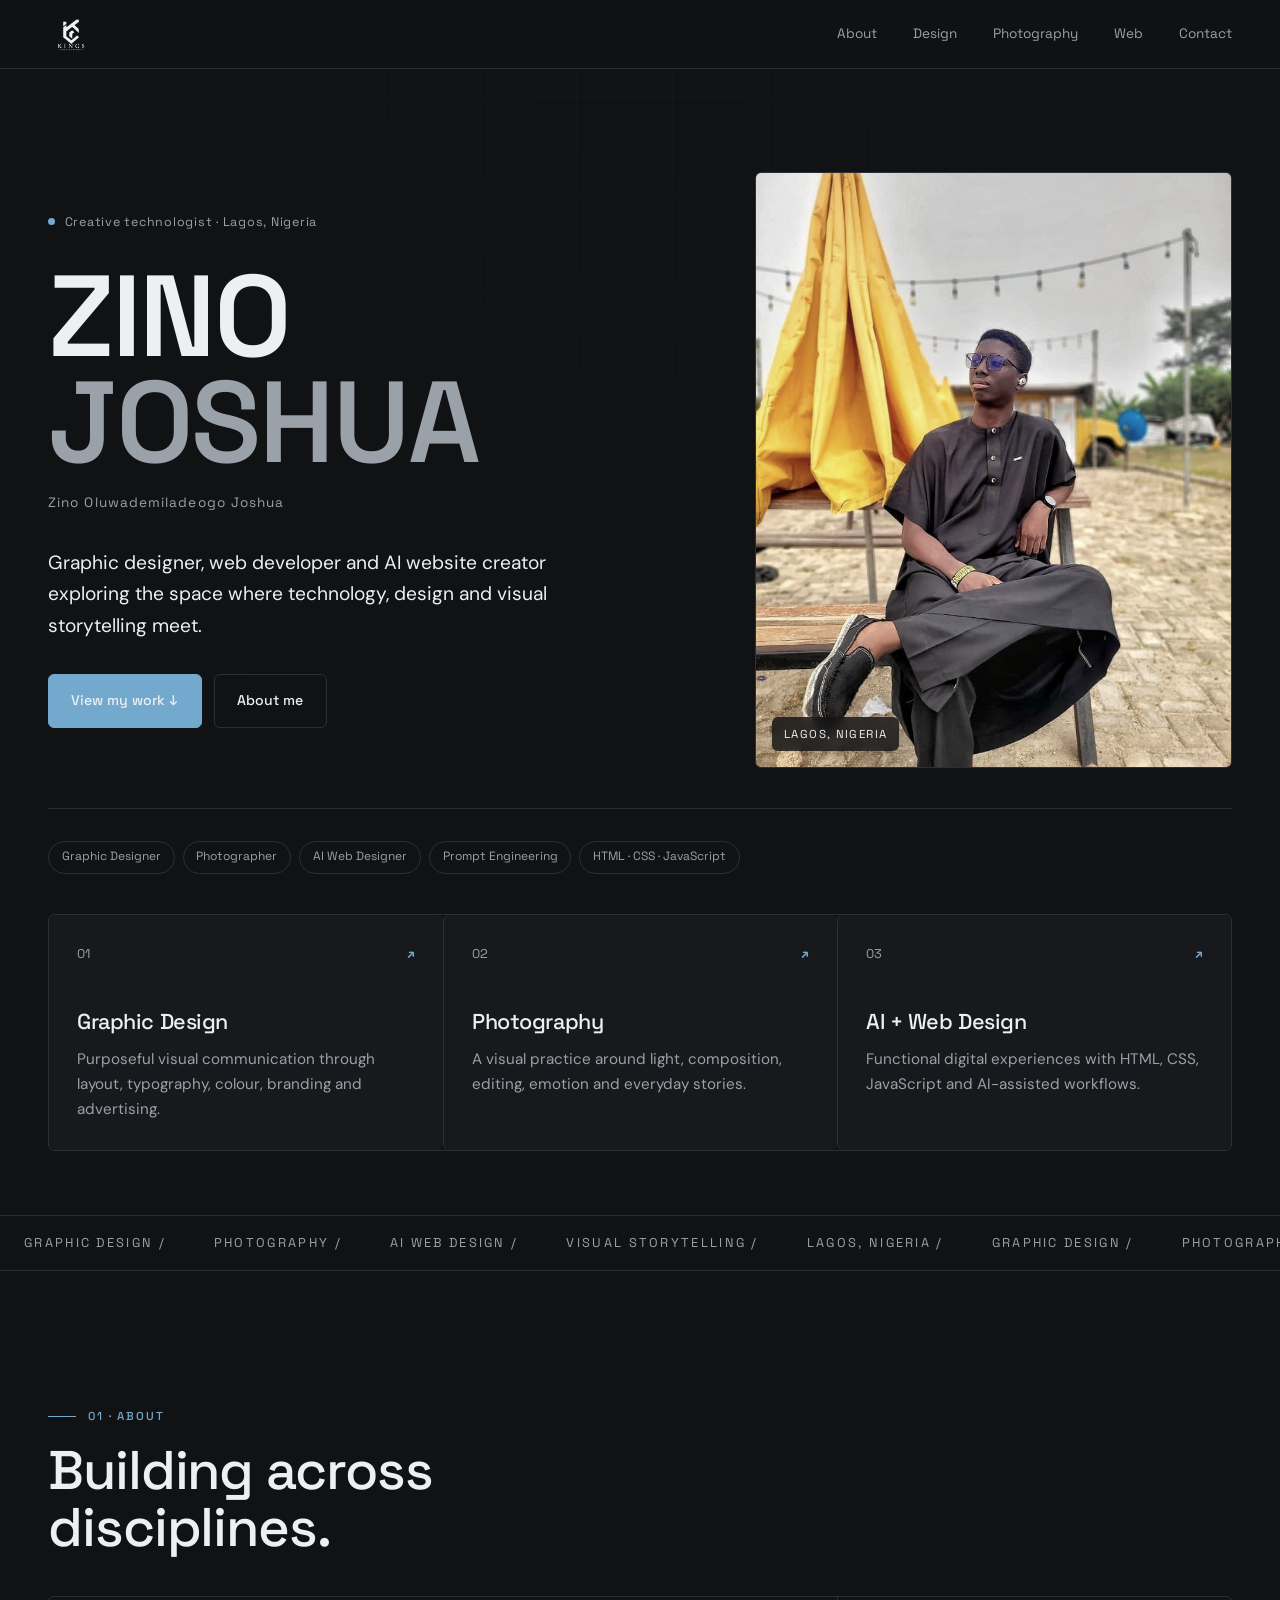
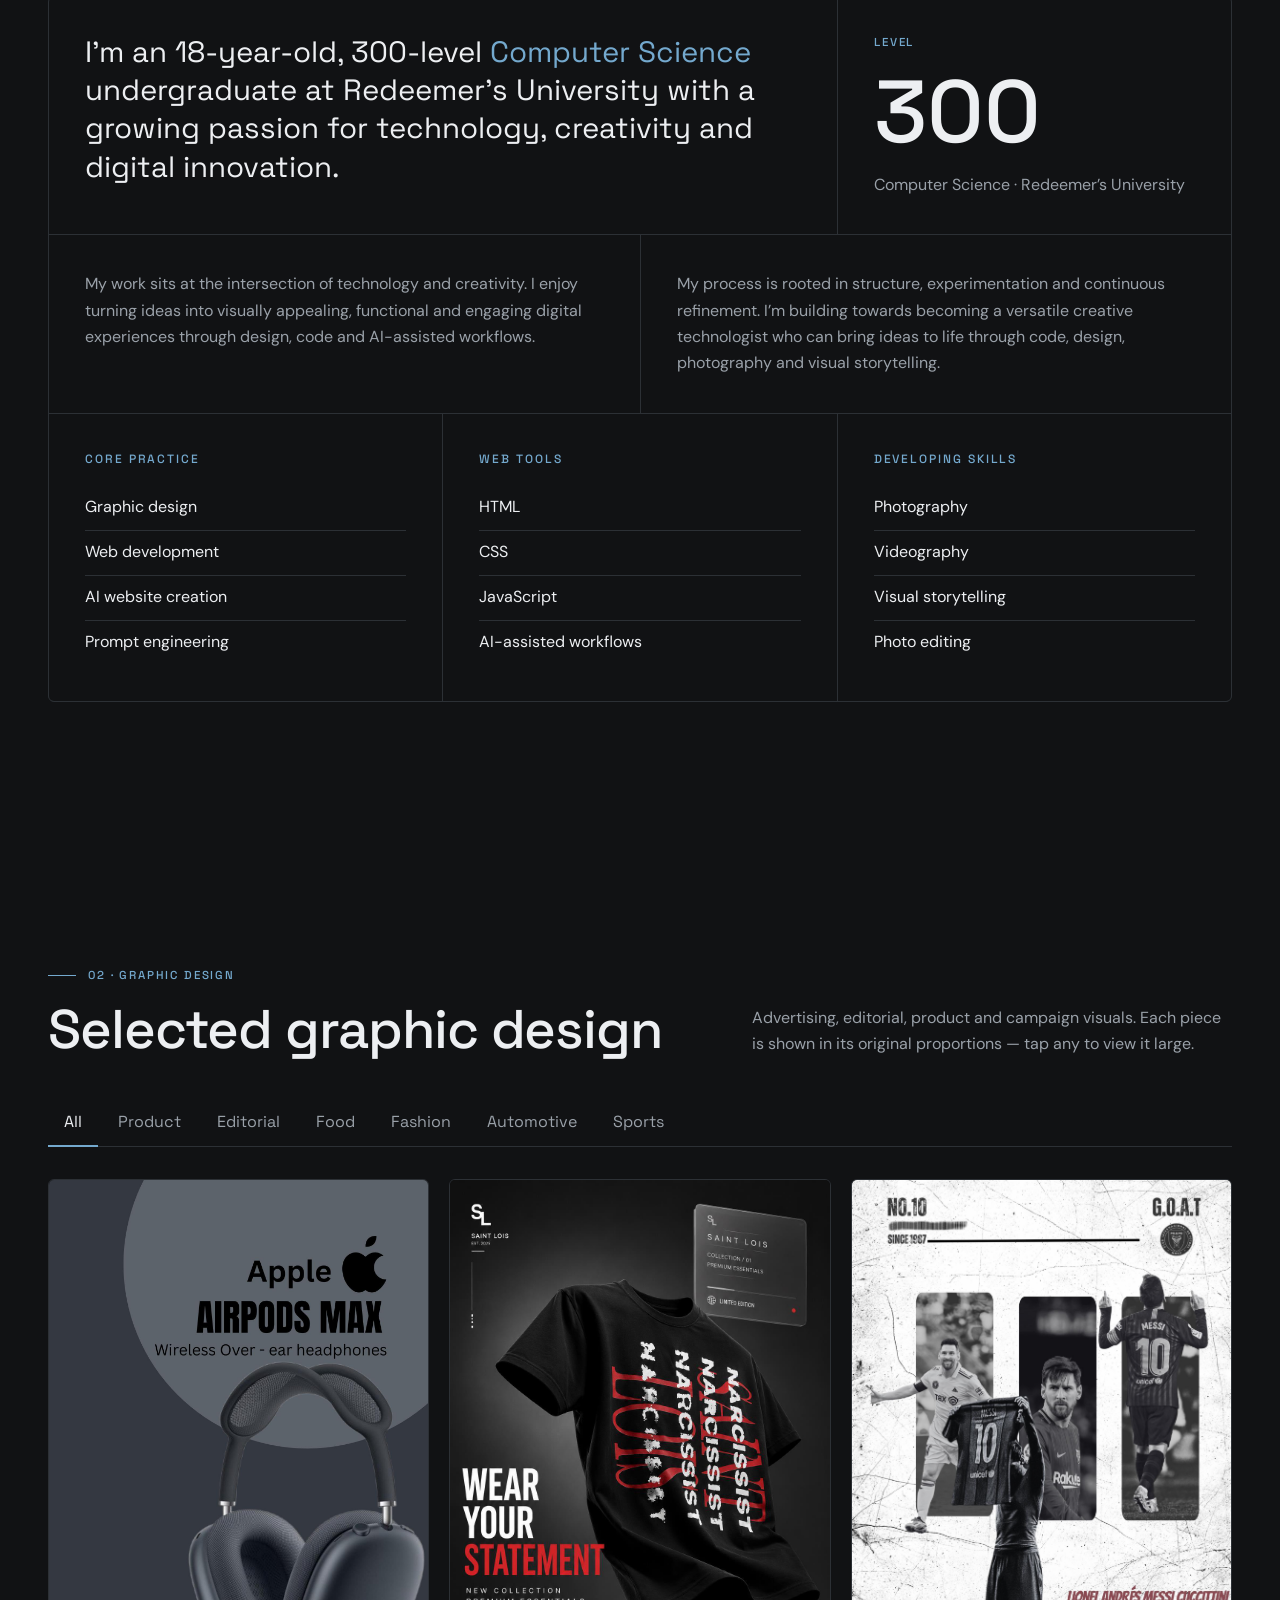
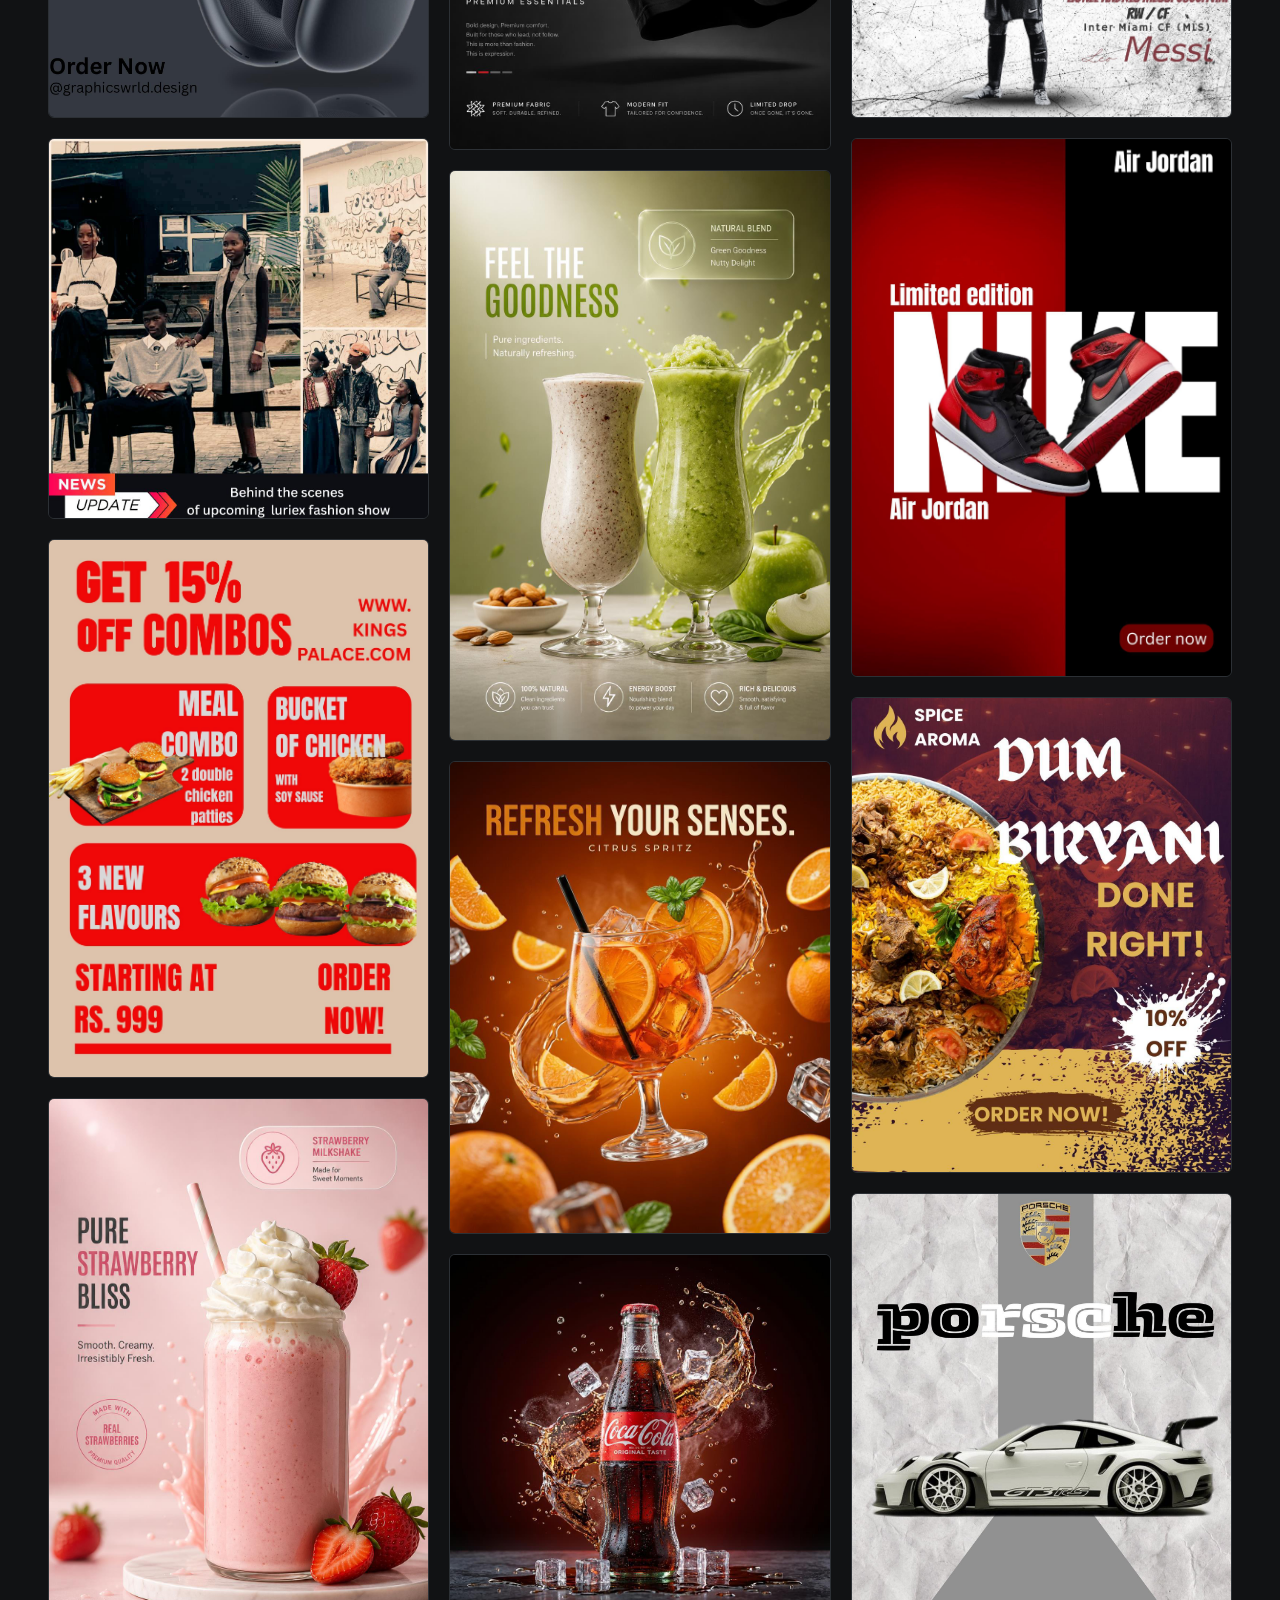
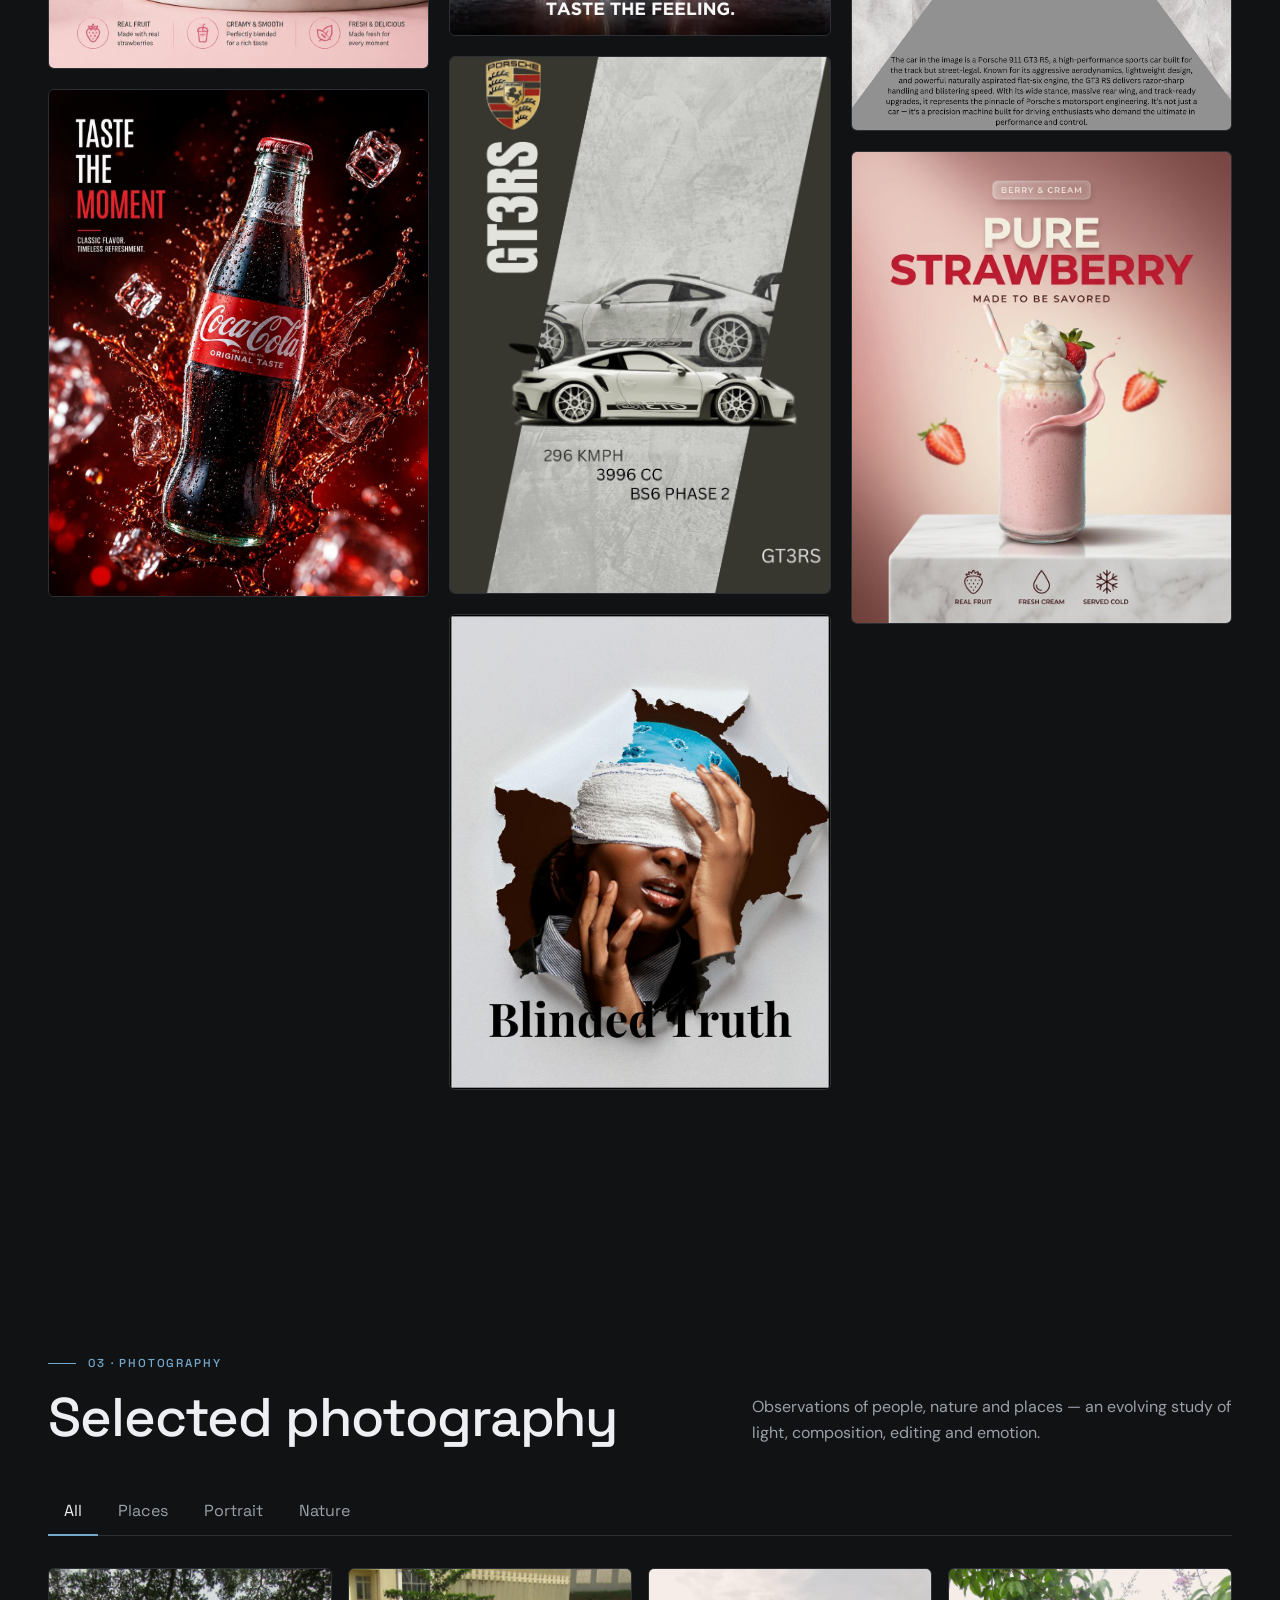
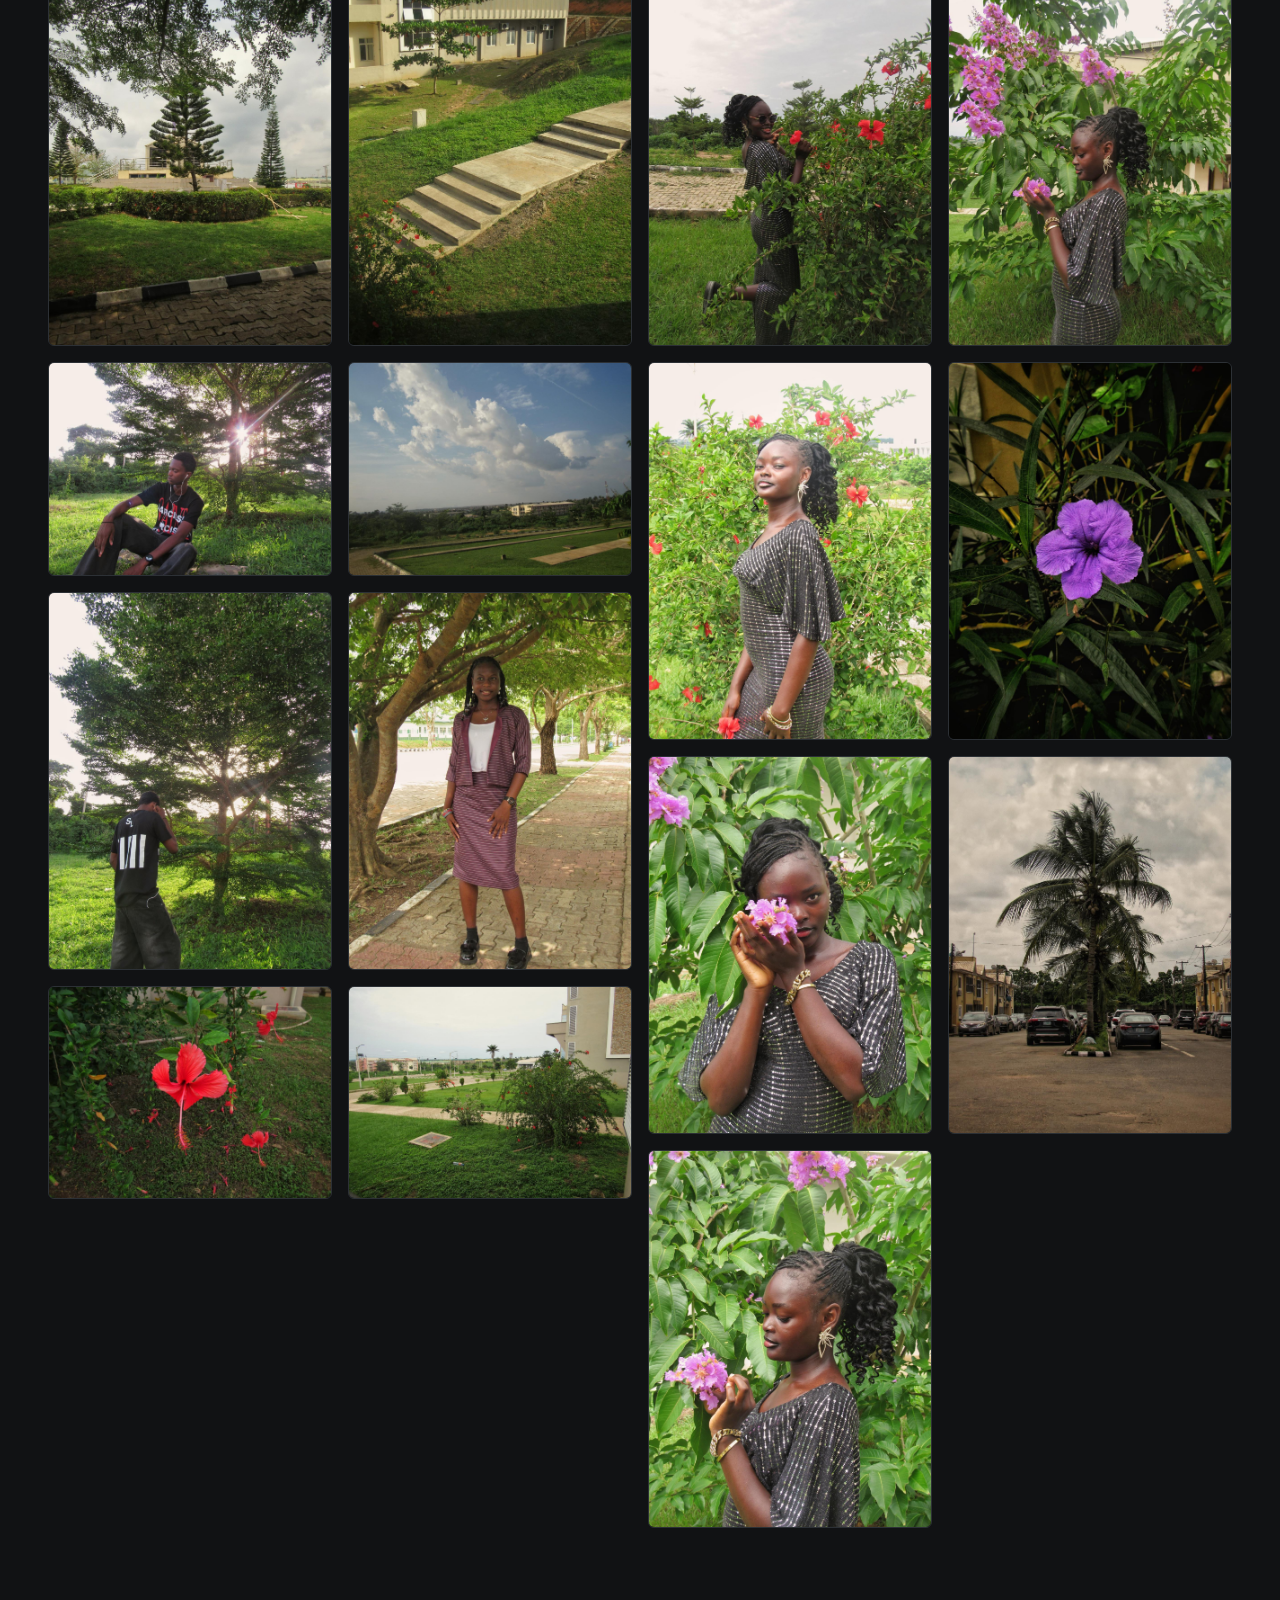
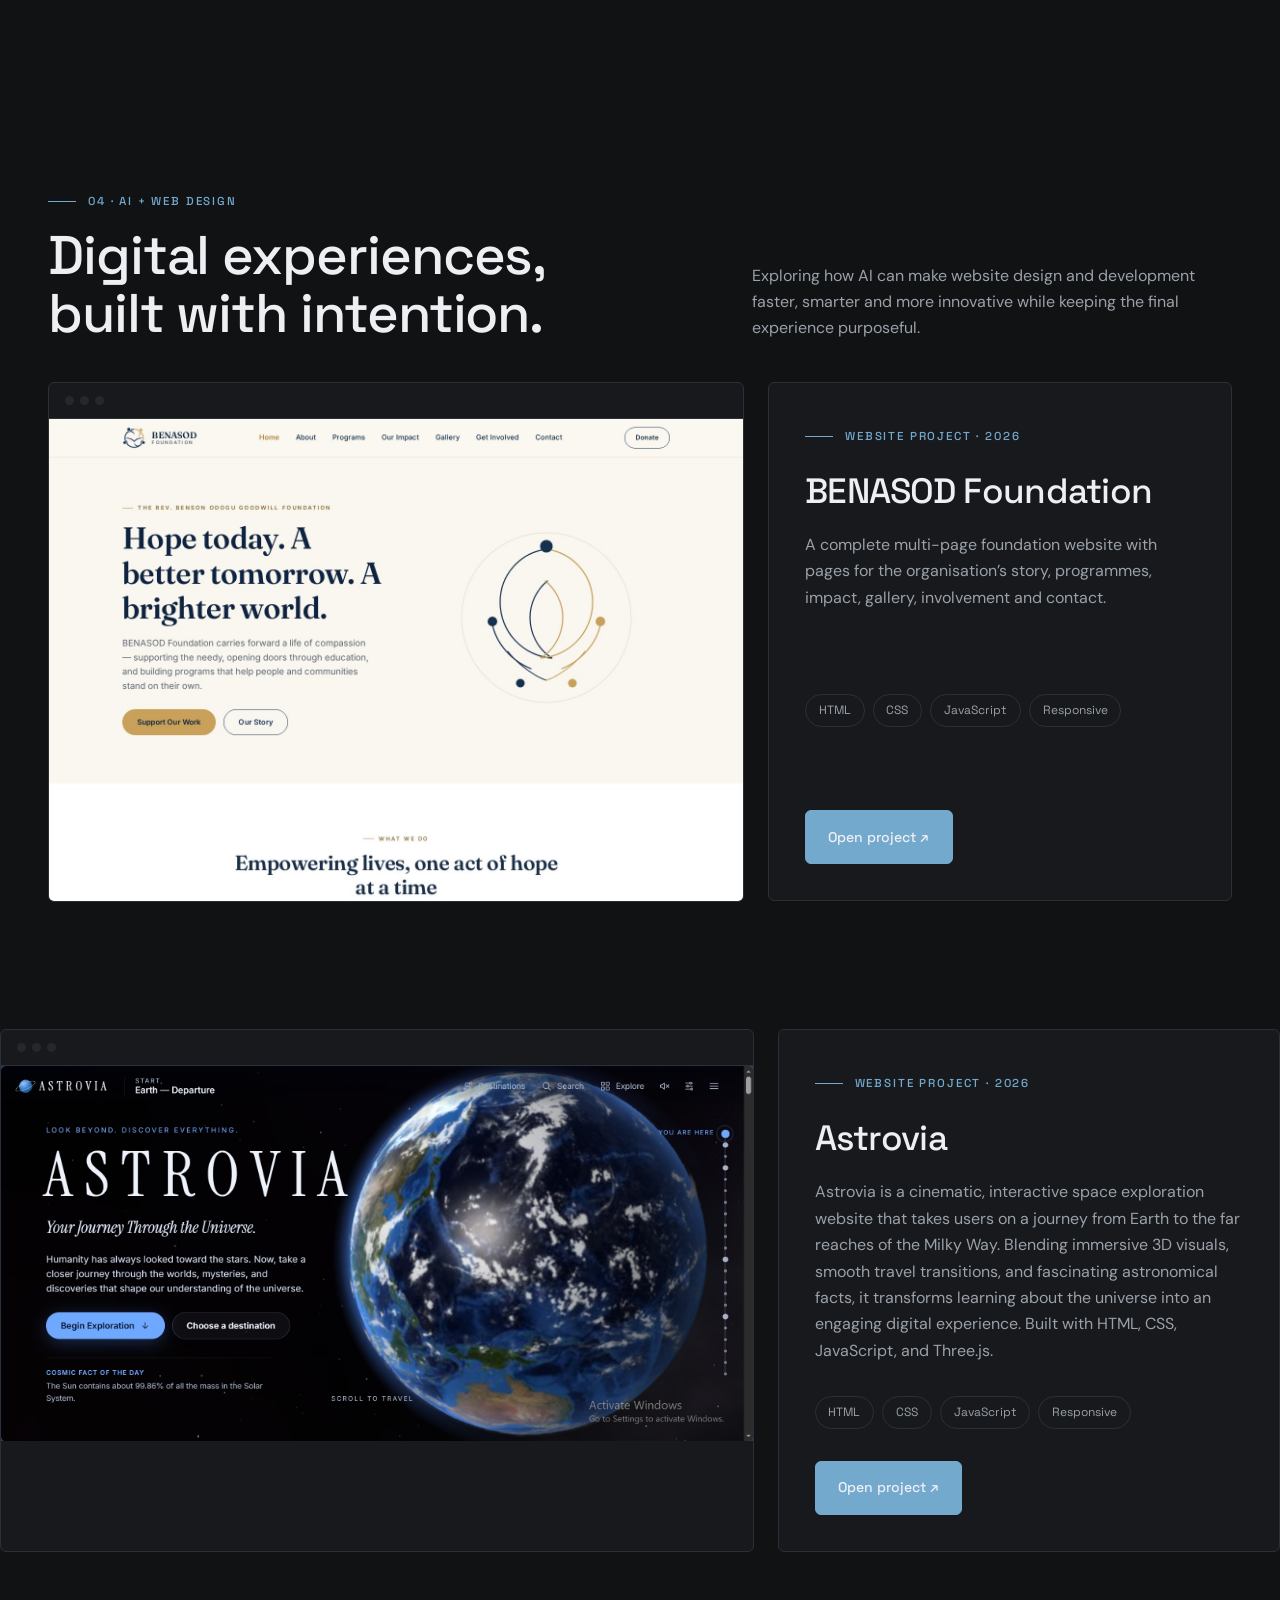
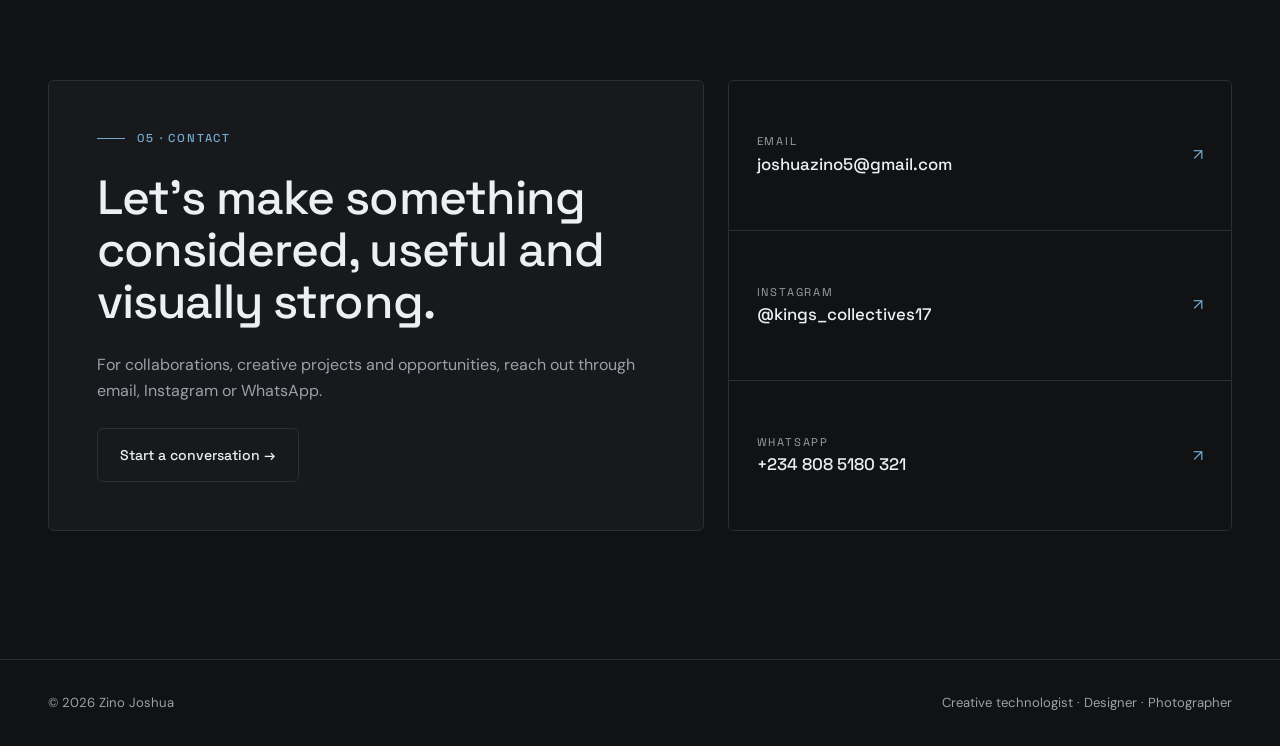
<file: index.html>
<!doctype html>
<html lang="en">
  <head>
    <meta charset="utf-8" />
    <meta name="viewport" content="width=device-width, initial-scale=1" />
    <title>Zino Joshua — Creative Technologist</title>
    <meta
      name="description"
      content="Graphic design, photography and AI-assisted web design by Zino Joshua."
    />
    <link rel="preconnect" href="https://fonts.googleapis.com" />
    <link rel="preconnect" href="https://fonts.gstatic.com" crossorigin />
    <link
      rel="stylesheet"
      href="https://fonts.googleapis.com/css2?family=DM+Sans:opsz,wght@9..40,400;9..40,500;9..40,600&family=Space+Grotesk:wght@400;500;600&display=swap"
    />
    <link rel="stylesheet" href="css/style.css" />
  </head>
  <body style="margin: 0">
    <div class="kp">
      <div class="kp-progress" aria-hidden="true"></div>
      <div class="kp-blob one" aria-hidden="true"></div>
      <div class="kp-blob two" aria-hidden="true"></div>
      <div class="kp-glow" aria-hidden="true"></div>

      <!-- NAVIGATION: edit menu links here -->
      <header class="kp-header">
        <div class="kp-bar">
          <a href="#home" class="kp-logo" aria-label="Zino Joshua, home">
            <img src="assets/images/kings-collectives-light.png" alt="Kings Collectives" />
          </a>
          <nav id="site-nav" class="kp-nav" aria-label="Primary navigation">
            <a href="#about">About</a>
            <a href="#design">Design</a>
            <a href="#photography">Photography</a>
            <a href="#web">Web</a>
            <a href="#contact">Contact</a>
          </nav>
          <button
            id="menu"
            class="kp-menu"
            aria-label="Open menu"
            aria-expanded="false"
            aria-controls="site-nav"
          >
            <span></span><span></span>
          </button>
        </div>
      </header>

      <main class="kp-main">
        <!-- HOME: edit your introduction here -->
        <section id="home" class="kp-wrap kp-hero">
          <div class="kp-tile kp-hero-name kp-reveal">
            <span class="kp-badge"><i></i> Creative technologist · Lagos, Nigeria</span>
            <div>
              <h1 class="kp-name" aria-label="Zino Joshua">
                <span>Z</span><span>I</span><span>N</span><span>O</span>
                <span class="kp-outline"
                  ><span>J</span><span>O</span><span>S</span><span>H</span><span>U</span
                  ><span>A</span></span
                >
              </h1>
              <p class="kp-fullname">Zino Oluwademiladeogo Joshua</p>
            </div>
            <p class="kp-lead">
              Graphic designer, web developer and AI website creator exploring the space where
              technology, design and visual storytelling meet.
            </p>
            <div class="kp-actions">
              <a href="#design" class="kp-btn" data-magnetic><span>View my work ↓</span></a>
              <a href="#about" class="kp-btn-ghost" data-magnetic>About me</a>
            </div>
          </div>
          <figure class="kp-tile kp-hero-photo kp-reveal" style="margin: 0; --d: 1" data-tilt>
            <img src="assets/images/profile.jpg" alt="Zino Joshua seated outdoors" />
            <span class="kp-sticker">Lagos, Nigeria</span>
          </figure>
          <div class="kp-tags kp-reveal" style="--d: 2">
            <span class="kp-pill purple">Graphic Designer</span>
            <span class="kp-pill blue">Photographer</span>
            <span class="kp-pill mint">AI Web Designer</span>
            <span class="kp-pill sun">Prompt Engineering</span>
            <span class="kp-pill dark">HTML · CSS · JavaScript</span>
          </div>
          <div class="kp-disc">
            <a href="#design" class="kp-tile kp-reveal purple" style="--d: 0">
              <span class="num"><span>01</span><b>↗</b></span>
              <span
                ><h2>Graphic Design</h2>
                <p>
                  Purposeful visual communication through layout, typography, colour, branding
                  and advertising.
                </p></span
              >
            </a>
            <a href="#photography" class="kp-tile kp-reveal blue" style="--d: 1">
              <span class="num"><span>02</span><b>↗</b></span>
              <span
                ><h2>Photography</h2>
                <p>
                  A visual practice around light, composition, editing, emotion and everyday
                  stories.
                </p></span
              >
            </a>
            <a href="#web" class="kp-tile kp-reveal mint" style="--d: 2">
              <span class="num"><span>03</span><b>↗</b></span>
              <span
                ><h2>AI + Web Design</h2>
                <p>
                  Functional digital experiences with HTML, CSS, JavaScript and AI-assisted
                  workflows.
                </p></span
              >
            </a>
          </div>
        </section>

        <!-- SCROLLING BANNER: filled in by js/script.js -->
        <div class="kp-marquee" aria-hidden="true"><div id="marquee"></div></div>

        <!-- ABOUT: edit biography and skills here -->
        <section id="about" class="kp-wrap kp-section">
          <div class="kp-head kp-reveal">
            <div>
              <span class="kp-eyebrow">01 · About</span>
              <h2 class="kp-h2">Building across disciplines.</h2>
            </div>
          </div>
          <div class="kp-about">
            <div class="kp-tile kp-statement kp-reveal">
              I’m an 18-year-old, 300-level <em>Computer Science</em> undergraduate at Redeemer’s
              University with a growing passion for technology, creativity and digital innovation.
            </div>
            <div class="kp-tile kp-uni kp-reveal" style="--d: 1" data-tilt>
              <span class="kp-mono">Level</span><strong>300</strong
              ><span>Computer Science · Redeemer’s University</span>
            </div>
            <div class="kp-tile kp-text kp-reveal">
              <p>
                My work sits at the intersection of technology and creativity. I enjoy turning
                ideas into visually appealing, functional and engaging digital experiences through
                design, code and AI-assisted workflows.
              </p>
            </div>
            <div class="kp-tile kp-text kp-reveal" style="--d: 1">
              <p>
                My process is rooted in structure, experimentation and continuous refinement. I’m
                building towards becoming a versatile creative technologist who can bring ideas to
                life through code, design, photography and visual storytelling.
              </p>
            </div>
            <div class="kp-tile kp-skill kp-reveal">
              <h3>Core practice</h3>
              <ul>
                <li>Graphic design</li>
                <li>Web development</li>
                <li>AI website creation</li>
                <li>Prompt engineering</li>
              </ul>
            </div>
            <div class="kp-tile kp-skill kp-reveal" style="--d: 1">
              <h3>Web tools</h3>
              <ul>
                <li>HTML</li>
                <li>CSS</li>
                <li>JavaScript</li>
                <li>AI-assisted workflows</li>
              </ul>
            </div>
            <div class="kp-tile kp-skill kp-reveal" style="--d: 2">
              <h3>Developing skills</h3>
              <ul>
                <li>Photography</li>
                <li>Videography</li>
                <li>Visual storytelling</li>
                <li>Photo editing</li>
              </ul>
            </div>
          </div>
        </section>

        <!-- GRAPHIC DESIGN: pieces are listed in js/script.js -->
        <section id="design" class="kp-wrap kp-section">
          <div class="kp-head kp-reveal">
            <div>
              <span class="kp-eyebrow">02 · Graphic Design</span>
              <h2 class="kp-h2">Selected graphic design</h2>
            </div>
            <p>
              Advertising, editorial, product and campaign visuals. Each piece is shown in its
              original proportions — tap any to view it large.
            </p>
          </div>
          <div class="kp-filters kp-reveal" data-for="design-grid"></div>
          <div id="design-grid" class="kp-masonry"></div>
        </section>

        <!-- PHOTOGRAPHY: photos are listed in js/script.js -->
        <section id="photography" class="kp-wrap kp-section">
          <div class="kp-head kp-reveal">
            <div>
              <span class="kp-eyebrow">03 · Photography</span>
              <h2 class="kp-h2">Selected photography</h2>
            </div>
            <p>
              Observations of people, nature and places — an evolving study of light, composition,
              editing and emotion.
            </p>
          </div>
          <div class="kp-filters kp-reveal" data-for="photo-grid"></div>
          <div id="photo-grid" class="kp-masonry photos"></div>
        </section>

        <!-- WEB PROJECTS: the full local project is in assets/projects -->
        <section id="web" class="kp-wrap kp-section">
          <div class="kp-head kp-reveal">
            <div>
              <span class="kp-eyebrow">04 · AI + Web Design</span>
              <h2 class="kp-h2">Digital experiences, built with intention.</h2>
            </div>
            <p>
              Exploring how AI can make website design and development faster, smarter and more
              innovative while keeping the final experience purposeful.
            </p>
          </div>
          <article class="kp-project">
            <a
              href="assets/projects/benasod-foundation-website/index.html"
              target="_blank"
              class="kp-tile kp-shot kp-reveal"
              data-tilt
              aria-label="Open the BENASOD Foundation website"
            >
              <span class="kp-browser" aria-hidden="true"><i></i><i></i><i></i></span>
              <span class="frame" style="display: block"
                ><img
                  src="assets/images/benasod-preview.jpg"
                  alt="BENASOD Foundation website home page"
                  loading="lazy"
              /></span>
            </a>
            <div class="kp-tile kp-project-info kp-reveal" style="--d: 1">
              <div>
                <span class="kp-eyebrow">Website project · 2026</span>
                <h3>BENASOD Foundation</h3>
                <p>
                  A complete multi-page foundation website with pages for the organisation’s
                  story, programmes, impact, gallery, involvement and contact.
                </p>
              </div>
              <div class="kp-stack">
                <span class="kp-pill purple">HTML</span><span class="kp-pill blue">CSS</span
                ><span class="kp-pill mint">JavaScript</span
                ><span class="kp-pill sun">Responsive</span>
              </div>
              <a
                href="assets/projects/benasod-foundation-website/index.html"
                target="_blank"
                class="kp-btn"
                data-magnetic
                style="width: fit-content"
                ><span>Open project ↗</span></a
              >
            </div>
          </article>
        </section>

        <article class="kp-project">
            <a
              href="assets/projects/astrovia/index.html"
              target="_blank"
              class="kp-tile kp-shot kp-reveal"
              data-tilt
              aria-label="Open the Astrovia website"
            >
              <span class="kp-browser" aria-hidden="true"><i></i><i></i><i></i></span>
              <span class="frame" style="display: block"
                ><img
                  src="assets/images/Astrovia-preview 2.png"
                  alt="Astrovia website home page"
                  loading="lazy"
              /></span>
            </a>
            <div class="kp-tile kp-project-info kp-reveal" style="--d: 1">
              <div>
                <span class="kp-eyebrow">Website project · 2026</span>
                <h3>Astrovia</h3>
                <p>
                Astrovia is a cinematic, interactive space exploration website that takes users on a journey from Earth to the far reaches of the Milky Way. Blending immersive 3D visuals, smooth travel transitions, and fascinating astronomical facts, it transforms learning about the universe into an engaging digital experience. Built with HTML, CSS, JavaScript, and Three.js.

                </p>
              </div>
              <div class="kp-stack">
                <span class="kp-pill purple">HTML</span><span class="kp-pill blue">CSS</span
                ><span class="kp-pill mint">JavaScript</span
                ><span class="kp-pill sun">Responsive</span>
              </div>
              <a
                href="assets/projects/astrovia/index.html"
                target="_blank"
                class="kp-btn"
                data-magnetic
                style="width: fit-content"
                ><span>Open project ↗</span></a
              >
            </div>
          </article>
        </section>

        <!-- CONTACT: update contact details here -->
        <section id="contact" class="kp-wrap kp-section">
          <div class="kp-contact">
            <div class="kp-tile kp-cta kp-reveal">
              <span class="kp-eyebrow" style="color: inherit">05 · Contact</span>
              <h2>Let’s make something considered, useful and visually strong.</h2>
              <p>
                For collaborations, creative projects and opportunities, reach out through email,
                Instagram or WhatsApp.
              </p>
              <a href="mailto:joshuazino5@gmail.com" class="kp-btn-ghost" data-magnetic
                >Start a conversation →</a
              >
            </div>
            <div class="kp-links">
              <a href="mailto:joshuazino5@gmail.com" class="kp-tile kp-link kp-reveal">
                <span><small>Email</small><b>joshuazino5@gmail.com</b></span
                ><span class="go">↗</span>
              </a>
              <a
                href="https://www.instagram.com/kings_collectives17"
                target="_blank"
                rel="noreferrer"
                class="kp-tile kp-link kp-reveal"
                style="--d: 1"
              >
                <span><small>Instagram</small><b>@kings_collectives17</b></span
                ><span class="go">↗</span>
              </a>
              <a
                href="https://wa.me/2348085180321"
                target="_blank"
                rel="noreferrer"
                class="kp-tile kp-link kp-reveal"
                style="--d: 2"
              >
                <span><small>WhatsApp</small><b>+234 808 5180 321</b></span
                ><span class="go">↗</span>
              </a>
            </div>
          </div>
        </section>
      </main>

      <footer class="kp-footer">
        <span>© <span id="year"></span> Zino Joshua</span>
        <span>Creative technologist · Designer · Photographer</span>
      </footer>

      <!-- IMAGE VIEWER -->
      <div id="lightbox" class="kp-lightbox" hidden role="dialog" aria-modal="true" aria-label="Image viewer">
        <button class="kp-round close" aria-label="Close image">✕</button>
        <img alt="" />
        <div class="kp-lb-controls">
          <button class="kp-round prev" aria-label="Previous image">←</button>
          <span id="image-count"></span>
          <button class="kp-round next" aria-label="Next image">→</button>
        </div>
      </div>
    </div>
    <script src="js/script.js"></script>
  </body>
</html>
</file>
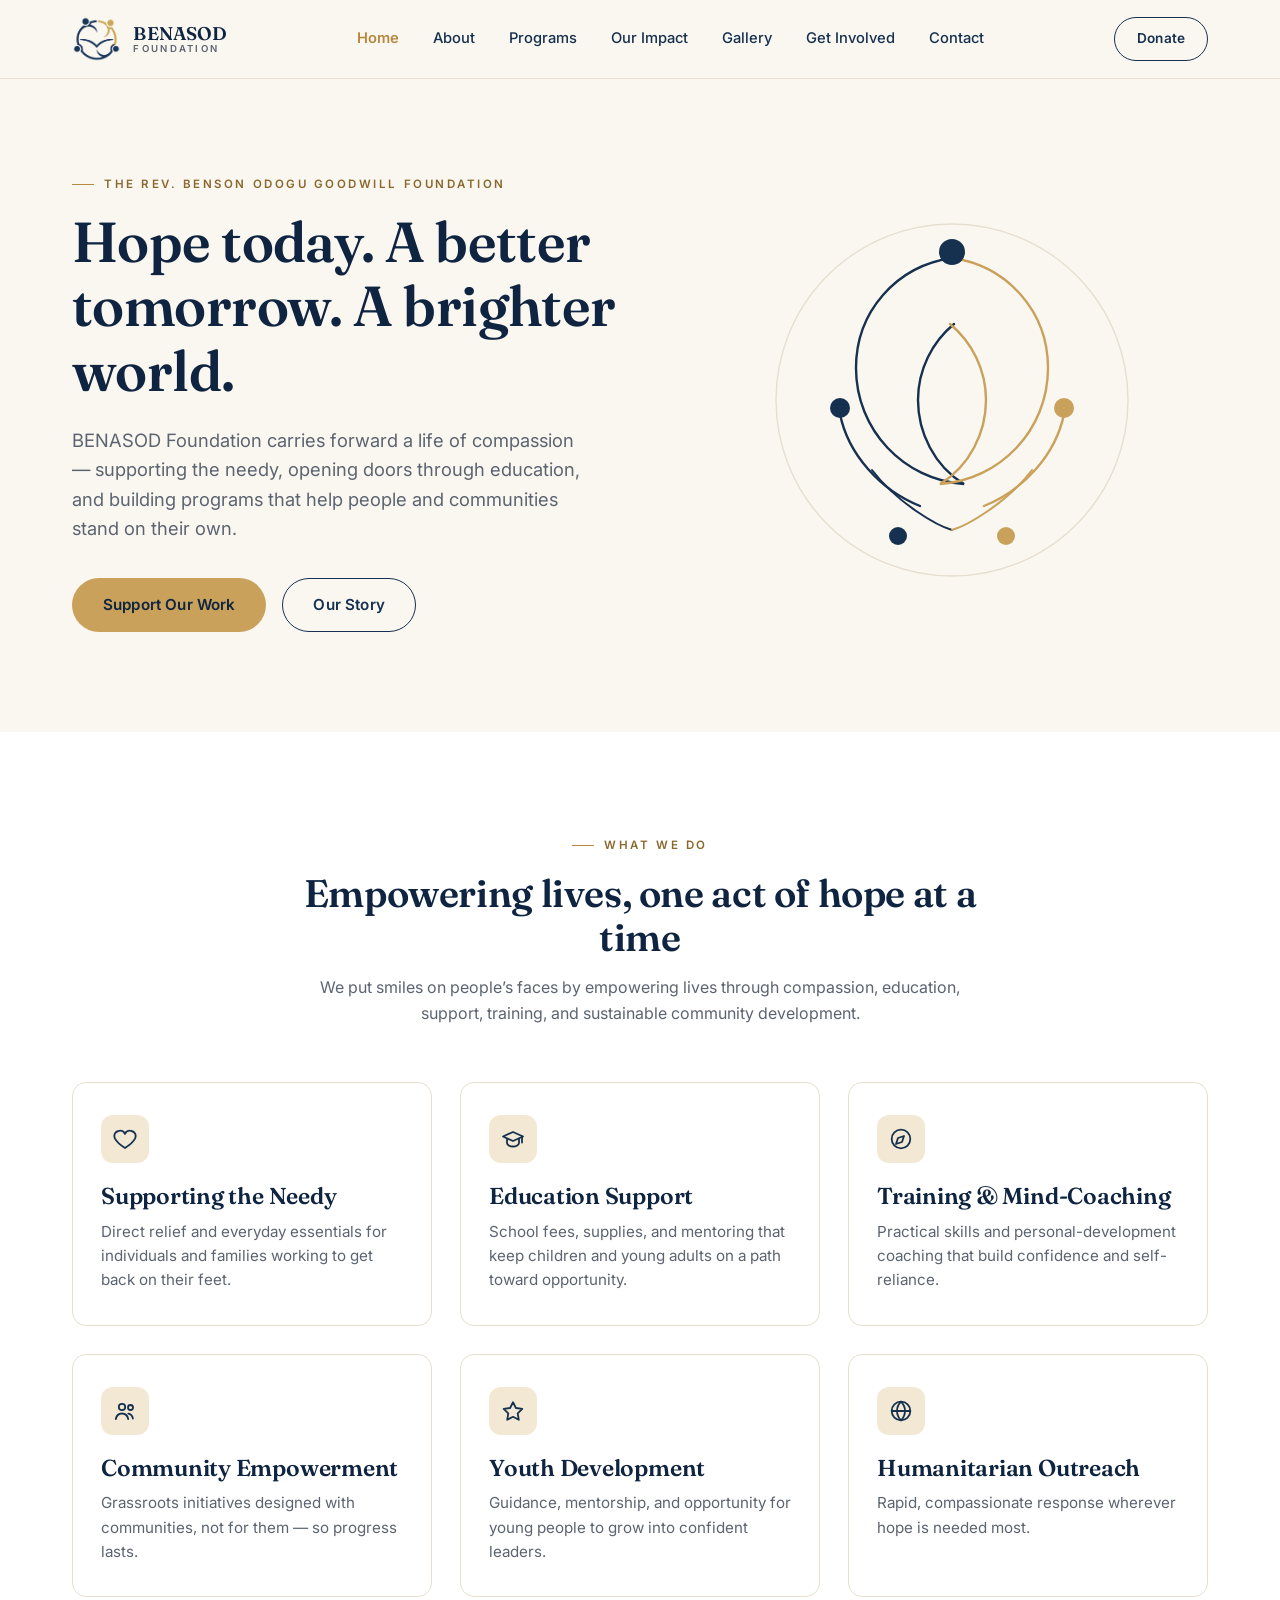
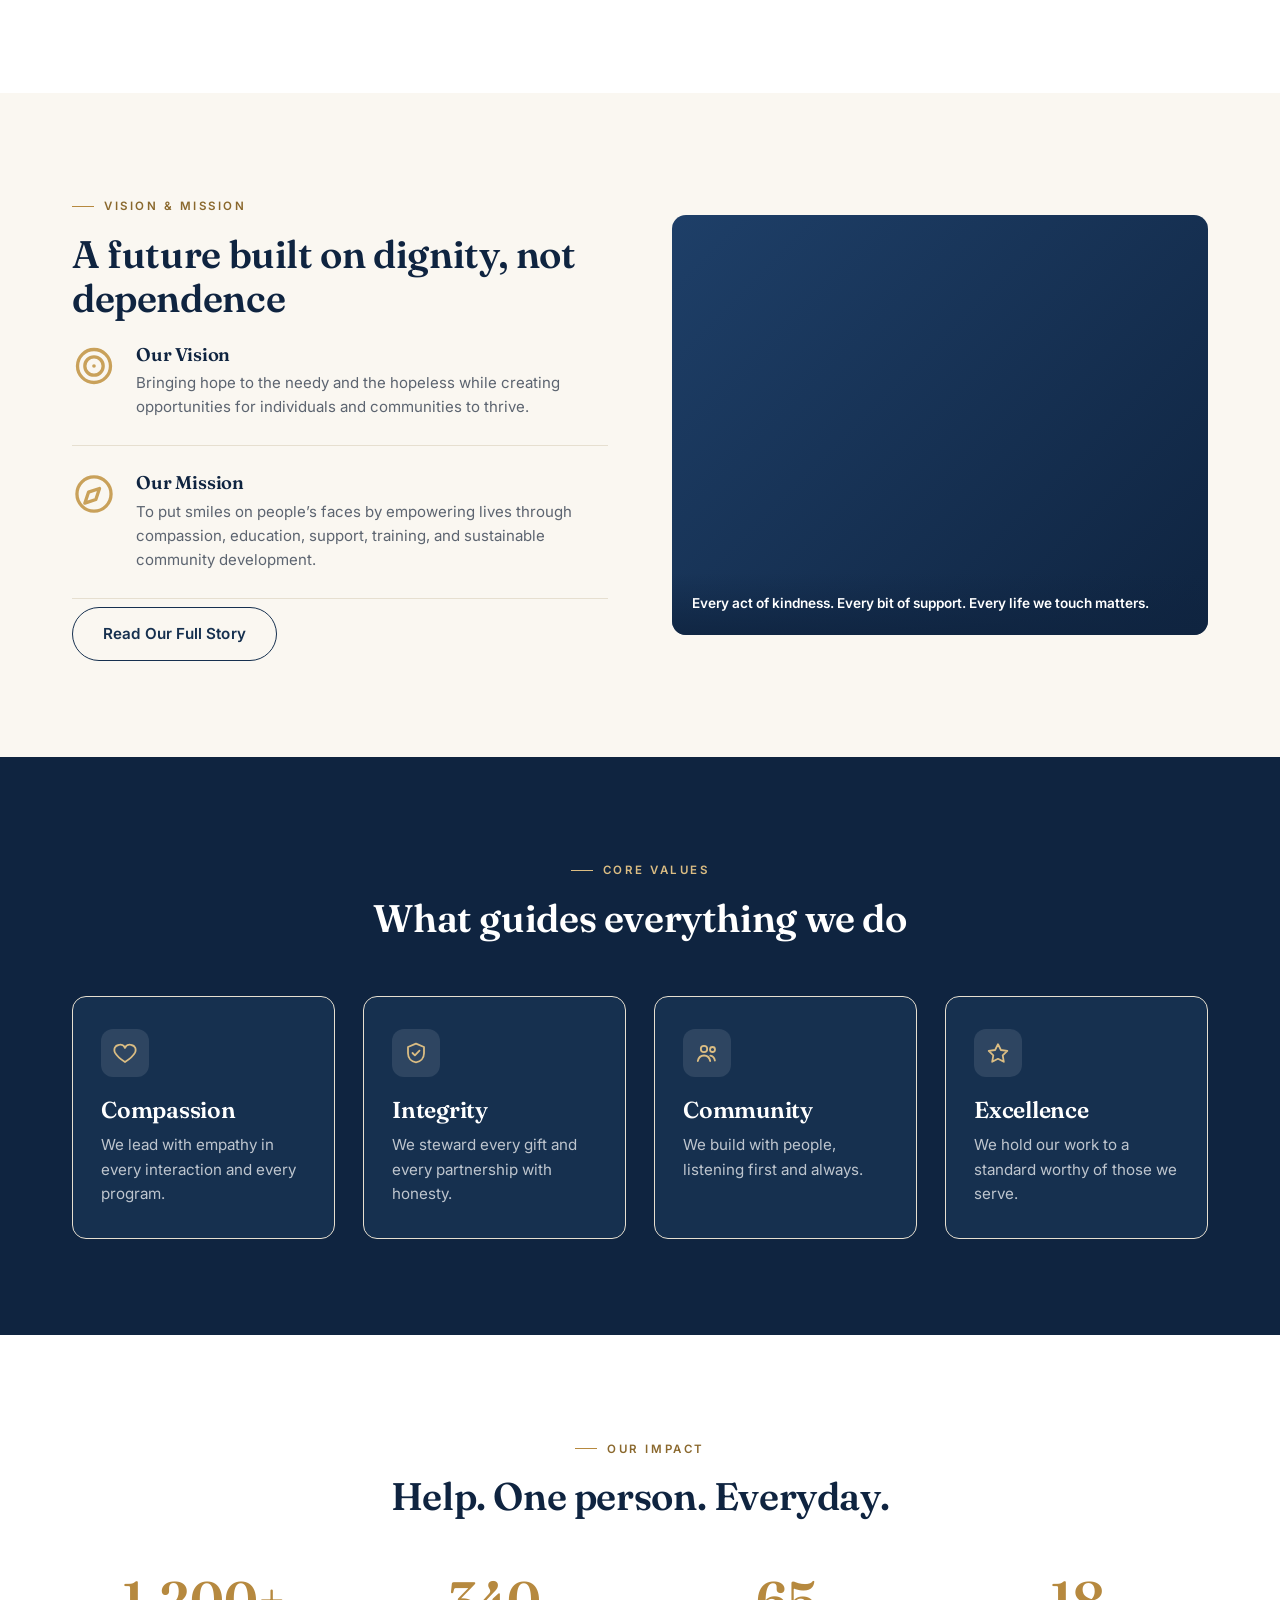
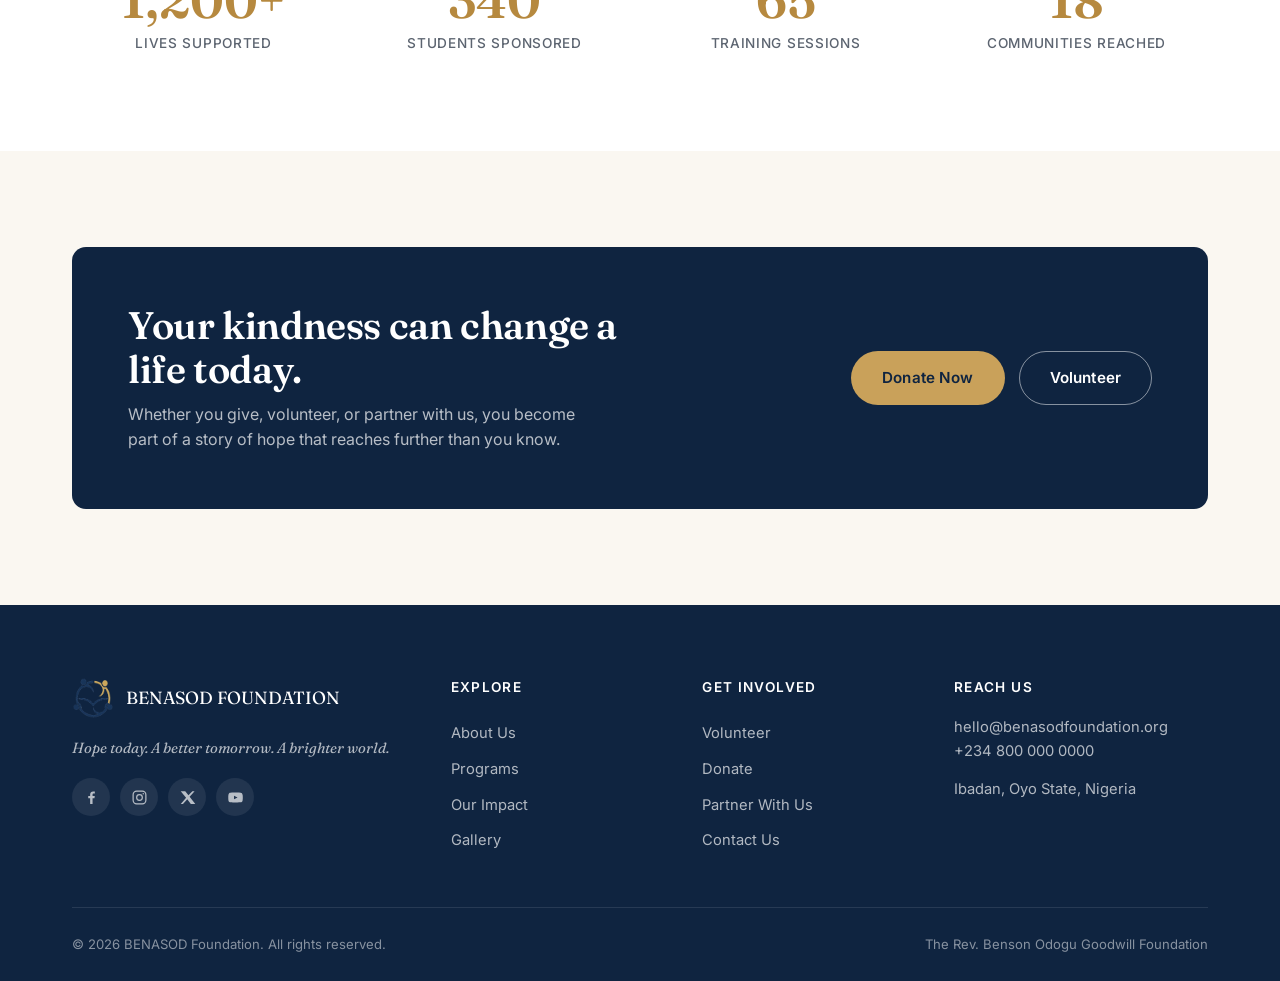
<file: assets/projects/benasod-foundation-website/index.html>
<!DOCTYPE html>
<html lang="en">
<head>
<meta charset="UTF-8">
<meta name="viewport" content="width=device-width, initial-scale=1.0">
<title>Home | BENASOD Foundation</title>
<meta name="description" content="BENASOD Foundation brings hope today, a better tomorrow, and a brighter world through compassion, education, training and community empowerment.">
<link rel="icon" type="image/png" href="assets/logo-mark.png">
<link rel="preconnect" href="https://fonts.googleapis.com">
<link rel="preconnect" href="https://fonts.gstatic.com" crossorigin>
<link href="https://fonts.googleapis.com/css2?family=Fraunces:opsz,wght@9..144,500;9..144,600;9..144,700&family=Inter:wght@400;500;600;700&display=swap" rel="stylesheet">
<link rel="stylesheet" href="css/style.css">
</head>
<body>
  <a class="skip-link" href="#main">Skip to content</a>
  <header class="site-header">
    <div class="header-inner">
      <a href="index.html" class="brand" aria-label="BENASOD Foundation home">
        <img src="assets/logo-mark.png" alt="" width="46" height="46">
        <span class="brand-text">
          <span class="name">BENASOD</span>
          <span class="sub">FOUNDATION</span>
        </span>
      </a>
      <nav class="main-nav" id="main-nav" aria-label="Primary">
        <a href="index.html" class="active" aria-current="page">Home</a>
        <a href="about.html">About</a>
        <a href="programs.html">Programs</a>
        <a href="impact.html">Our Impact</a>
        <a href="gallery.html">Gallery</a>
        <a href="get-involved.html">Get Involved</a>
        <a href="contact.html">Contact</a>
      </nav>
      <div class="header-cta">
        <a href="get-involved.html#donate" class="btn btn-outline btn-sm">Donate</a>
        <button class="nav-toggle" aria-label="Open menu" aria-expanded="false" aria-controls="main-nav">
          <svg viewBox="0 0 24 24" fill="none" stroke="currentColor" stroke-width="1.8"><path d="M3 6h18M3 12h18M3 18h18" stroke-linecap="round"/></svg>
        </button>
      </div>
    </div>
  </header>

<main id="main">

  <section class="hero">
    <div class="container hero-grid">
      <div class="reveal in">
        <span class="eyebrow">The Rev. Benson Odogu Goodwill Foundation</span>
        <h1>Hope today. A better tomorrow. A brighter world.</h1>
        <p class="lede">BENASOD Foundation carries forward a life of compassion &mdash; supporting the needy, opening doors through education, and building programs that help people and communities stand on their own.</p>
        <div class="hero-actions">
          <a href="get-involved.html#donate" class="btn btn-gold">Support Our Work</a>
          <a href="about.html" class="btn btn-outline">Our Story</a>
        </div>
      </div>
      <div class="hero-art reveal in" style="transition-delay:.15s">
        <svg viewBox="0 0 460 460" xmlns="http://www.w3.org/2000/svg" role="img" aria-label="Circle of hands, the BENASOD signature motif">
  <g fill="none" stroke="#16304f" stroke-width="2.4" stroke-linecap="round" opacity="1">
    <circle cx="230" cy="230" r="176" stroke="#e6dfd0" stroke-width="1.4"/>
    <path d="M230 88c-56 8-96 54-96 110 0 62 48 112 108 116 -30-18-46-52-46-84 0-30 14-58 36-76" />
    <path d="M230 88c56 8 96 54 96 110 0 62-48 112-108 116 30-18 46-52 46-84 0-30-14-58-36-76" stroke="#c9a15a"/>
    <path d="M118 244c8 40 40 76 80 92" />
    <path d="M342 244c-8 40-40 76-80 92" stroke="#c9a15a"/>
    <path d="M150 300c26 34 66 56 80 60" stroke-width="2"/>
    <path d="M310 300c-26 34-66 56-80 60" stroke="#c9a15a" stroke-width="2"/>
  </g>
  <g>
    <circle cx="230" cy="82" r="13" fill="#16304f"/>
    <circle cx="118" cy="238" r="10" fill="#16304f"/>
    <circle cx="342" cy="238" r="10" fill="#c9a15a"/>
    <circle cx="176" cy="366" r="9" fill="#16304f"/>
    <circle cx="284" cy="366" r="9" fill="#c9a15a"/>
  </g>
</svg>
      </div>
    </div>
  </section>

  <section class="section section-alt">
    <div class="container">
      <div class="section-header center mx-auto reveal">
        <span class="eyebrow" style="justify-content:center;">What We Do</span>
        <h2>Empowering lives, one act of hope at a time</h2>
        <p style="margin-top:16px;">We put smiles on people&rsquo;s faces by empowering lives through compassion, education, support, training, and sustainable community development.</p>
      </div>
      <div class="grid grid-3">
        <div class="card reveal">
          <div class="icon"><svg viewBox="0 0 24 24" fill="none" stroke="currentColor" stroke-width="1.8"><path d="M12 21s-7.5-4.6-10-9.3C.4 8.2 2 4.5 5.6 4A5 5 0 0 1 12 7a5 5 0 0 1 6.4-3c3.6.5 5.2 4.2 3.6 7.7C19.5 16.4 12 21 12 21Z" stroke-linecap="round" stroke-linejoin="round"/></svg></div>
          <h3>Supporting the Needy</h3>
          <p>Direct relief and everyday essentials for individuals and families working to get back on their feet.</p>
        </div>
        <div class="card reveal" style="transition-delay:.05s">
          <div class="icon"><svg viewBox="0 0 24 24" fill="none" stroke="currentColor" stroke-width="1.8"><path d="M2 9.5 12 5l10 4.5L12 14 2 9.5Z" stroke-linecap="round" stroke-linejoin="round"/><path d="M6 11.7v4.4c0 1.6 2.7 3.4 6 3.4s6-1.8 6-3.4v-4.4" stroke-linecap="round" stroke-linejoin="round"/><path d="M21 9.5V15.5" stroke-linecap="round"/></svg></div>
          <h3>Education Support</h3>
          <p>School fees, supplies, and mentoring that keep children and young adults on a path toward opportunity.</p>
        </div>
        <div class="card reveal" style="transition-delay:.1s">
          <div class="icon"><svg viewBox="0 0 24 24" fill="none" stroke="currentColor" stroke-width="1.8"><circle cx="12" cy="12" r="9.3" stroke-linecap="round"/><path d="M15 9l-2 6-6 2 2-6 6-2Z" stroke-linecap="round" stroke-linejoin="round"/></svg></div>
          <h3>Training &amp; Mind-Coaching</h3>
          <p>Practical skills and personal-development coaching that build confidence and self-reliance.</p>
        </div>
        <div class="card reveal" style="transition-delay:.05s">
          <div class="icon"><svg viewBox="0 0 24 24" fill="none" stroke="currentColor" stroke-width="1.8"><circle cx="9" cy="8" r="3.2" stroke-linecap="round"/><path d="M2.8 20c.7-3.4 3.3-5.5 6.2-5.5s5.5 2.1 6.2 5.5" stroke-linecap="round" stroke-linejoin="round"/><circle cx="17.5" cy="8.5" r="2.5" stroke-linecap="round"/><path d="M15.3 14.7c2.2.3 4 2 4.6 4.8" stroke-linecap="round" stroke-linejoin="round"/></svg></div>
          <h3>Community Empowerment</h3>
          <p>Grassroots initiatives designed with communities, not for them &mdash; so progress lasts.</p>
        </div>
        <div class="card reveal" style="transition-delay:.1s">
          <div class="icon"><svg viewBox="0 0 24 24" fill="none" stroke="currentColor" stroke-width="1.8"><path d="M12 3.2 14.9 9l6.4.9-4.6 4.5 1.1 6.4L12 17.8 6.2 20.8l1.1-6.4L2.7 9.9 9.1 9 12 3.2Z" stroke-linecap="round" stroke-linejoin="round"/></svg></div>
          <h3>Youth Development</h3>
          <p>Guidance, mentorship, and opportunity for young people to grow into confident leaders.</p>
        </div>
        <div class="card reveal" style="transition-delay:.15s">
          <div class="icon"><svg viewBox="0 0 24 24" fill="none" stroke="currentColor" stroke-width="1.8"><circle cx="12" cy="12" r="9.3" stroke-linecap="round"/><path d="M2.7 12h18.6M12 2.7c2.6 2.6 4 5.9 4 9.3s-1.4 6.7-4 9.3c-2.6-2.6-4-5.9-4-9.3s1.4-6.7 4-9.3Z" stroke-linecap="round" stroke-linejoin="round"/></svg></div>
          <h3>Humanitarian Outreach</h3>
          <p>Rapid, compassionate response wherever hope is needed most.</p>
        </div>
      </div>
    </div>
  </section>

  <section class="section">
    <div class="container">
      <div class="grid grid-2" style="align-items:center; gap:64px;">
        <div class="reveal">
          <span class="eyebrow">Vision &amp; Mission</span>
          <h2 style="margin-bottom:24px;">A future built on dignity, not dependence</h2>
          <div class="value-row" style="padding-top:0;">
            <span class="num"><svg viewBox="0 0 24 24" fill="none" stroke="currentColor" stroke-width="1.8"><circle cx="12" cy="12" r="9" stroke-linecap="round"/><circle cx="12" cy="12" r="5" stroke-linecap="round"/><circle cx="12" cy="12" r="1" fill="currentColor" stroke="none"/></svg></span>
            <div>
              <h4>Our Vision</h4>
              <p>Bringing hope to the needy and the hopeless while creating opportunities for individuals and communities to thrive.</p>
            </div>
          </div>
          <div class="value-row">
            <span class="num"><svg viewBox="0 0 24 24" fill="none" stroke="currentColor" stroke-width="1.8"><circle cx="12" cy="12" r="9.3" stroke-linecap="round"/><path d="M15 9l-2 6-6 2 2-6 6-2Z" stroke-linecap="round" stroke-linejoin="round"/></svg></span>
            <div>
              <h4>Our Mission</h4>
              <p>To put smiles on people&rsquo;s faces by empowering lives through compassion, education, support, training, and sustainable community development.</p>
            </div>
          </div>
          <a href="about.html" class="btn btn-outline" style="margin-top:8px;">Read Our Full Story</a>
        </div>
        <div class="reveal" style="transition-delay:.1s">
          <div class="photo" style="min-height:420px;">
            <div class="cap">Every act of kindness. Every bit of support. Every life we touch matters.</div>
          </div>
        </div>
      </div>
    </div>
  </section>

  <section class="section section-navy">
    <div class="container">
      <div class="section-header center mx-auto reveal">
        <span class="eyebrow" style="justify-content:center;">Core Values</span>
        <h2>What guides everything we do</h2>
      </div>
      <div class="grid grid-4">
        <div class="card card-dark reveal"><div class="icon"><svg viewBox="0 0 24 24" fill="none" stroke="currentColor" stroke-width="1.8"><path d="M12 21s-7.5-4.6-10-9.3C.4 8.2 2 4.5 5.6 4A5 5 0 0 1 12 7a5 5 0 0 1 6.4-3c3.6.5 5.2 4.2 3.6 7.7C19.5 16.4 12 21 12 21Z" stroke-linecap="round" stroke-linejoin="round"/></svg></div><h3>Compassion</h3><p>We lead with empathy in every interaction and every program.</p></div>
        <div class="card card-dark reveal" style="transition-delay:.05s"><div class="icon"><svg viewBox="0 0 24 24" fill="none" stroke="currentColor" stroke-width="1.8"><path d="M12 2.6 20 6v6.3c0 5-3.4 8.4-8 9.1-4.6-.7-8-4.1-8-9.1V6l8-3.4Z" stroke-linecap="round" stroke-linejoin="round"/><path d="m8.5 12 2.4 2.4L15.5 9.6" stroke-linecap="round" stroke-linejoin="round"/></svg></div><h3>Integrity</h3><p>We steward every gift and every partnership with honesty.</p></div>
        <div class="card card-dark reveal" style="transition-delay:.1s"><div class="icon"><svg viewBox="0 0 24 24" fill="none" stroke="currentColor" stroke-width="1.8"><circle cx="9" cy="8" r="3.2" stroke-linecap="round"/><path d="M2.8 20c.7-3.4 3.3-5.5 6.2-5.5s5.5 2.1 6.2 5.5" stroke-linecap="round" stroke-linejoin="round"/><circle cx="17.5" cy="8.5" r="2.5" stroke-linecap="round"/><path d="M15.3 14.7c2.2.3 4 2 4.6 4.8" stroke-linecap="round" stroke-linejoin="round"/></svg></div><h3>Community</h3><p>We build with people, listening first and always.</p></div>
        <div class="card card-dark reveal" style="transition-delay:.15s"><div class="icon"><svg viewBox="0 0 24 24" fill="none" stroke="currentColor" stroke-width="1.8"><path d="M12 3.2 14.9 9l6.4.9-4.6 4.5 1.1 6.4L12 17.8 6.2 20.8l1.1-6.4L2.7 9.9 9.1 9 12 3.2Z" stroke-linecap="round" stroke-linejoin="round"/></svg></div><h3>Excellence</h3><p>We hold our work to a standard worthy of those we serve.</p></div>
      </div>
    </div>
  </section>

  <section class="section section-alt">
    <div class="container">
      <div class="section-header center mx-auto reveal">
        <span class="eyebrow" style="justify-content:center;">Our Impact</span>
        <h2>Help. One person. Everyday.</h2>
      </div>
      <div class="grid grid-4">
        <div class="stat reveal" style="color:var(--navy-900);"><div class="num" style="color:var(--gold-600);">1,200+</div><div class="label" style="color:var(--slate);">Lives Supported</div></div>
        <div class="stat reveal" style="color:var(--navy-900); transition-delay:.05s;"><div class="num" style="color:var(--gold-600);">340</div><div class="label" style="color:var(--slate);">Students Sponsored</div></div>
        <div class="stat reveal" style="color:var(--navy-900); transition-delay:.1s;"><div class="num" style="color:var(--gold-600);">65</div><div class="label" style="color:var(--slate);">Training Sessions</div></div>
        <div class="stat reveal" style="color:var(--navy-900); transition-delay:.15s;"><div class="num" style="color:var(--gold-600);">18</div><div class="label" style="color:var(--slate);">Communities Reached</div></div>
      </div>
    </div>
  </section>

  <section class="section">
    <div class="container">
      <div class="cta-band reveal">
        <div>
          <h2>Your kindness can change a life today.</h2>
          <p>Whether you give, volunteer, or partner with us, you become part of a story of hope that reaches further than you know.</p>
        </div>
        <div class="cta-actions">
          <a href="get-involved.html#donate" class="btn btn-gold">Donate Now</a>
          <a href="get-involved.html#volunteer" class="btn btn-outline-light">Volunteer</a>
        </div>
      </div>
    </div>
  </section>

</main>
  <footer class="site-footer">
    <div class="container">
      <div class="footer-grid">
        <div class="footer-col">
          <div class="footer-brand">
            <img src="assets/logo-mark.png" alt="" width="42" height="42">
            <span class="name">BENASOD FOUNDATION</span>
          </div>
          <p class="footer-tagline">Hope today. A better tomorrow. A brighter world.</p>
          <div class="social-row">
            <a href="#" aria-label="Facebook"><svg viewBox="0 0 24 24" fill="currentColor"><path d="M13.5 21v-8h2.7l.4-3.1h-3.1V7.9c0-.9.3-1.5 1.6-1.5h1.6V3.6C16.4 3.5 15.4 3.4 14.3 3.4c-2.5 0-4.2 1.5-4.2 4.3v2.2H7.4V13h2.7v8h3.4Z"/></svg></a>
            <a href="#" aria-label="Instagram"><svg viewBox="0 0 24 24" fill="none" stroke="currentColor" stroke-width="1.7"><rect x="3" y="3" width="18" height="18" rx="5" stroke-linecap="round" stroke-linejoin="round"/><circle cx="12" cy="12" r="4" stroke-linecap="round"/><circle cx="17.3" cy="6.7" r="1" fill="currentColor" stroke="none"/></svg></a>
            <a href="#" aria-label="X (Twitter)"><svg viewBox="0 0 24 24" fill="currentColor"><path d="M18.9 3H22l-7 8 8 10h-6.3l-5-6.4L5.6 21H2.5l7.5-8.6L2.4 3h6.4l4.5 5.8L18.9 3Z"/></svg></a>
            <a href="#" aria-label="YouTube"><svg viewBox="0 0 24 24" fill="currentColor"><path d="M22 8.3s-.2-1.5-.8-2.1c-.8-.8-1.6-.8-2-.9C16.4 5 12 5 12 5s-4.4 0-7.2.3c-.4 0-1.2.1-2 .9C2.2 6.8 2 8.3 2 8.3S1.8 10 1.8 11.8v.5C1.8 14 2 15.8 2 15.8s.2 1.5.8 2.1c.8.8 1.9.8 2.3.9 1.7.2 7 .3 7 .3s4.4 0 7.2-.3c.4 0 1.2-.1 2-.9.6-.6.8-2.1.8-2.1s.2-1.7.2-3.5v-.5c0-1.8-.2-3.5-.2-3.5ZM9.9 14.6V9.4l5 2.6-5 2.6Z"/></svg></a>
          </div>
        </div>
        <div class="footer-col">
          <h5>Explore</h5>
          <a href="about.html">About Us</a>
          <a href="programs.html">Programs</a>
          <a href="impact.html">Our Impact</a>
          <a href="gallery.html">Gallery</a>
        </div>
        <div class="footer-col">
          <h5>Get Involved</h5>
          <a href="get-involved.html#volunteer">Volunteer</a>
          <a href="get-involved.html#donate">Donate</a>
          <a href="get-involved.html#partner">Partner With Us</a>
          <a href="contact.html">Contact Us</a>
        </div>
        <div class="footer-col">
          <h5>Reach Us</h5>
          <p>hello@benasodfoundation.org<br>+234 800 000 0000</p>
          <p style="margin-top:10px;">Ibadan, Oyo State, Nigeria</p>
        </div>
      </div>
      <div class="footer-bottom">
        <span>&copy; <span id="year"></span> BENASOD Foundation. All rights reserved.</span>
        <span>The Rev. Benson Odogu Goodwill Foundation</span>
      </div>
    </div>
  </footer>
  <script>document.getElementById('year').textContent = new Date().getFullYear();</script>
  <script src="js/script.js"></script>

</body>
</html>
</file>
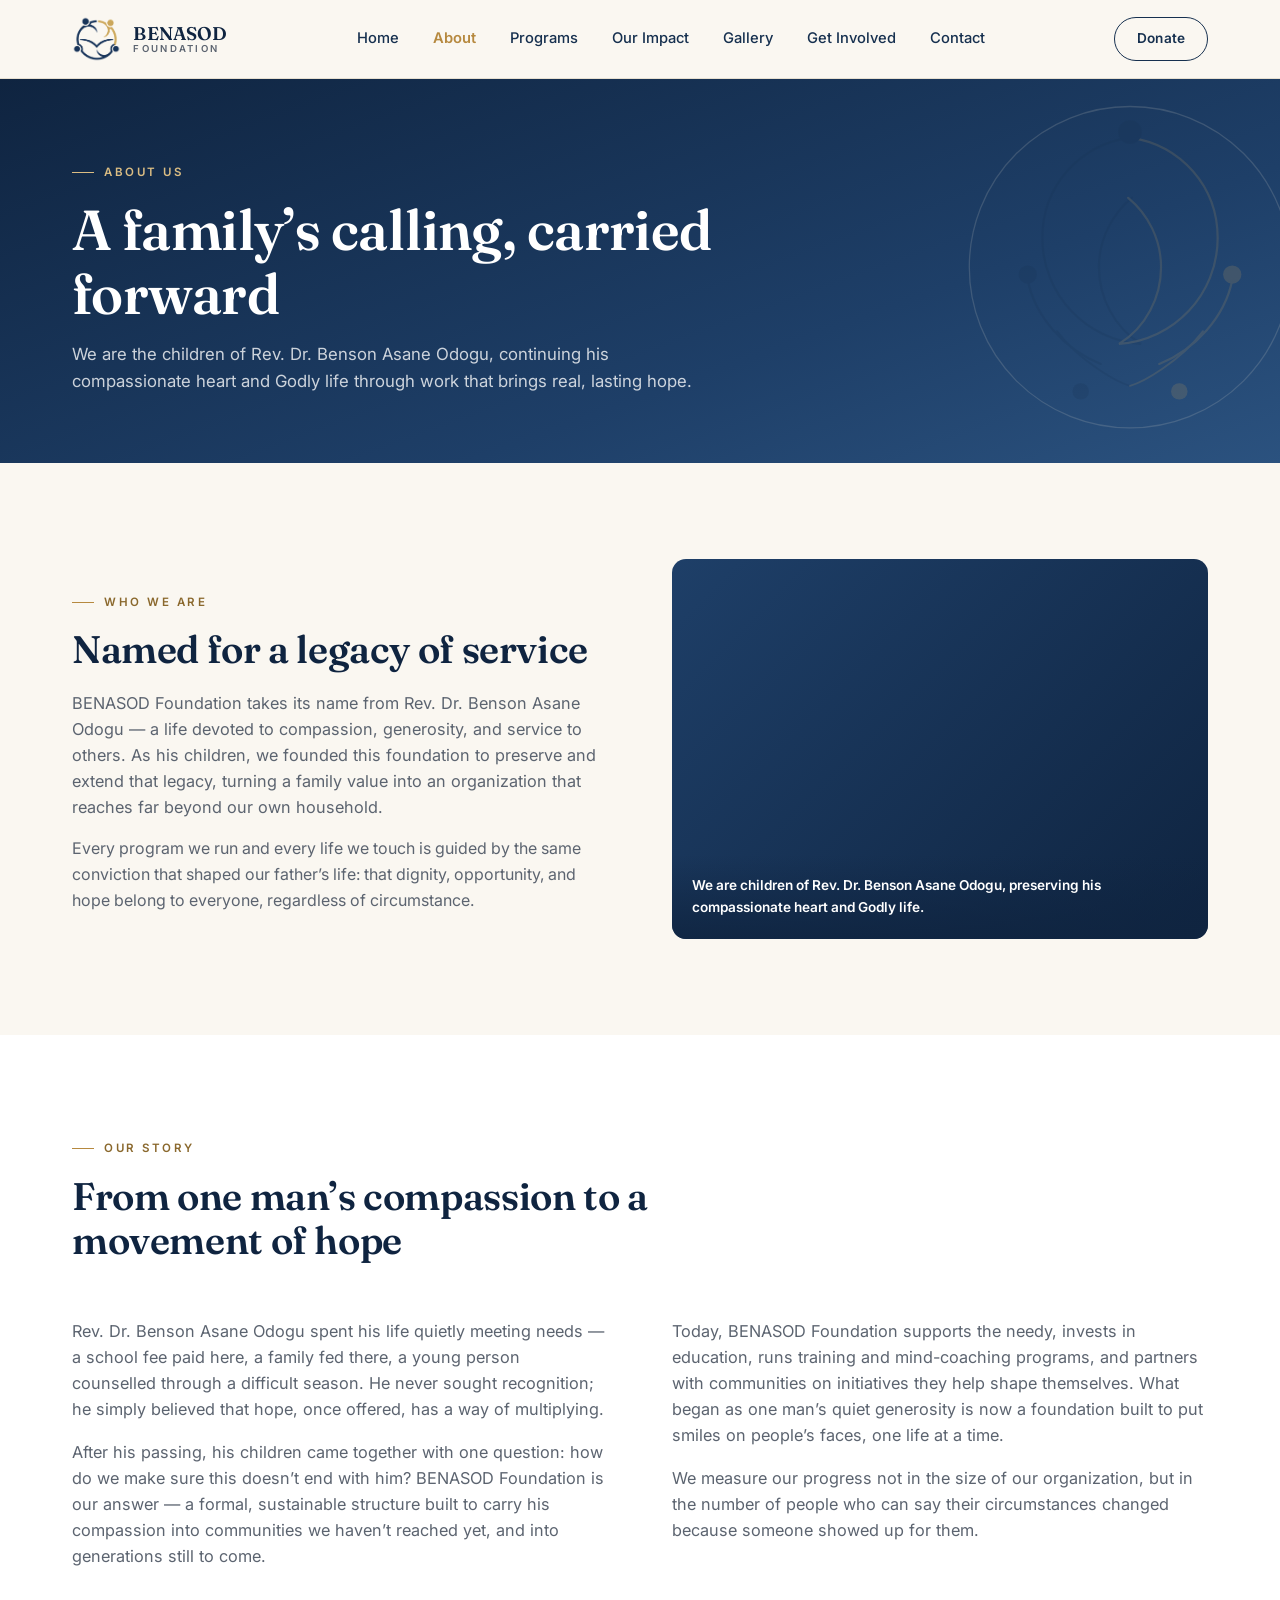
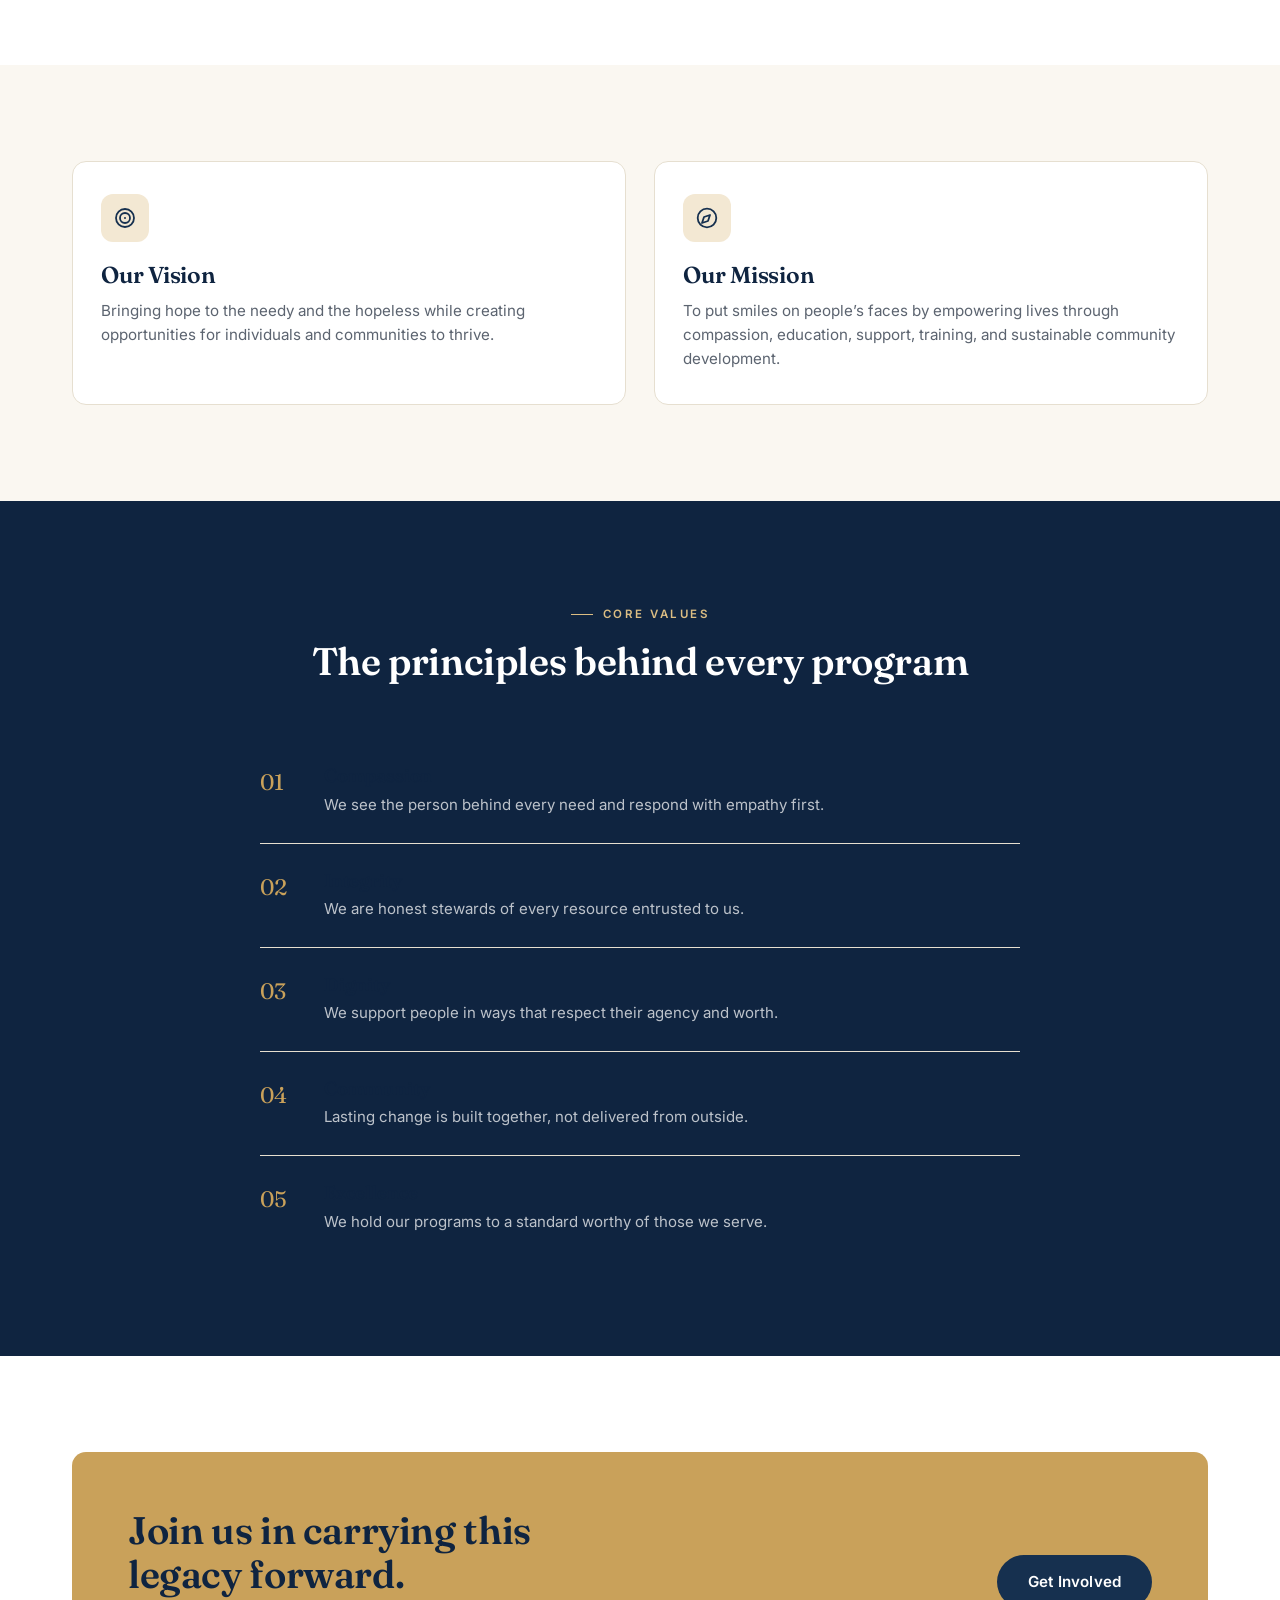
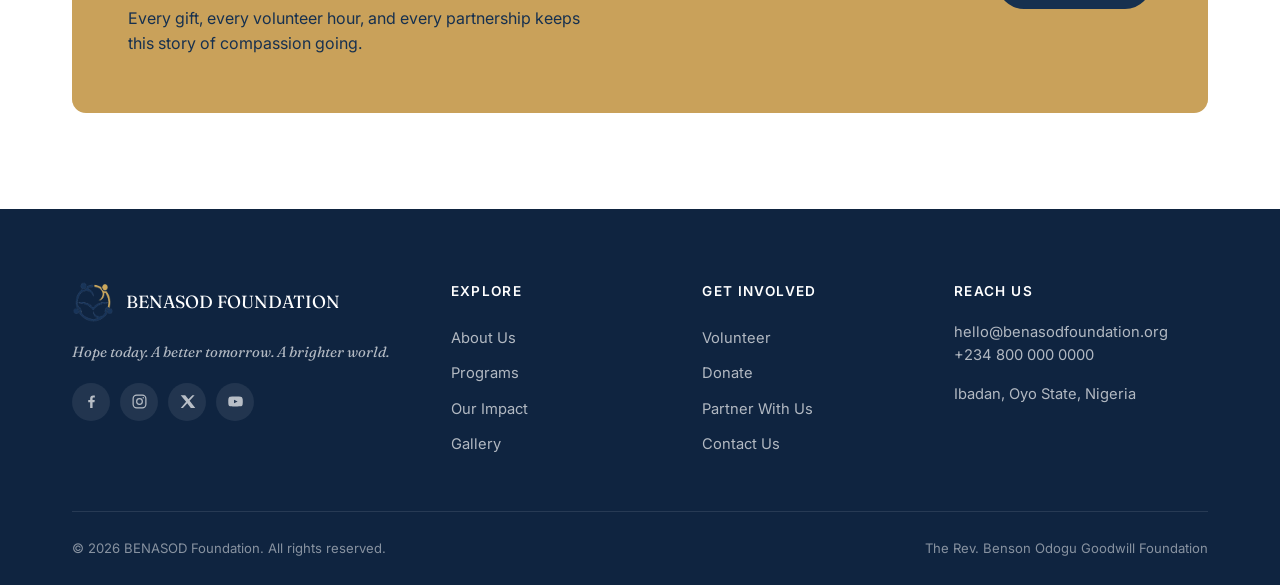
<file: assets/projects/benasod-foundation-website/about.html>
<!DOCTYPE html>
<html lang="en">
<head>
<meta charset="UTF-8">
<meta name="viewport" content="width=device-width, initial-scale=1.0">
<title>About Us | BENASOD Foundation</title>
<meta name="description" content="Learn the story behind BENASOD Foundation, our vision, mission, and the core values that guide our work.">
<link rel="icon" type="image/png" href="assets/logo-mark.png">
<link rel="preconnect" href="https://fonts.googleapis.com">
<link rel="preconnect" href="https://fonts.gstatic.com" crossorigin>
<link href="https://fonts.googleapis.com/css2?family=Fraunces:opsz,wght@9..144,500;9..144,600;9..144,700&family=Inter:wght@400;500;600;700&display=swap" rel="stylesheet">
<link rel="stylesheet" href="css/style.css">
</head>
<body>
  <a class="skip-link" href="#main">Skip to content</a>
  <header class="site-header">
    <div class="header-inner">
      <a href="index.html" class="brand" aria-label="BENASOD Foundation home">
        <img src="assets/logo-mark.png" alt="" width="46" height="46">
        <span class="brand-text">
          <span class="name">BENASOD</span>
          <span class="sub">FOUNDATION</span>
        </span>
      </a>
      <nav class="main-nav" id="main-nav" aria-label="Primary">
        <a href="index.html">Home</a>
        <a href="about.html" class="active" aria-current="page">About</a>
        <a href="programs.html">Programs</a>
        <a href="impact.html">Our Impact</a>
        <a href="gallery.html">Gallery</a>
        <a href="get-involved.html">Get Involved</a>
        <a href="contact.html">Contact</a>
      </nav>
      <div class="header-cta">
        <a href="get-involved.html#donate" class="btn btn-outline btn-sm">Donate</a>
        <button class="nav-toggle" aria-label="Open menu" aria-expanded="false" aria-controls="main-nav">
          <svg viewBox="0 0 24 24" fill="none" stroke="currentColor" stroke-width="1.8"><path d="M3 6h18M3 12h18M3 18h18" stroke-linecap="round"/></svg>
        </button>
      </div>
    </div>
  </header>

<main id="main">

  <section class="page-hero">
    <div class="container">
      <span class="eyebrow">About Us</span>
      <h1>A family&rsquo;s calling, carried forward</h1>
      <p>We are the children of Rev. Dr. Benson Asane Odogu, continuing his compassionate heart and Godly life through work that brings real, lasting hope.</p>
    </div>
    <div class="motif"><svg viewBox="0 0 460 460" xmlns="http://www.w3.org/2000/svg" role="img" aria-label="Circle of hands, the BENASOD signature motif">
  <g fill="none" stroke="#16304f" stroke-width="2.4" stroke-linecap="round" opacity="0.9">
    <circle cx="230" cy="230" r="176" stroke="#e6dfd0" stroke-width="1.4"/>
    <path d="M230 88c-56 8-96 54-96 110 0 62 48 112 108 116 -30-18-46-52-46-84 0-30 14-58 36-76" />
    <path d="M230 88c56 8 96 54 96 110 0 62-48 112-108 116 30-18 46-52 46-84 0-30-14-58-36-76" stroke="#c9a15a"/>
    <path d="M118 244c8 40 40 76 80 92" />
    <path d="M342 244c-8 40-40 76-80 92" stroke="#c9a15a"/>
    <path d="M150 300c26 34 66 56 80 60" stroke-width="2"/>
    <path d="M310 300c-26 34-66 56-80 60" stroke="#c9a15a" stroke-width="2"/>
  </g>
  <g>
    <circle cx="230" cy="82" r="13" fill="#16304f"/>
    <circle cx="118" cy="238" r="10" fill="#16304f"/>
    <circle cx="342" cy="238" r="10" fill="#c9a15a"/>
    <circle cx="176" cy="366" r="9" fill="#16304f"/>
    <circle cx="284" cy="366" r="9" fill="#c9a15a"/>
  </g>
</svg></div>
  </section>

  <section class="section">
    <div class="container">
      <div class="grid grid-2" style="align-items:center; gap:64px;">
        <div class="reveal">
          <span class="eyebrow">Who We Are</span>
          <h2>Named for a legacy of service</h2>
          <p style="margin-top:18px; font-size:1.02rem;">BENASOD Foundation takes its name from Rev. Dr. Benson Asane Odogu &mdash; a life devoted to compassion, generosity, and service to others. As his children, we founded this foundation to preserve and extend that legacy, turning a family value into an organization that reaches far beyond our own household.</p>
          <p>Every program we run and every life we touch is guided by the same conviction that shaped our father&rsquo;s life: that dignity, opportunity, and hope belong to everyone, regardless of circumstance.</p>
        </div>
        <div class="reveal" style="transition-delay:.1s">
          <div class="photo" style="min-height:380px;">
            <div class="cap">We are children of Rev. Dr. Benson Asane Odogu, preserving his compassionate heart and Godly life.</div>
          </div>
        </div>
      </div>
    </div>
  </section>

  <section class="section section-alt">
    <div class="container">
      <div class="section-header reveal">
        <span class="eyebrow">Our Story</span>
        <h2>From one man&rsquo;s compassion to a movement of hope</h2>
      </div>
      <div class="grid grid-2" style="gap:64px;">
        <div class="reveal">
          <p style="font-size:1.02rem;">Rev. Dr. Benson Asane Odogu spent his life quietly meeting needs &mdash; a school fee paid here, a family fed there, a young person counselled through a difficult season. He never sought recognition; he simply believed that hope, once offered, has a way of multiplying.</p>
          <p style="font-size:1.02rem;">After his passing, his children came together with one question: how do we make sure this doesn&rsquo;t end with him? BENASOD Foundation is our answer &mdash; a formal, sustainable structure built to carry his compassion into communities we haven&rsquo;t reached yet, and into generations still to come.</p>
        </div>
        <div class="reveal" style="transition-delay:.1s">
          <p style="font-size:1.02rem;">Today, BENASOD Foundation supports the needy, invests in education, runs training and mind-coaching programs, and partners with communities on initiatives they help shape themselves. What began as one man&rsquo;s quiet generosity is now a foundation built to put smiles on people&rsquo;s faces, one life at a time.</p>
          <p style="font-size:1.02rem;">We measure our progress not in the size of our organization, but in the number of people who can say their circumstances changed because someone showed up for them.</p>
        </div>
      </div>
    </div>
  </section>

  <section class="section">
    <div class="container">
      <div class="grid grid-2" style="gap:28px;">
        <div class="card reveal">
          <div class="icon"><svg viewBox="0 0 24 24" fill="none" stroke="currentColor" stroke-width="1.8"><circle cx="12" cy="12" r="9" stroke-linecap="round"/><circle cx="12" cy="12" r="5" stroke-linecap="round"/><circle cx="12" cy="12" r="1" fill="currentColor" stroke="none"/></svg></div>
          <h3>Our Vision</h3>
          <p>Bringing hope to the needy and the hopeless while creating opportunities for individuals and communities to thrive.</p>
        </div>
        <div class="card reveal" style="transition-delay:.05s">
          <div class="icon"><svg viewBox="0 0 24 24" fill="none" stroke="currentColor" stroke-width="1.8"><circle cx="12" cy="12" r="9.3" stroke-linecap="round"/><path d="M15 9l-2 6-6 2 2-6 6-2Z" stroke-linecap="round" stroke-linejoin="round"/></svg></div>
          <h3>Our Mission</h3>
          <p>To put smiles on people&rsquo;s faces by empowering lives through compassion, education, support, training, and sustainable community development.</p>
        </div>
      </div>
    </div>
  </section>

  <section class="section section-navy">
    <div class="container">
      <div class="section-header center mx-auto reveal">
        <span class="eyebrow" style="justify-content:center;">Core Values</span>
        <h2>The principles behind every program</h2>
      </div>
      <div style="max-width:760px;margin:0 auto;">
        <div class="value-row reveal"><span class="num">01</span><div><h4>Compassion</h4><p>We see the person behind every need and respond with empathy first.</p></div></div>
        <div class="value-row reveal"><span class="num">02</span><div><h4>Integrity</h4><p>We are honest stewards of every resource entrusted to us.</p></div></div>
        <div class="value-row reveal"><span class="num">03</span><div><h4>Dignity</h4><p>We support people in ways that respect their agency and worth.</p></div></div>
        <div class="value-row reveal"><span class="num">04</span><div><h4>Community</h4><p>Lasting change is built together, not delivered from outside.</p></div></div>
        <div class="value-row reveal"><span class="num">05</span><div><h4>Excellence</h4><p>We hold our programs to a standard worthy of those we serve.</p></div></div>
      </div>
    </div>
  </section>

  <section class="section section-alt">
    <div class="container">
      <div class="cta-band" style="background:var(--gold-500);">
        <div>
          <h2 style="color:var(--navy-900);">Join us in carrying this legacy forward.</h2>
          <p style="color:var(--navy-800);">Every gift, every volunteer hour, and every partnership keeps this story of compassion going.</p>
        </div>
        <div class="cta-actions">
          <a href="get-involved.html" class="btn btn-primary">Get Involved</a>
        </div>
      </div>
    </div>
  </section>

</main>
  <footer class="site-footer">
    <div class="container">
      <div class="footer-grid">
        <div class="footer-col">
          <div class="footer-brand">
            <img src="assets/logo-mark.png" alt="" width="42" height="42">
            <span class="name">BENASOD FOUNDATION</span>
          </div>
          <p class="footer-tagline">Hope today. A better tomorrow. A brighter world.</p>
          <div class="social-row">
            <a href="#" aria-label="Facebook"><svg viewBox="0 0 24 24" fill="currentColor"><path d="M13.5 21v-8h2.7l.4-3.1h-3.1V7.9c0-.9.3-1.5 1.6-1.5h1.6V3.6C16.4 3.5 15.4 3.4 14.3 3.4c-2.5 0-4.2 1.5-4.2 4.3v2.2H7.4V13h2.7v8h3.4Z"/></svg></a>
            <a href="#" aria-label="Instagram"><svg viewBox="0 0 24 24" fill="none" stroke="currentColor" stroke-width="1.7"><rect x="3" y="3" width="18" height="18" rx="5" stroke-linecap="round" stroke-linejoin="round"/><circle cx="12" cy="12" r="4" stroke-linecap="round"/><circle cx="17.3" cy="6.7" r="1" fill="currentColor" stroke="none"/></svg></a>
            <a href="#" aria-label="X (Twitter)"><svg viewBox="0 0 24 24" fill="currentColor"><path d="M18.9 3H22l-7 8 8 10h-6.3l-5-6.4L5.6 21H2.5l7.5-8.6L2.4 3h6.4l4.5 5.8L18.9 3Z"/></svg></a>
            <a href="#" aria-label="YouTube"><svg viewBox="0 0 24 24" fill="currentColor"><path d="M22 8.3s-.2-1.5-.8-2.1c-.8-.8-1.6-.8-2-.9C16.4 5 12 5 12 5s-4.4 0-7.2.3c-.4 0-1.2.1-2 .9C2.2 6.8 2 8.3 2 8.3S1.8 10 1.8 11.8v.5C1.8 14 2 15.8 2 15.8s.2 1.5.8 2.1c.8.8 1.9.8 2.3.9 1.7.2 7 .3 7 .3s4.4 0 7.2-.3c.4 0 1.2-.1 2-.9.6-.6.8-2.1.8-2.1s.2-1.7.2-3.5v-.5c0-1.8-.2-3.5-.2-3.5ZM9.9 14.6V9.4l5 2.6-5 2.6Z"/></svg></a>
          </div>
        </div>
        <div class="footer-col">
          <h5>Explore</h5>
          <a href="about.html">About Us</a>
          <a href="programs.html">Programs</a>
          <a href="impact.html">Our Impact</a>
          <a href="gallery.html">Gallery</a>
        </div>
        <div class="footer-col">
          <h5>Get Involved</h5>
          <a href="get-involved.html#volunteer">Volunteer</a>
          <a href="get-involved.html#donate">Donate</a>
          <a href="get-involved.html#partner">Partner With Us</a>
          <a href="contact.html">Contact Us</a>
        </div>
        <div class="footer-col">
          <h5>Reach Us</h5>
          <p>hello@benasodfoundation.org<br>+234 800 000 0000</p>
          <p style="margin-top:10px;">Ibadan, Oyo State, Nigeria</p>
        </div>
      </div>
      <div class="footer-bottom">
        <span>&copy; <span id="year"></span> BENASOD Foundation. All rights reserved.</span>
        <span>The Rev. Benson Odogu Goodwill Foundation</span>
      </div>
    </div>
  </footer>
  <script>document.getElementById('year').textContent = new Date().getFullYear();</script>
  <script src="js/script.js"></script>

</body>
</html>
</file>
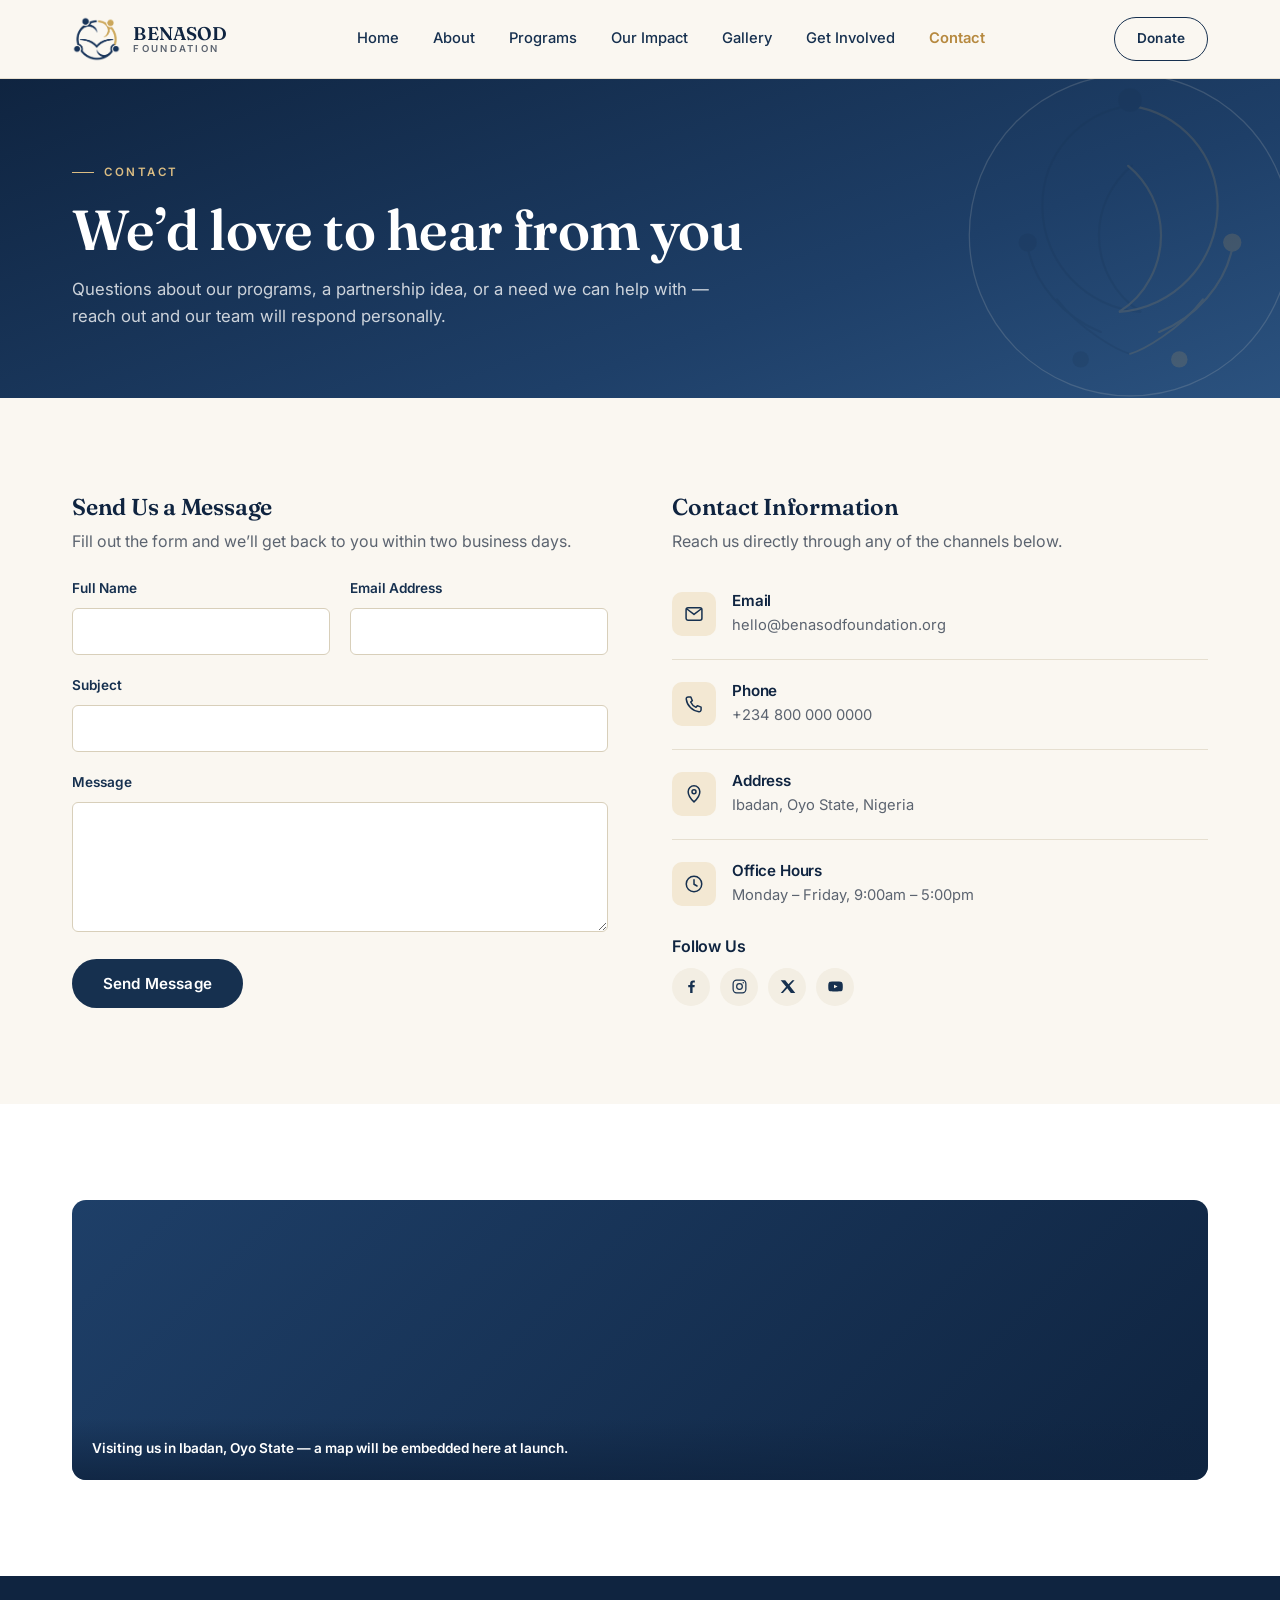
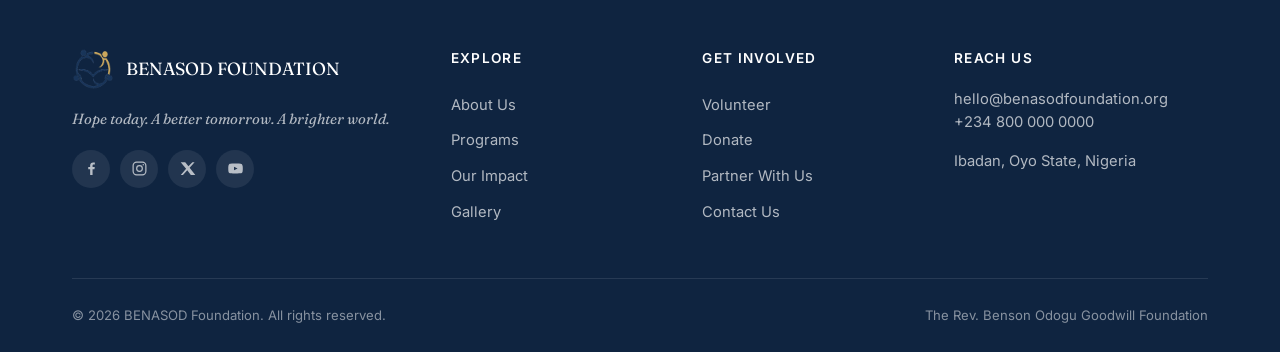
<file: assets/projects/benasod-foundation-website/contact.html>
<!DOCTYPE html>
<html lang="en">
<head>
<meta charset="UTF-8">
<meta name="viewport" content="width=device-width, initial-scale=1.0">
<title>Contact | BENASOD Foundation</title>
<meta name="description" content="Get in touch with BENASOD Foundation. Reach out by phone, email, or our contact form.">
<link rel="icon" type="image/png" href="assets/logo-mark.png">
<link rel="preconnect" href="https://fonts.googleapis.com">
<link rel="preconnect" href="https://fonts.gstatic.com" crossorigin>
<link href="https://fonts.googleapis.com/css2?family=Fraunces:opsz,wght@9..144,500;9..144,600;9..144,700&family=Inter:wght@400;500;600;700&display=swap" rel="stylesheet">
<link rel="stylesheet" href="css/style.css">
</head>
<body>
  <a class="skip-link" href="#main">Skip to content</a>
  <header class="site-header">
    <div class="header-inner">
      <a href="index.html" class="brand" aria-label="BENASOD Foundation home">
        <img src="assets/logo-mark.png" alt="" width="46" height="46">
        <span class="brand-text">
          <span class="name">BENASOD</span>
          <span class="sub">FOUNDATION</span>
        </span>
      </a>
      <nav class="main-nav" id="main-nav" aria-label="Primary">
        <a href="index.html">Home</a>
        <a href="about.html">About</a>
        <a href="programs.html">Programs</a>
        <a href="impact.html">Our Impact</a>
        <a href="gallery.html">Gallery</a>
        <a href="get-involved.html">Get Involved</a>
        <a href="contact.html" class="active" aria-current="page">Contact</a>
      </nav>
      <div class="header-cta">
        <a href="get-involved.html#donate" class="btn btn-outline btn-sm">Donate</a>
        <button class="nav-toggle" aria-label="Open menu" aria-expanded="false" aria-controls="main-nav">
          <svg viewBox="0 0 24 24" fill="none" stroke="currentColor" stroke-width="1.8"><path d="M3 6h18M3 12h18M3 18h18" stroke-linecap="round"/></svg>
        </button>
      </div>
    </div>
  </header>

<main id="main">

  <section class="page-hero">
    <div class="container">
      <span class="eyebrow">Contact</span>
      <h1>We&rsquo;d love to hear from you</h1>
      <p>Questions about our programs, a partnership idea, or a need we can help with &mdash; reach out and our team will respond personally.</p>
    </div>
    <div class="motif"><svg viewBox="0 0 460 460" xmlns="http://www.w3.org/2000/svg" role="img" aria-label="Circle of hands, the BENASOD signature motif">
  <g fill="none" stroke="#16304f" stroke-width="2.4" stroke-linecap="round" opacity="0.9">
    <circle cx="230" cy="230" r="176" stroke="#e6dfd0" stroke-width="1.4"/>
    <path d="M230 88c-56 8-96 54-96 110 0 62 48 112 108 116 -30-18-46-52-46-84 0-30 14-58 36-76" />
    <path d="M230 88c56 8 96 54 96 110 0 62-48 112-108 116 30-18 46-52 46-84 0-30-14-58-36-76" stroke="#c9a15a"/>
    <path d="M118 244c8 40 40 76 80 92" />
    <path d="M342 244c-8 40-40 76-80 92" stroke="#c9a15a"/>
    <path d="M150 300c26 34 66 56 80 60" stroke-width="2"/>
    <path d="M310 300c-26 34-66 56-80 60" stroke="#c9a15a" stroke-width="2"/>
  </g>
  <g>
    <circle cx="230" cy="82" r="13" fill="#16304f"/>
    <circle cx="118" cy="238" r="10" fill="#16304f"/>
    <circle cx="342" cy="238" r="10" fill="#c9a15a"/>
    <circle cx="176" cy="366" r="9" fill="#16304f"/>
    <circle cx="284" cy="366" r="9" fill="#c9a15a"/>
  </g>
</svg></div>
  </section>

  <section class="section">
    <div class="container">
      <div class="grid grid-2" style="gap:64px; align-items:flex-start;">
        <div class="reveal">
          <h3 style="margin-bottom:8px;">Send Us a Message</h3>
          <p style="margin-bottom:24px;">Fill out the form and we&rsquo;ll get back to you within two business days.</p>
          <form data-demo-form novalidate>
            <div class="form-grid">
              <div class="field">
                <label for="c-name">Full Name</label>
                <input id="c-name" name="name" type="text" required>
              </div>
              <div class="field">
                <label for="c-email">Email Address</label>
                <input id="c-email" name="email" type="email" required>
              </div>
              <div class="field full">
                <label for="c-subject">Subject</label>
                <input id="c-subject" name="subject" type="text">
              </div>
              <div class="field full">
                <label for="c-message">Message</label>
                <textarea id="c-message" name="message" required></textarea>
              </div>
            </div>
            <button type="submit" class="btn btn-primary" style="margin-top:20px;">Send Message</button>
            <p class="form-success" style="display:none; margin-top:16px; color:var(--gold-600); font-weight:600;">Thank you for reaching out &mdash; we&rsquo;ll be in touch soon.</p>
          </form>
        </div>
        <div class="reveal" style="transition-delay:.1s">
          <h3 style="margin-bottom:8px;">Contact Information</h3>
          <p style="margin-bottom:8px;">Reach us directly through any of the channels below.</p>
          <div style="margin-top:16px;">
            <div class="info-item">
              <div class="icon"><svg viewBox="0 0 24 24" fill="none" stroke="currentColor" stroke-width="1.8"><rect x="2.5" y="4.5" width="19" height="15" rx="2.4" stroke-linecap="round" stroke-linejoin="round"/><path d="m3.5 6 8.5 6.5L20.5 6" stroke-linecap="round" stroke-linejoin="round"/></svg></div>
              <div><h4>Email</h4><p>hello@benasodfoundation.org</p></div>
            </div>
            <div class="info-item">
              <div class="icon"><svg viewBox="0 0 24 24" fill="none" stroke="currentColor" stroke-width="1.8"><path d="M5 3.5h3.2L10 8l-2 1.6a12.6 12.6 0 0 0 6.4 6.4L16 14l4.5 1.8V19c0 1.4-1.2 2.5-2.6 2.3A17.5 17.5 0 0 1 2.7 6.1 2.3 2.3 0 0 1 5 3.5Z" stroke-linecap="round" stroke-linejoin="round"/></svg></div>
              <div><h4>Phone</h4><p>+234 800 000 0000</p></div>
            </div>
            <div class="info-item">
              <div class="icon"><svg viewBox="0 0 24 24" fill="none" stroke="currentColor" stroke-width="1.8"><path d="M12 21.5s7-6.6 7-12.3a7 7 0 1 0-14 0c0 5.7 7 12.3 7 12.3Z" stroke-linecap="round" stroke-linejoin="round"/><circle cx="12" cy="9.2" r="2.4" stroke-linecap="round"/></svg></div>
              <div><h4>Address</h4><p>Ibadan, Oyo State, Nigeria</p></div>
            </div>
            <div class="info-item">
              <div class="icon"><svg viewBox="0 0 24 24" fill="none" stroke="currentColor" stroke-width="1.8"><circle cx="12" cy="12" r="9.3" stroke-linecap="round"/><path d="M12 7v5.3l3.6 2.1" stroke-linecap="round" stroke-linejoin="round"/></svg></div>
              <div><h4>Office Hours</h4><p>Monday &ndash; Friday, 9:00am &ndash; 5:00pm</p></div>
            </div>
          </div>
          <div style="margin-top:8px;">
            <h4 style="font-family:var(--font-body); font-weight:600; color:var(--navy-900); margin-bottom:12px;">Follow Us</h4>
            <div class="social-row" style="margin-top:0;">
              <a href="#" aria-label="Facebook" style="background:var(--cream-2); color:var(--navy-800);"><svg viewBox="0 0 24 24" fill="currentColor"><path d="M13.5 21v-8h2.7l.4-3.1h-3.1V7.9c0-.9.3-1.5 1.6-1.5h1.6V3.6C16.4 3.5 15.4 3.4 14.3 3.4c-2.5 0-4.2 1.5-4.2 4.3v2.2H7.4V13h2.7v8h3.4Z"/></svg></a>
              <a href="#" aria-label="Instagram" style="background:var(--cream-2); color:var(--navy-800);"><svg viewBox="0 0 24 24" fill="none" stroke="currentColor" stroke-width="1.7"><rect x="3" y="3" width="18" height="18" rx="5" stroke-linecap="round" stroke-linejoin="round"/><circle cx="12" cy="12" r="4" stroke-linecap="round"/><circle cx="17.3" cy="6.7" r="1" fill="currentColor" stroke="none"/></svg></a>
              <a href="#" aria-label="X (Twitter)" style="background:var(--cream-2); color:var(--navy-800);"><svg viewBox="0 0 24 24" fill="currentColor"><path d="M18.9 3H22l-7 8 8 10h-6.3l-5-6.4L5.6 21H2.5l7.5-8.6L2.4 3h6.4l4.5 5.8L18.9 3Z"/></svg></a>
              <a href="#" aria-label="YouTube" style="background:var(--cream-2); color:var(--navy-800);"><svg viewBox="0 0 24 24" fill="currentColor"><path d="M22 8.3s-.2-1.5-.8-2.1c-.8-.8-1.6-.8-2-.9C16.4 5 12 5 12 5s-4.4 0-7.2.3c-.4 0-1.2.1-2 .9C2.2 6.8 2 8.3 2 8.3S1.8 10 1.8 11.8v.5C1.8 14 2 15.8 2 15.8s.2 1.5.8 2.1c.8.8 1.9.8 2.3.9 1.7.2 7 .3 7 .3s4.4 0 7.2-.3c.4 0 1.2-.1 2-.9.6-.6.8-2.1.8-2.1s.2-1.7.2-3.5v-.5c0-1.8-.2-3.5-.2-3.5ZM9.9 14.6V9.4l5 2.6-5 2.6Z"/></svg></a>
            </div>
          </div>
        </div>
      </div>
    </div>
  </section>

  <section class="section section-alt">
    <div class="container">
      <div class="photo" style="min-height:280px;">
        <div class="cap">Visiting us in Ibadan, Oyo State &mdash; a map will be embedded here at launch.</div>
      </div>
    </div>
  </section>

</main>
  <footer class="site-footer">
    <div class="container">
      <div class="footer-grid">
        <div class="footer-col">
          <div class="footer-brand">
            <img src="assets/logo-mark.png" alt="" width="42" height="42">
            <span class="name">BENASOD FOUNDATION</span>
          </div>
          <p class="footer-tagline">Hope today. A better tomorrow. A brighter world.</p>
          <div class="social-row">
            <a href="#" aria-label="Facebook"><svg viewBox="0 0 24 24" fill="currentColor"><path d="M13.5 21v-8h2.7l.4-3.1h-3.1V7.9c0-.9.3-1.5 1.6-1.5h1.6V3.6C16.4 3.5 15.4 3.4 14.3 3.4c-2.5 0-4.2 1.5-4.2 4.3v2.2H7.4V13h2.7v8h3.4Z"/></svg></a>
            <a href="#" aria-label="Instagram"><svg viewBox="0 0 24 24" fill="none" stroke="currentColor" stroke-width="1.7"><rect x="3" y="3" width="18" height="18" rx="5" stroke-linecap="round" stroke-linejoin="round"/><circle cx="12" cy="12" r="4" stroke-linecap="round"/><circle cx="17.3" cy="6.7" r="1" fill="currentColor" stroke="none"/></svg></a>
            <a href="#" aria-label="X (Twitter)"><svg viewBox="0 0 24 24" fill="currentColor"><path d="M18.9 3H22l-7 8 8 10h-6.3l-5-6.4L5.6 21H2.5l7.5-8.6L2.4 3h6.4l4.5 5.8L18.9 3Z"/></svg></a>
            <a href="#" aria-label="YouTube"><svg viewBox="0 0 24 24" fill="currentColor"><path d="M22 8.3s-.2-1.5-.8-2.1c-.8-.8-1.6-.8-2-.9C16.4 5 12 5 12 5s-4.4 0-7.2.3c-.4 0-1.2.1-2 .9C2.2 6.8 2 8.3 2 8.3S1.8 10 1.8 11.8v.5C1.8 14 2 15.8 2 15.8s.2 1.5.8 2.1c.8.8 1.9.8 2.3.9 1.7.2 7 .3 7 .3s4.4 0 7.2-.3c.4 0 1.2-.1 2-.9.6-.6.8-2.1.8-2.1s.2-1.7.2-3.5v-.5c0-1.8-.2-3.5-.2-3.5ZM9.9 14.6V9.4l5 2.6-5 2.6Z"/></svg></a>
          </div>
        </div>
        <div class="footer-col">
          <h5>Explore</h5>
          <a href="about.html">About Us</a>
          <a href="programs.html">Programs</a>
          <a href="impact.html">Our Impact</a>
          <a href="gallery.html">Gallery</a>
        </div>
        <div class="footer-col">
          <h5>Get Involved</h5>
          <a href="get-involved.html#volunteer">Volunteer</a>
          <a href="get-involved.html#donate">Donate</a>
          <a href="get-involved.html#partner">Partner With Us</a>
          <a href="contact.html">Contact Us</a>
        </div>
        <div class="footer-col">
          <h5>Reach Us</h5>
          <p>hello@benasodfoundation.org<br>+234 800 000 0000</p>
          <p style="margin-top:10px;">Ibadan, Oyo State, Nigeria</p>
        </div>
      </div>
      <div class="footer-bottom">
        <span>&copy; <span id="year"></span> BENASOD Foundation. All rights reserved.</span>
        <span>The Rev. Benson Odogu Goodwill Foundation</span>
      </div>
    </div>
  </footer>
  <script>document.getElementById('year').textContent = new Date().getFullYear();</script>
  <script src="js/script.js"></script>

</body>
</html>
</file>
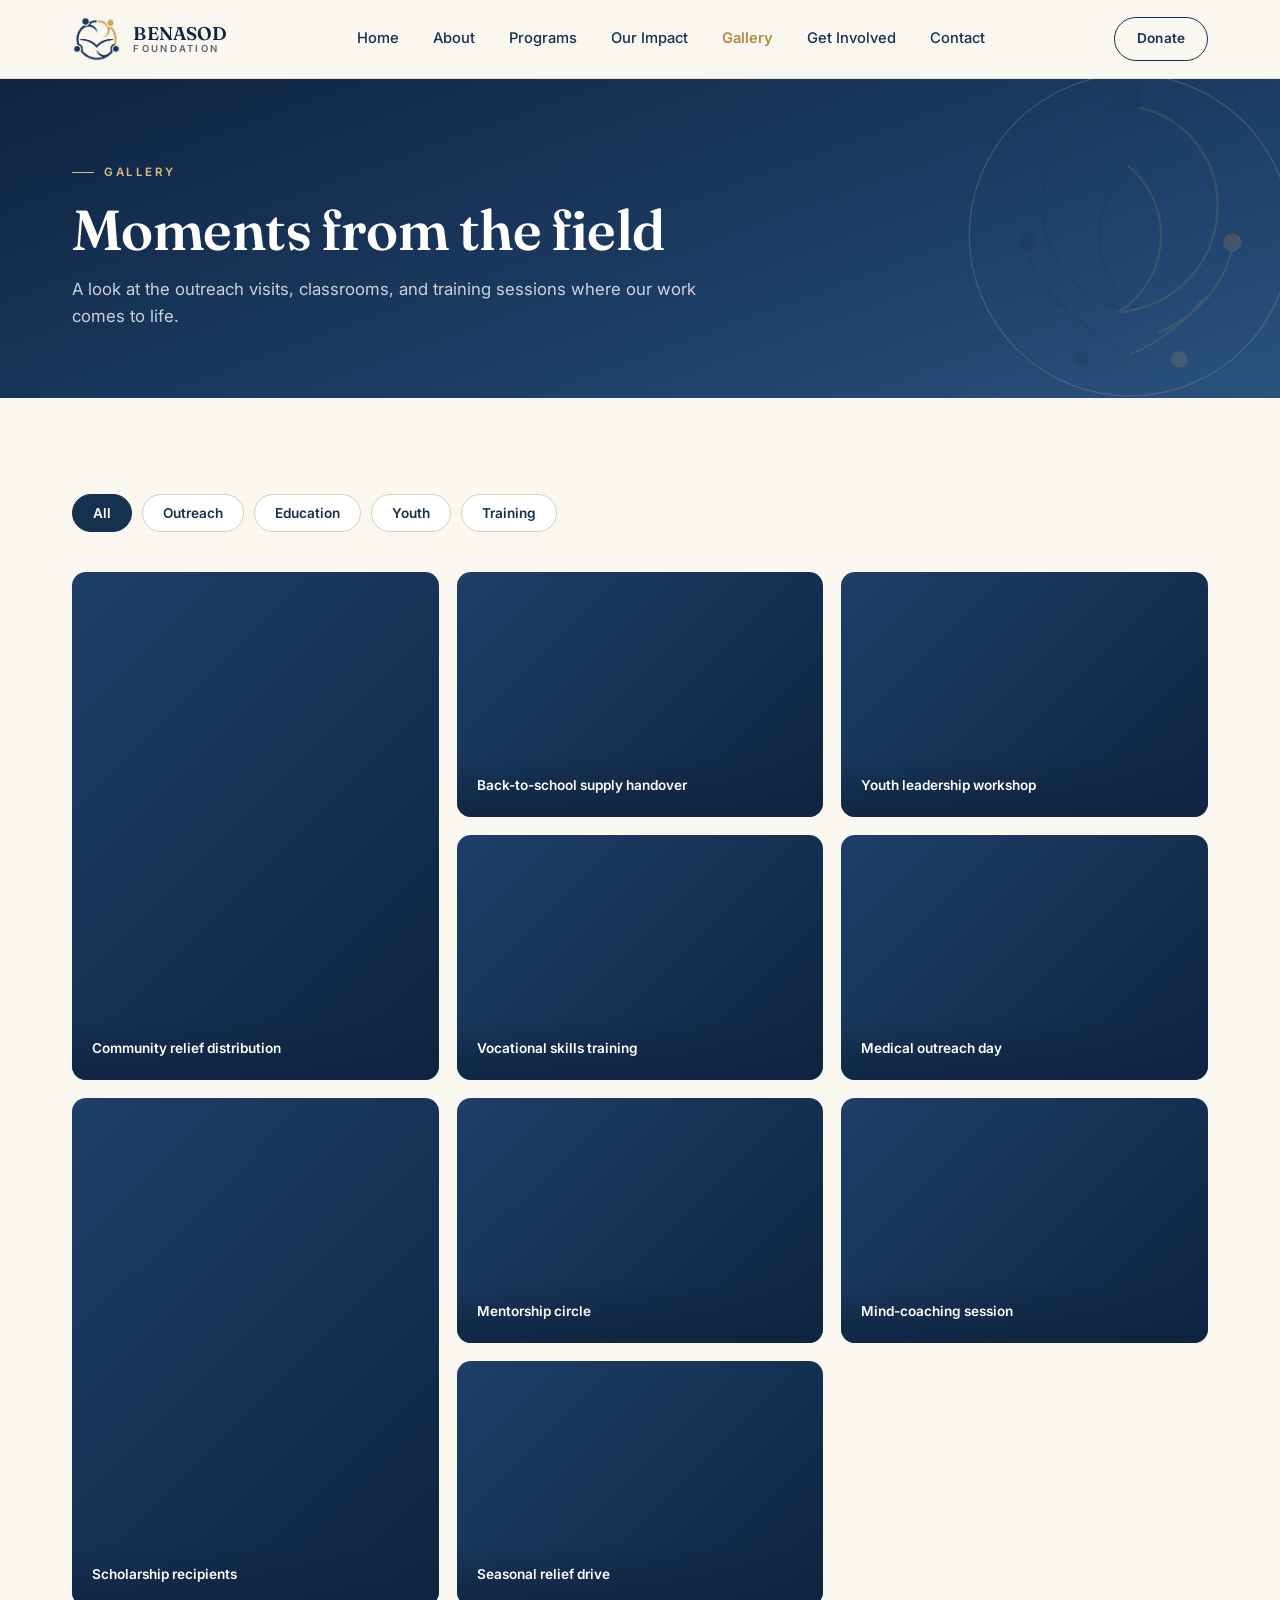
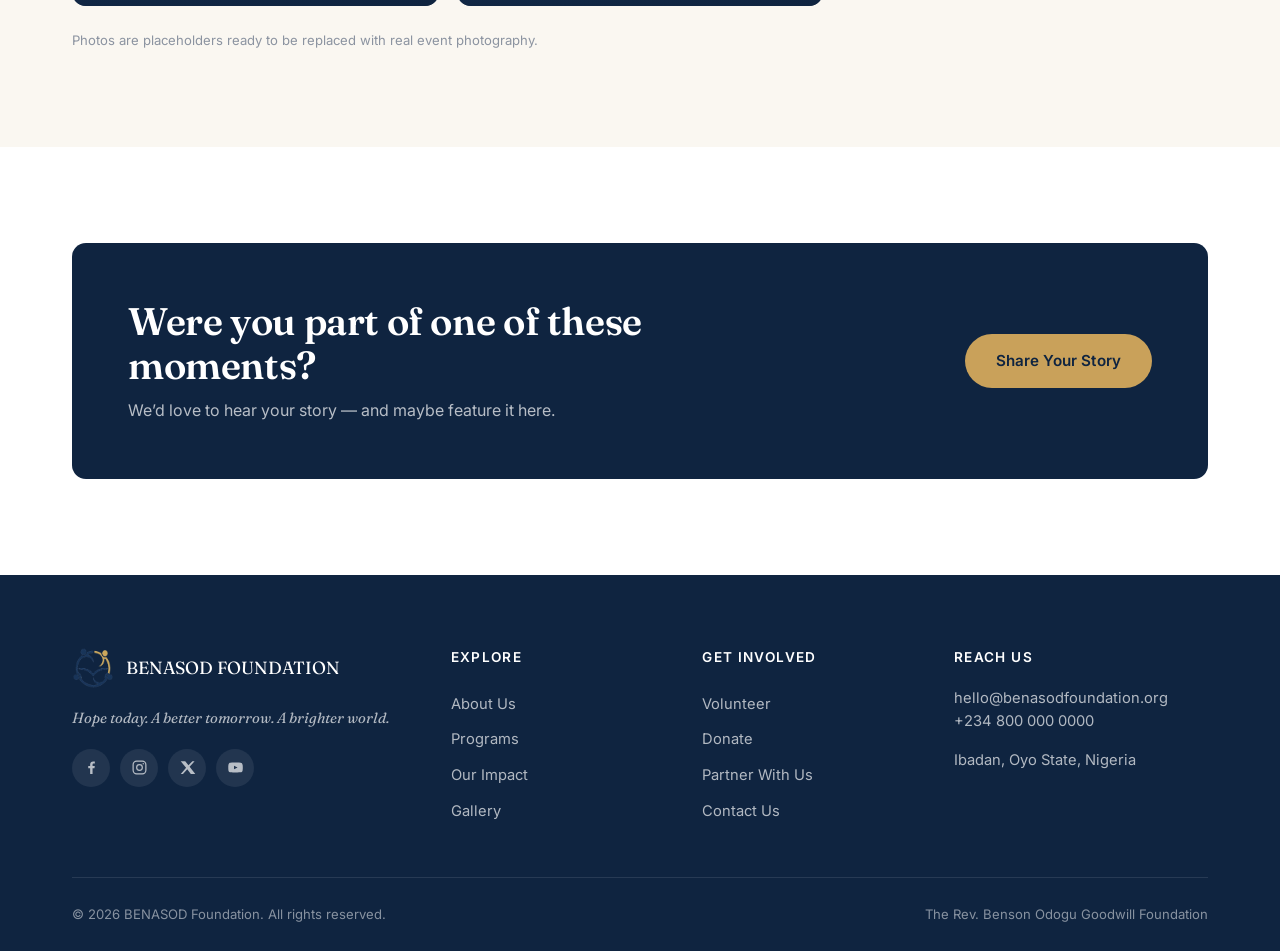
<file: assets/projects/benasod-foundation-website/gallery.html>
<!DOCTYPE html>
<html lang="en">
<head>
<meta charset="UTF-8">
<meta name="viewport" content="width=device-width, initial-scale=1.0">
<title>Gallery | BENASOD Foundation</title>
<meta name="description" content="Browse photos from BENASOD Foundation's outreach events, training sessions, and community programs.">
<link rel="icon" type="image/png" href="assets/logo-mark.png">
<link rel="preconnect" href="https://fonts.googleapis.com">
<link rel="preconnect" href="https://fonts.gstatic.com" crossorigin>
<link href="https://fonts.googleapis.com/css2?family=Fraunces:opsz,wght@9..144,500;9..144,600;9..144,700&family=Inter:wght@400;500;600;700&display=swap" rel="stylesheet">
<link rel="stylesheet" href="css/style.css">
</head>
<body>
  <a class="skip-link" href="#main">Skip to content</a>
  <header class="site-header">
    <div class="header-inner">
      <a href="index.html" class="brand" aria-label="BENASOD Foundation home">
        <img src="assets/logo-mark.png" alt="" width="46" height="46">
        <span class="brand-text">
          <span class="name">BENASOD</span>
          <span class="sub">FOUNDATION</span>
        </span>
      </a>
      <nav class="main-nav" id="main-nav" aria-label="Primary">
        <a href="index.html">Home</a>
        <a href="about.html">About</a>
        <a href="programs.html">Programs</a>
        <a href="impact.html">Our Impact</a>
        <a href="gallery.html" class="active" aria-current="page">Gallery</a>
        <a href="get-involved.html">Get Involved</a>
        <a href="contact.html">Contact</a>
      </nav>
      <div class="header-cta">
        <a href="get-involved.html#donate" class="btn btn-outline btn-sm">Donate</a>
        <button class="nav-toggle" aria-label="Open menu" aria-expanded="false" aria-controls="main-nav">
          <svg viewBox="0 0 24 24" fill="none" stroke="currentColor" stroke-width="1.8"><path d="M3 6h18M3 12h18M3 18h18" stroke-linecap="round"/></svg>
        </button>
      </div>
    </div>
  </header>

<main id="main">

  <section class="page-hero">
    <div class="container">
      <span class="eyebrow">Gallery</span>
      <h1>Moments from the field</h1>
      <p>A look at the outreach visits, classrooms, and training sessions where our work comes to life.</p>
    </div>
    <div class="motif"><svg viewBox="0 0 460 460" xmlns="http://www.w3.org/2000/svg" role="img" aria-label="Circle of hands, the BENASOD signature motif">
  <g fill="none" stroke="#16304f" stroke-width="2.4" stroke-linecap="round" opacity="0.9">
    <circle cx="230" cy="230" r="176" stroke="#e6dfd0" stroke-width="1.4"/>
    <path d="M230 88c-56 8-96 54-96 110 0 62 48 112 108 116 -30-18-46-52-46-84 0-30 14-58 36-76" />
    <path d="M230 88c56 8 96 54 96 110 0 62-48 112-108 116 30-18 46-52 46-84 0-30-14-58-36-76" stroke="#c9a15a"/>
    <path d="M118 244c8 40 40 76 80 92" />
    <path d="M342 244c-8 40-40 76-80 92" stroke="#c9a15a"/>
    <path d="M150 300c26 34 66 56 80 60" stroke-width="2"/>
    <path d="M310 300c-26 34-66 56-80 60" stroke="#c9a15a" stroke-width="2"/>
  </g>
  <g>
    <circle cx="230" cy="82" r="13" fill="#16304f"/>
    <circle cx="118" cy="238" r="10" fill="#16304f"/>
    <circle cx="342" cy="238" r="10" fill="#c9a15a"/>
    <circle cx="176" cy="366" r="9" fill="#16304f"/>
    <circle cx="284" cy="366" r="9" fill="#c9a15a"/>
  </g>
</svg></div>
  </section>

  <section class="section">
    <div class="container">
      <div class="filter-row reveal">
        <button class="filter-btn active" data-filter="all">All</button>
        <button class="filter-btn" data-filter="outreach">Outreach</button>
        <button class="filter-btn" data-filter="education">Education</button>
        <button class="filter-btn" data-filter="youth">Youth</button>
        <button class="filter-btn" data-filter="training">Training</button>
      </div>
      <div class="gallery-grid reveal">
        <div class="photo tall" data-category="outreach"><div class="cap">Community relief distribution</div></div>
        <div class="photo" data-category="education"><div class="cap">Back-to-school supply handover</div></div>
        <div class="photo" data-category="youth"><div class="cap">Youth leadership workshop</div></div>
        <div class="photo" data-category="training"><div class="cap">Vocational skills training</div></div>
        <div class="photo" data-category="outreach"><div class="cap">Medical outreach day</div></div>
        <div class="photo tall" data-category="education"><div class="cap">Scholarship recipients</div></div>
        <div class="photo" data-category="youth"><div class="cap">Mentorship circle</div></div>
        <div class="photo" data-category="training"><div class="cap">Mind-coaching session</div></div>
        <div class="photo" data-category="outreach"><div class="cap">Seasonal relief drive</div></div>
      </div>
      <p class="form-note" style="margin-top:24px;">Photos are placeholders ready to be replaced with real event photography.</p>
    </div>
  </section>

  <section class="section section-alt">
    <div class="container">
      <div class="cta-band" style="background:var(--navy-900);">
        <div>
          <h2>Were you part of one of these moments?</h2>
          <p>We&rsquo;d love to hear your story &mdash; and maybe feature it here.</p>
        </div>
        <div class="cta-actions">
          <a href="contact.html" class="btn btn-gold">Share Your Story</a>
        </div>
      </div>
    </div>
  </section>

</main>
  <footer class="site-footer">
    <div class="container">
      <div class="footer-grid">
        <div class="footer-col">
          <div class="footer-brand">
            <img src="assets/logo-mark.png" alt="" width="42" height="42">
            <span class="name">BENASOD FOUNDATION</span>
          </div>
          <p class="footer-tagline">Hope today. A better tomorrow. A brighter world.</p>
          <div class="social-row">
            <a href="#" aria-label="Facebook"><svg viewBox="0 0 24 24" fill="currentColor"><path d="M13.5 21v-8h2.7l.4-3.1h-3.1V7.9c0-.9.3-1.5 1.6-1.5h1.6V3.6C16.4 3.5 15.4 3.4 14.3 3.4c-2.5 0-4.2 1.5-4.2 4.3v2.2H7.4V13h2.7v8h3.4Z"/></svg></a>
            <a href="#" aria-label="Instagram"><svg viewBox="0 0 24 24" fill="none" stroke="currentColor" stroke-width="1.7"><rect x="3" y="3" width="18" height="18" rx="5" stroke-linecap="round" stroke-linejoin="round"/><circle cx="12" cy="12" r="4" stroke-linecap="round"/><circle cx="17.3" cy="6.7" r="1" fill="currentColor" stroke="none"/></svg></a>
            <a href="#" aria-label="X (Twitter)"><svg viewBox="0 0 24 24" fill="currentColor"><path d="M18.9 3H22l-7 8 8 10h-6.3l-5-6.4L5.6 21H2.5l7.5-8.6L2.4 3h6.4l4.5 5.8L18.9 3Z"/></svg></a>
            <a href="#" aria-label="YouTube"><svg viewBox="0 0 24 24" fill="currentColor"><path d="M22 8.3s-.2-1.5-.8-2.1c-.8-.8-1.6-.8-2-.9C16.4 5 12 5 12 5s-4.4 0-7.2.3c-.4 0-1.2.1-2 .9C2.2 6.8 2 8.3 2 8.3S1.8 10 1.8 11.8v.5C1.8 14 2 15.8 2 15.8s.2 1.5.8 2.1c.8.8 1.9.8 2.3.9 1.7.2 7 .3 7 .3s4.4 0 7.2-.3c.4 0 1.2-.1 2-.9.6-.6.8-2.1.8-2.1s.2-1.7.2-3.5v-.5c0-1.8-.2-3.5-.2-3.5ZM9.9 14.6V9.4l5 2.6-5 2.6Z"/></svg></a>
          </div>
        </div>
        <div class="footer-col">
          <h5>Explore</h5>
          <a href="about.html">About Us</a>
          <a href="programs.html">Programs</a>
          <a href="impact.html">Our Impact</a>
          <a href="gallery.html">Gallery</a>
        </div>
        <div class="footer-col">
          <h5>Get Involved</h5>
          <a href="get-involved.html#volunteer">Volunteer</a>
          <a href="get-involved.html#donate">Donate</a>
          <a href="get-involved.html#partner">Partner With Us</a>
          <a href="contact.html">Contact Us</a>
        </div>
        <div class="footer-col">
          <h5>Reach Us</h5>
          <p>hello@benasodfoundation.org<br>+234 800 000 0000</p>
          <p style="margin-top:10px;">Ibadan, Oyo State, Nigeria</p>
        </div>
      </div>
      <div class="footer-bottom">
        <span>&copy; <span id="year"></span> BENASOD Foundation. All rights reserved.</span>
        <span>The Rev. Benson Odogu Goodwill Foundation</span>
      </div>
    </div>
  </footer>
  <script>document.getElementById('year').textContent = new Date().getFullYear();</script>
  <script src="js/script.js"></script>

</body>
</html>
</file>
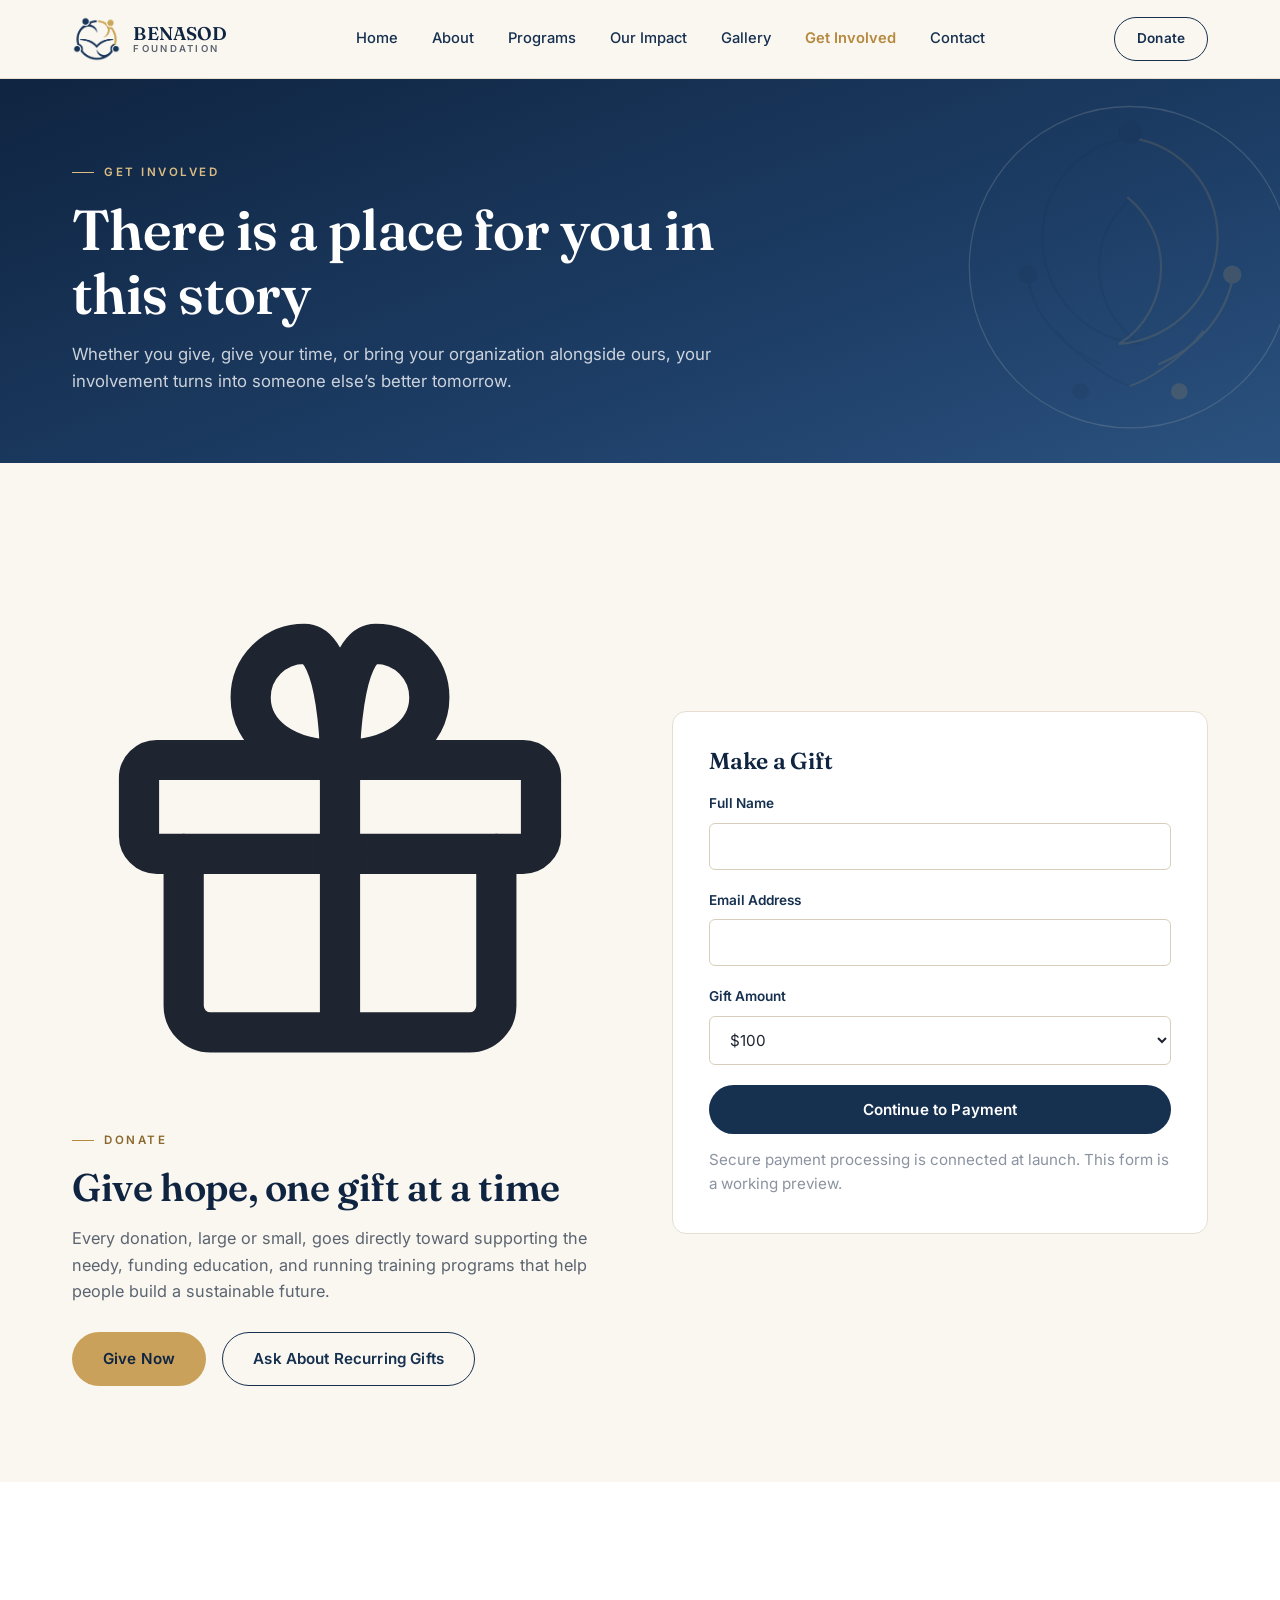
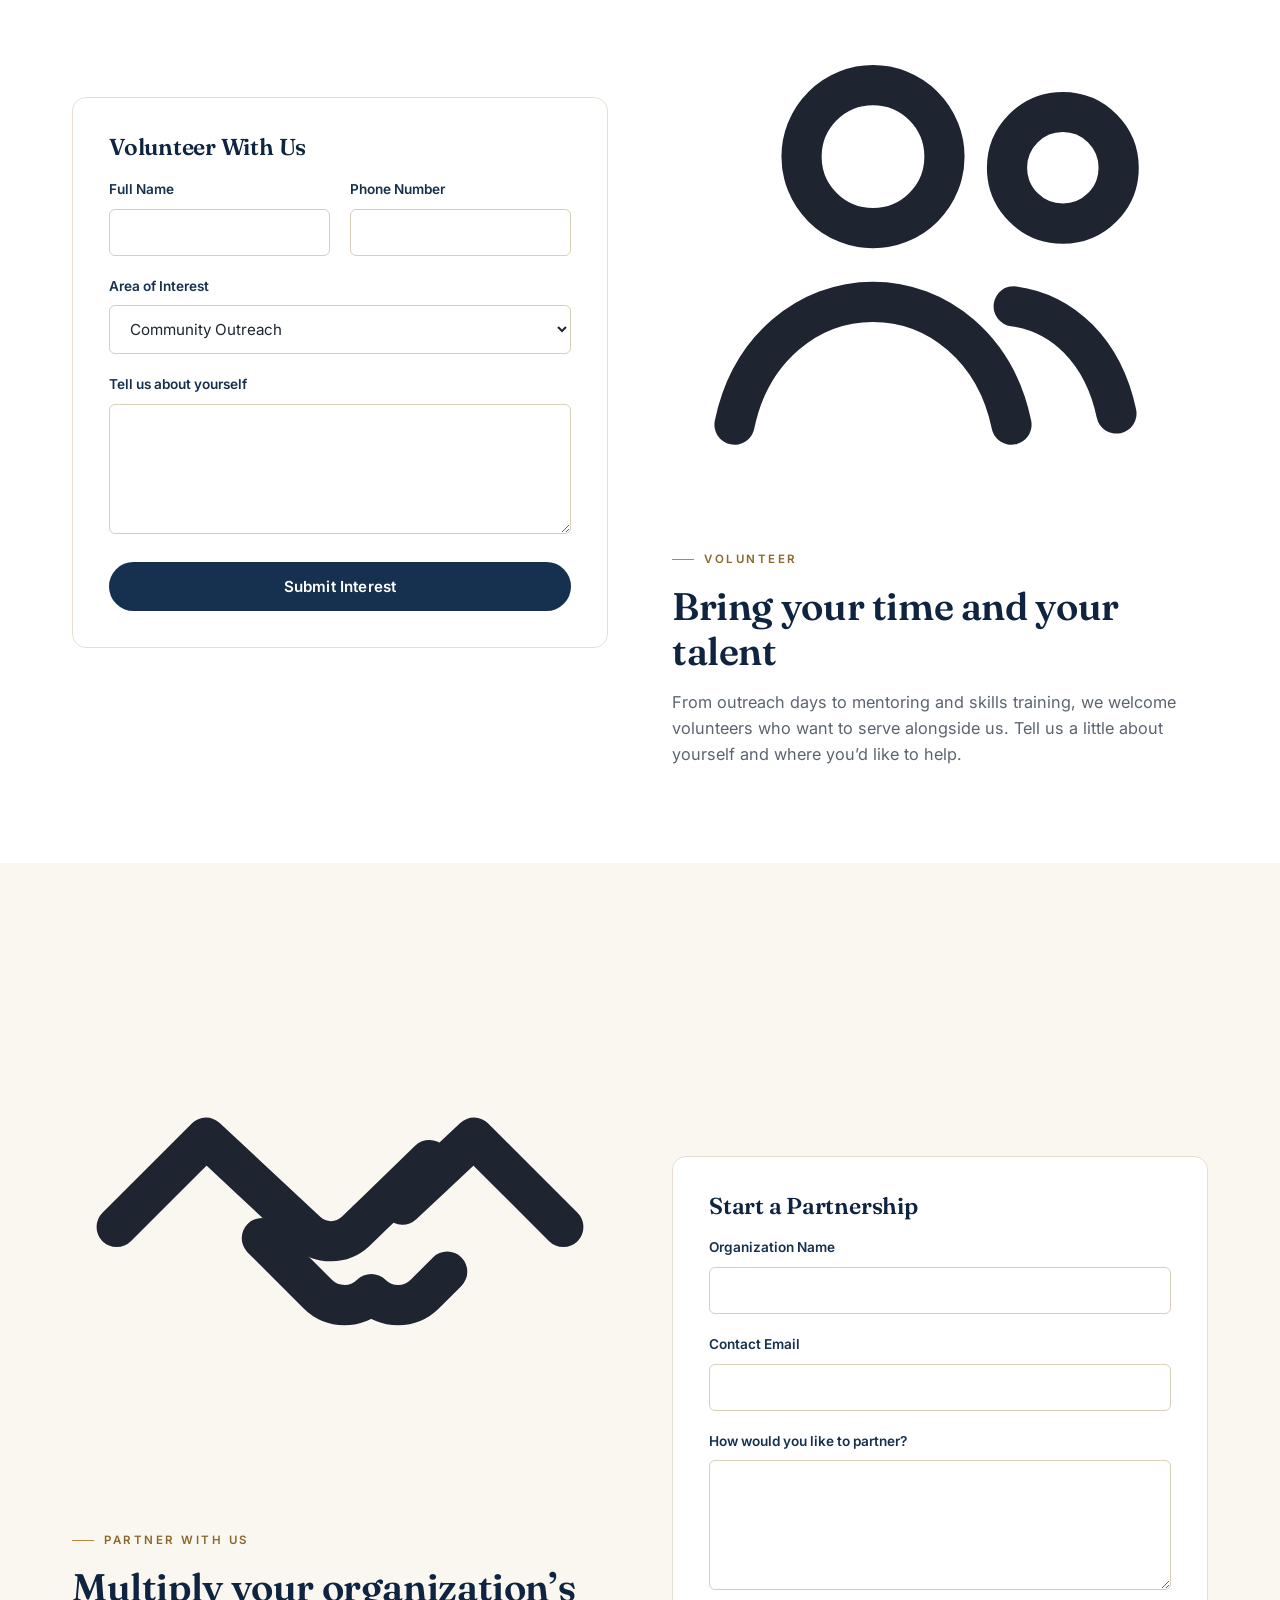
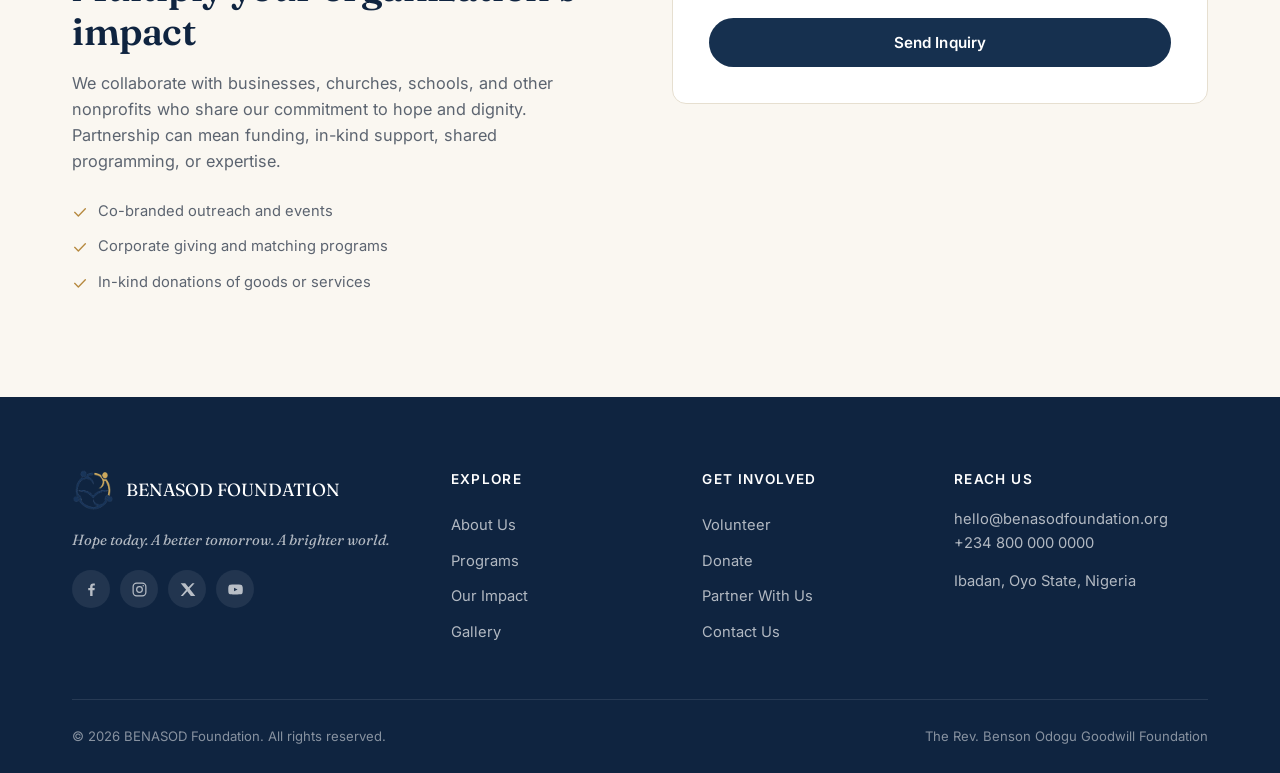
<file: assets/projects/benasod-foundation-website/get-involved.html>
<!DOCTYPE html>
<html lang="en">
<head>
<meta charset="UTF-8">
<meta name="viewport" content="width=device-width, initial-scale=1.0">
<title>Get Involved | BENASOD Foundation</title>
<meta name="description" content="Support BENASOD Foundation by donating, volunteering, or partnering with us to bring hope to communities in need.">
<link rel="icon" type="image/png" href="assets/logo-mark.png">
<link rel="preconnect" href="https://fonts.googleapis.com">
<link rel="preconnect" href="https://fonts.gstatic.com" crossorigin>
<link href="https://fonts.googleapis.com/css2?family=Fraunces:opsz,wght@9..144,500;9..144,600;9..144,700&family=Inter:wght@400;500;600;700&display=swap" rel="stylesheet">
<link rel="stylesheet" href="css/style.css">
</head>
<body>
  <a class="skip-link" href="#main">Skip to content</a>
  <header class="site-header">
    <div class="header-inner">
      <a href="index.html" class="brand" aria-label="BENASOD Foundation home">
        <img src="assets/logo-mark.png" alt="" width="46" height="46">
        <span class="brand-text">
          <span class="name">BENASOD</span>
          <span class="sub">FOUNDATION</span>
        </span>
      </a>
      <nav class="main-nav" id="main-nav" aria-label="Primary">
        <a href="index.html">Home</a>
        <a href="about.html">About</a>
        <a href="programs.html">Programs</a>
        <a href="impact.html">Our Impact</a>
        <a href="gallery.html">Gallery</a>
        <a href="get-involved.html" class="active" aria-current="page">Get Involved</a>
        <a href="contact.html">Contact</a>
      </nav>
      <div class="header-cta">
        <a href="get-involved.html#donate" class="btn btn-outline btn-sm">Donate</a>
        <button class="nav-toggle" aria-label="Open menu" aria-expanded="false" aria-controls="main-nav">
          <svg viewBox="0 0 24 24" fill="none" stroke="currentColor" stroke-width="1.8"><path d="M3 6h18M3 12h18M3 18h18" stroke-linecap="round"/></svg>
        </button>
      </div>
    </div>
  </header>

<main id="main">

  <section class="page-hero">
    <div class="container">
      <span class="eyebrow">Get Involved</span>
      <h1>There is a place for you in this story</h1>
      <p>Whether you give, give your time, or bring your organization alongside ours, your involvement turns into someone else&rsquo;s better tomorrow.</p>
    </div>
    <div class="motif"><svg viewBox="0 0 460 460" xmlns="http://www.w3.org/2000/svg" role="img" aria-label="Circle of hands, the BENASOD signature motif">
  <g fill="none" stroke="#16304f" stroke-width="2.4" stroke-linecap="round" opacity="0.9">
    <circle cx="230" cy="230" r="176" stroke="#e6dfd0" stroke-width="1.4"/>
    <path d="M230 88c-56 8-96 54-96 110 0 62 48 112 108 116 -30-18-46-52-46-84 0-30 14-58 36-76" />
    <path d="M230 88c56 8 96 54 96 110 0 62-48 112-108 116 30-18 46-52 46-84 0-30-14-58-36-76" stroke="#c9a15a"/>
    <path d="M118 244c8 40 40 76 80 92" />
    <path d="M342 244c-8 40-40 76-80 92" stroke="#c9a15a"/>
    <path d="M150 300c26 34 66 56 80 60" stroke-width="2"/>
    <path d="M310 300c-26 34-66 56-80 60" stroke="#c9a15a" stroke-width="2"/>
  </g>
  <g>
    <circle cx="230" cy="82" r="13" fill="#16304f"/>
    <circle cx="118" cy="238" r="10" fill="#16304f"/>
    <circle cx="342" cy="238" r="10" fill="#c9a15a"/>
    <circle cx="176" cy="366" r="9" fill="#16304f"/>
    <circle cx="284" cy="366" r="9" fill="#c9a15a"/>
  </g>
</svg></div>
  </section>

  <section class="section" id="donate">
    <div class="container">
      <div class="grid grid-2" style="align-items:center; gap:64px;">
        <div class="reveal">
          <div class="icon" style="margin-bottom:20px;"><svg viewBox="0 0 24 24" fill="none" stroke="currentColor" stroke-width="1.8"><rect x="3" y="9" width="18" height="4.2" rx="0.8" stroke-linecap="round" stroke-linejoin="round"/><path d="M5 13.2V20a1.2 1.2 0 0 0 1.2 1.2h11.6A1.2 1.2 0 0 0 19 20v-6.8M12 9v12.2" stroke-linecap="round" stroke-linejoin="round"/><path d="M12 9C9.5 9 8 7.8 8 6.2A2.4 2.4 0 0 1 10.4 3.8C12 3.8 12 9 12 9Z" stroke-linecap="round" stroke-linejoin="round"/><path d="M12 9c2.5 0 4-1.2 4-2.8a2.4 2.4 0 0 0-2.4-2.4C12 3.8 12 9 12 9Z" stroke-linecap="round" stroke-linejoin="round"/></svg></div>
          <span class="eyebrow">Donate</span>
          <h2>Give hope, one gift at a time</h2>
          <p style="margin-top:16px; font-size:1.02rem;">Every donation, large or small, goes directly toward supporting the needy, funding education, and running training programs that help people build a sustainable future.</p>
          <div class="hero-actions" style="margin-top:28px;">
            <a href="#donate-form" class="btn btn-gold">Give Now</a>
            <a href="contact.html" class="btn btn-outline">Ask About Recurring Gifts</a>
          </div>
        </div>
        <div class="reveal" style="transition-delay:.1s" id="donate-form">
          <div class="card" style="padding:36px;">
            <h3 style="margin-bottom:18px;">Make a Gift</h3>
            <form data-demo-form novalidate>
              <div class="form-grid">
                <div class="field full">
                  <label for="d-name">Full Name</label>
                  <input id="d-name" name="name" type="text" required>
                </div>
                <div class="field full">
                  <label for="d-email">Email Address</label>
                  <input id="d-email" name="email" type="email" required>
                </div>
                <div class="field full">
                  <label for="d-amount">Gift Amount</label>
                  <select id="d-amount" name="amount">
                    <option>$25</option>
                    <option>$50</option>
                    <option selected>$100</option>
                    <option>$250</option>
                    <option>Other</option>
                  </select>
                </div>
              </div>
              <button type="submit" class="btn btn-primary" style="margin-top:20px; width:100%;">Continue to Payment</button>
              <p class="form-success" style="display:none; margin-top:16px; color:var(--gold-600); font-weight:600;">Thank you &mdash; a member of our team will follow up to complete your gift securely.</p>
              <p class="form-note">Secure payment processing is connected at launch. This form is a working preview.</p>
            </form>
          </div>
        </div>
      </div>
    </div>
  </section>

  <section class="section section-alt" id="volunteer">
    <div class="container">
      <div class="grid grid-2" style="align-items:center; gap:64px;">
        <div class="reveal" style="order:2;">
          <div class="icon" style="margin-bottom:20px;"><svg viewBox="0 0 24 24" fill="none" stroke="currentColor" stroke-width="1.8"><circle cx="9" cy="8" r="3.2" stroke-linecap="round"/><path d="M2.8 20c.7-3.4 3.3-5.5 6.2-5.5s5.5 2.1 6.2 5.5" stroke-linecap="round" stroke-linejoin="round"/><circle cx="17.5" cy="8.5" r="2.5" stroke-linecap="round"/><path d="M15.3 14.7c2.2.3 4 2 4.6 4.8" stroke-linecap="round" stroke-linejoin="round"/></svg></div>
          <span class="eyebrow">Volunteer</span>
          <h2>Bring your time and your talent</h2>
          <p style="margin-top:16px; font-size:1.02rem;">From outreach days to mentoring and skills training, we welcome volunteers who want to serve alongside us. Tell us a little about yourself and where you&rsquo;d like to help.</p>
        </div>
        <div class="reveal" style="transition-delay:.1s; order:1;">
          <div class="card" style="padding:36px;">
            <h3 style="margin-bottom:18px;">Volunteer With Us</h3>
            <form data-demo-form novalidate>
              <div class="form-grid">
                <div class="field">
                  <label for="v-name">Full Name</label>
                  <input id="v-name" name="name" type="text" required>
                </div>
                <div class="field">
                  <label for="v-phone">Phone Number</label>
                  <input id="v-phone" name="phone" type="tel">
                </div>
                <div class="field full">
                  <label for="v-interest">Area of Interest</label>
                  <select id="v-interest" name="interest">
                    <option>Community Outreach</option>
                    <option>Education Support</option>
                    <option>Youth Mentoring</option>
                    <option>Training &amp; Mind-Coaching</option>
                    <option>Events &amp; Fundraising</option>
                  </select>
                </div>
                <div class="field full">
                  <label for="v-message">Tell us about yourself</label>
                  <textarea id="v-message" name="message"></textarea>
                </div>
              </div>
              <button type="submit" class="btn btn-primary" style="margin-top:20px; width:100%;">Submit Interest</button>
              <p class="form-success" style="display:none; margin-top:16px; color:var(--gold-600); font-weight:600;">Thank you for offering your time &mdash; our team will reach out soon.</p>
            </form>
          </div>
        </div>
      </div>
    </div>
  </section>

  <section class="section" id="partner">
    <div class="container">
      <div class="grid grid-2" style="align-items:center; gap:64px;">
        <div class="reveal">
          <div class="icon" style="margin-bottom:20px;"><svg viewBox="0 0 24 24" fill="none" stroke="currentColor" stroke-width="1.8"><path d="m2 12 4-4 4.5 4.2a1.6 1.6 0 0 0 2.2 0L16 9" stroke-linecap="round" stroke-linejoin="round"/><path d="M8.5 12.5 11 15a1.7 1.7 0 0 0 2.4 0 1.7 1.7 0 0 0 2.4 0l1-1" stroke-linecap="round" stroke-linejoin="round"/><path d="m22 12-4-4-3.2 3" stroke-linecap="round" stroke-linejoin="round"/></svg></div>
          <span class="eyebrow">Partner With Us</span>
          <h2>Multiply your organization&rsquo;s impact</h2>
          <p style="margin-top:16px; font-size:1.02rem;">We collaborate with businesses, churches, schools, and other nonprofits who share our commitment to hope and dignity. Partnership can mean funding, in-kind support, shared programming, or expertise.</p>
          <ul class="program-list" style="margin-top:20px;">
            <li><svg viewBox="0 0 24 24" fill="none" stroke="currentColor" stroke-width="2"><path d="m4 12.5 5.5 5.5L20 7" stroke-linecap="round" stroke-linejoin="round"/></svg><span>Co-branded outreach and events</span></li>
            <li><svg viewBox="0 0 24 24" fill="none" stroke="currentColor" stroke-width="2"><path d="m4 12.5 5.5 5.5L20 7" stroke-linecap="round" stroke-linejoin="round"/></svg><span>Corporate giving and matching programs</span></li>
            <li><svg viewBox="0 0 24 24" fill="none" stroke="currentColor" stroke-width="2"><path d="m4 12.5 5.5 5.5L20 7" stroke-linecap="round" stroke-linejoin="round"/></svg><span>In-kind donations of goods or services</span></li>
          </ul>
        </div>
        <div class="reveal" style="transition-delay:.1s">
          <div class="card" style="padding:36px;">
            <h3 style="margin-bottom:18px;">Start a Partnership</h3>
            <form data-demo-form novalidate>
              <div class="form-grid">
                <div class="field full">
                  <label for="p-org">Organization Name</label>
                  <input id="p-org" name="org" type="text" required>
                </div>
                <div class="field full">
                  <label for="p-contact">Contact Email</label>
                  <input id="p-contact" name="email" type="email" required>
                </div>
                <div class="field full">
                  <label for="p-message">How would you like to partner?</label>
                  <textarea id="p-message" name="message"></textarea>
                </div>
              </div>
              <button type="submit" class="btn btn-primary" style="margin-top:20px; width:100%;">Send Inquiry</button>
              <p class="form-success" style="display:none; margin-top:16px; color:var(--gold-600); font-weight:600;">Thank you &mdash; our partnerships team will be in touch shortly.</p>
            </form>
          </div>
        </div>
      </div>
    </div>
  </section>

</main>
  <footer class="site-footer">
    <div class="container">
      <div class="footer-grid">
        <div class="footer-col">
          <div class="footer-brand">
            <img src="assets/logo-mark.png" alt="" width="42" height="42">
            <span class="name">BENASOD FOUNDATION</span>
          </div>
          <p class="footer-tagline">Hope today. A better tomorrow. A brighter world.</p>
          <div class="social-row">
            <a href="#" aria-label="Facebook"><svg viewBox="0 0 24 24" fill="currentColor"><path d="M13.5 21v-8h2.7l.4-3.1h-3.1V7.9c0-.9.3-1.5 1.6-1.5h1.6V3.6C16.4 3.5 15.4 3.4 14.3 3.4c-2.5 0-4.2 1.5-4.2 4.3v2.2H7.4V13h2.7v8h3.4Z"/></svg></a>
            <a href="#" aria-label="Instagram"><svg viewBox="0 0 24 24" fill="none" stroke="currentColor" stroke-width="1.7"><rect x="3" y="3" width="18" height="18" rx="5" stroke-linecap="round" stroke-linejoin="round"/><circle cx="12" cy="12" r="4" stroke-linecap="round"/><circle cx="17.3" cy="6.7" r="1" fill="currentColor" stroke="none"/></svg></a>
            <a href="#" aria-label="X (Twitter)"><svg viewBox="0 0 24 24" fill="currentColor"><path d="M18.9 3H22l-7 8 8 10h-6.3l-5-6.4L5.6 21H2.5l7.5-8.6L2.4 3h6.4l4.5 5.8L18.9 3Z"/></svg></a>
            <a href="#" aria-label="YouTube"><svg viewBox="0 0 24 24" fill="currentColor"><path d="M22 8.3s-.2-1.5-.8-2.1c-.8-.8-1.6-.8-2-.9C16.4 5 12 5 12 5s-4.4 0-7.2.3c-.4 0-1.2.1-2 .9C2.2 6.8 2 8.3 2 8.3S1.8 10 1.8 11.8v.5C1.8 14 2 15.8 2 15.8s.2 1.5.8 2.1c.8.8 1.9.8 2.3.9 1.7.2 7 .3 7 .3s4.4 0 7.2-.3c.4 0 1.2-.1 2-.9.6-.6.8-2.1.8-2.1s.2-1.7.2-3.5v-.5c0-1.8-.2-3.5-.2-3.5ZM9.9 14.6V9.4l5 2.6-5 2.6Z"/></svg></a>
          </div>
        </div>
        <div class="footer-col">
          <h5>Explore</h5>
          <a href="about.html">About Us</a>
          <a href="programs.html">Programs</a>
          <a href="impact.html">Our Impact</a>
          <a href="gallery.html">Gallery</a>
        </div>
        <div class="footer-col">
          <h5>Get Involved</h5>
          <a href="get-involved.html#volunteer">Volunteer</a>
          <a href="get-involved.html#donate">Donate</a>
          <a href="get-involved.html#partner">Partner With Us</a>
          <a href="contact.html">Contact Us</a>
        </div>
        <div class="footer-col">
          <h5>Reach Us</h5>
          <p>hello@benasodfoundation.org<br>+234 800 000 0000</p>
          <p style="margin-top:10px;">Ibadan, Oyo State, Nigeria</p>
        </div>
      </div>
      <div class="footer-bottom">
        <span>&copy; <span id="year"></span> BENASOD Foundation. All rights reserved.</span>
        <span>The Rev. Benson Odogu Goodwill Foundation</span>
      </div>
    </div>
  </footer>
  <script>document.getElementById('year').textContent = new Date().getFullYear();</script>
  <script src="js/script.js"></script>

</body>
</html>
</file>
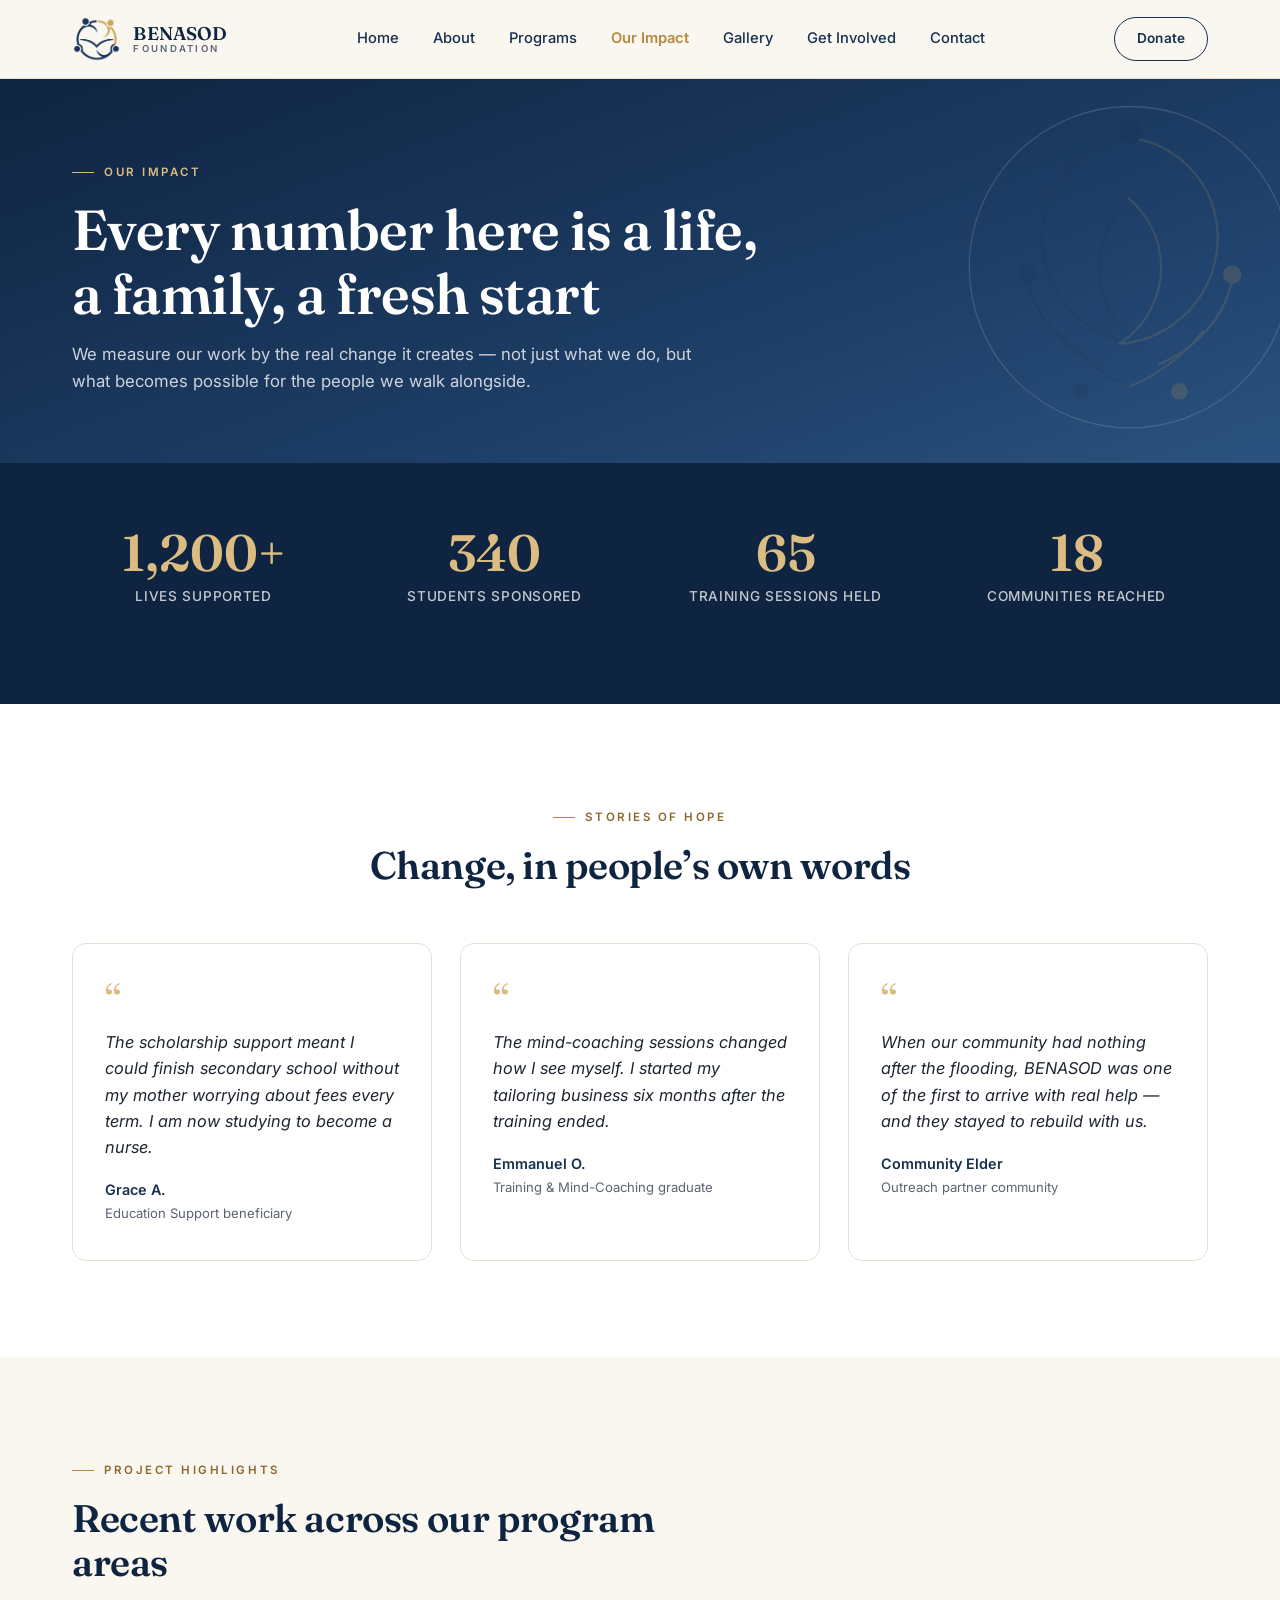
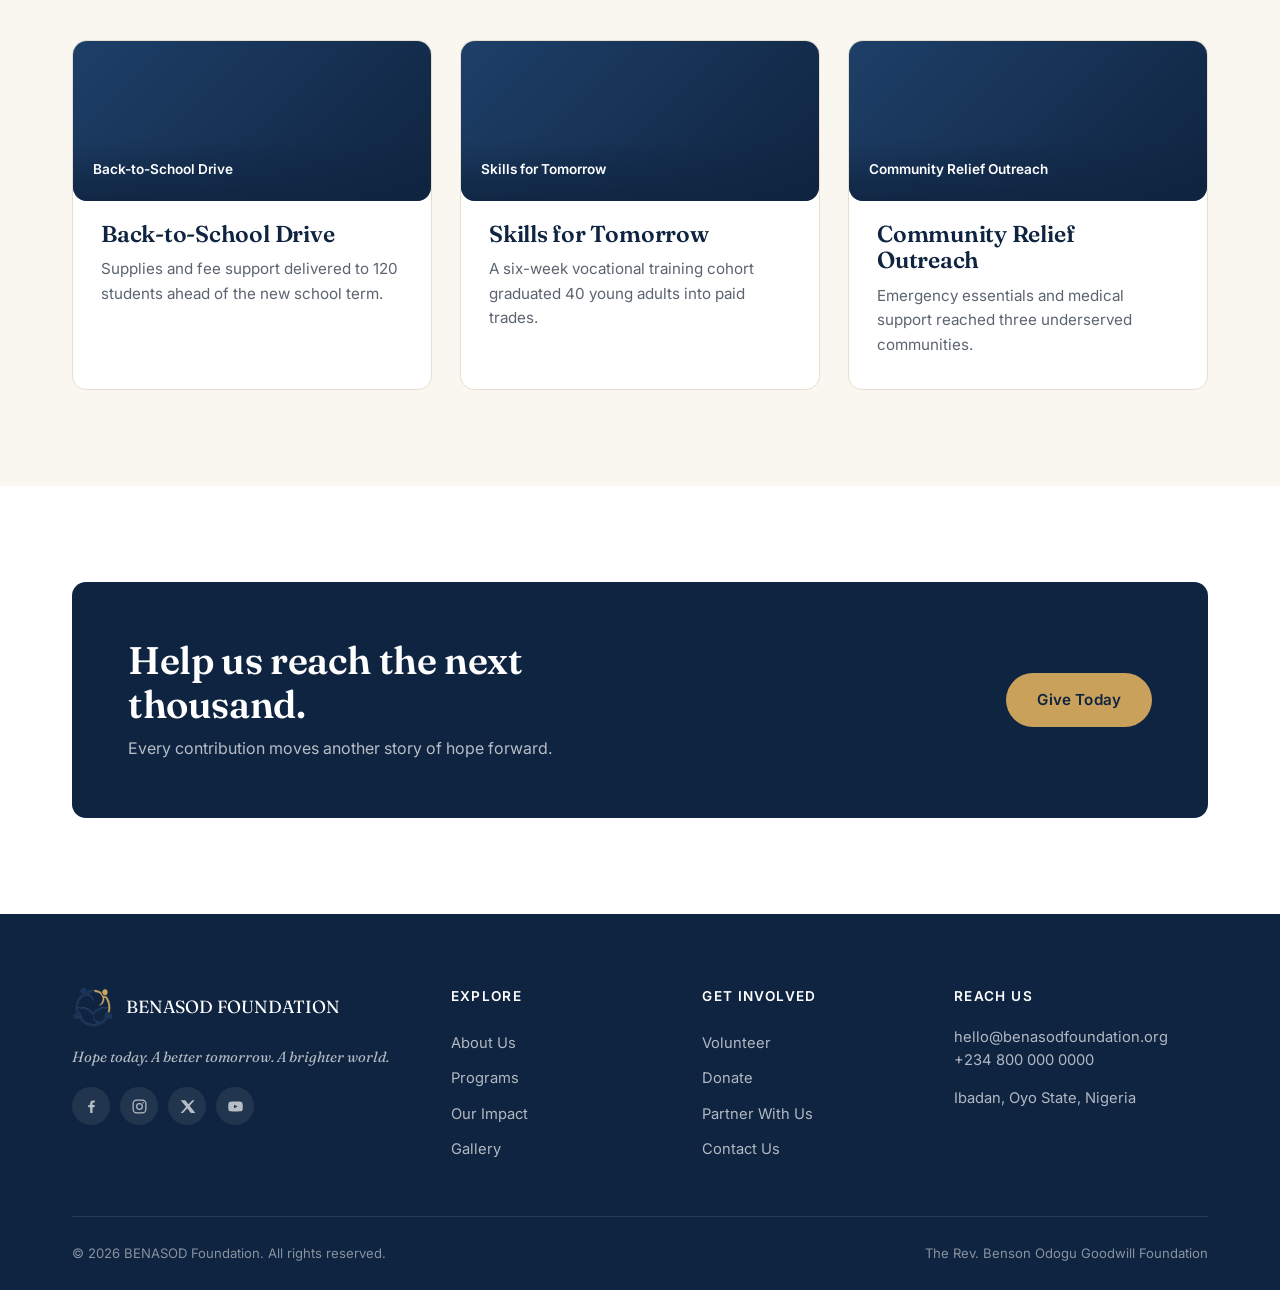
<file: assets/projects/benasod-foundation-website/impact.html>
<!DOCTYPE html>
<html lang="en">
<head>
<meta charset="UTF-8">
<meta name="viewport" content="width=device-width, initial-scale=1.0">
<title>Our Impact | BENASOD Foundation</title>
<meta name="description" content="See the measurable impact of BENASOD Foundation's work through statistics, testimonials, and project highlights.">
<link rel="icon" type="image/png" href="assets/logo-mark.png">
<link rel="preconnect" href="https://fonts.googleapis.com">
<link rel="preconnect" href="https://fonts.gstatic.com" crossorigin>
<link href="https://fonts.googleapis.com/css2?family=Fraunces:opsz,wght@9..144,500;9..144,600;9..144,700&family=Inter:wght@400;500;600;700&display=swap" rel="stylesheet">
<link rel="stylesheet" href="css/style.css">
</head>
<body>
  <a class="skip-link" href="#main">Skip to content</a>
  <header class="site-header">
    <div class="header-inner">
      <a href="index.html" class="brand" aria-label="BENASOD Foundation home">
        <img src="assets/logo-mark.png" alt="" width="46" height="46">
        <span class="brand-text">
          <span class="name">BENASOD</span>
          <span class="sub">FOUNDATION</span>
        </span>
      </a>
      <nav class="main-nav" id="main-nav" aria-label="Primary">
        <a href="index.html">Home</a>
        <a href="about.html">About</a>
        <a href="programs.html">Programs</a>
        <a href="impact.html" class="active" aria-current="page">Our Impact</a>
        <a href="gallery.html">Gallery</a>
        <a href="get-involved.html">Get Involved</a>
        <a href="contact.html">Contact</a>
      </nav>
      <div class="header-cta">
        <a href="get-involved.html#donate" class="btn btn-outline btn-sm">Donate</a>
        <button class="nav-toggle" aria-label="Open menu" aria-expanded="false" aria-controls="main-nav">
          <svg viewBox="0 0 24 24" fill="none" stroke="currentColor" stroke-width="1.8"><path d="M3 6h18M3 12h18M3 18h18" stroke-linecap="round"/></svg>
        </button>
      </div>
    </div>
  </header>

<main id="main">

  <section class="page-hero">
    <div class="container">
      <span class="eyebrow">Our Impact</span>
      <h1>Every number here is a life, a family, a fresh start</h1>
      <p>We measure our work by the real change it creates &mdash; not just what we do, but what becomes possible for the people we walk alongside.</p>
    </div>
    <div class="motif"><svg viewBox="0 0 460 460" xmlns="http://www.w3.org/2000/svg" role="img" aria-label="Circle of hands, the BENASOD signature motif">
  <g fill="none" stroke="#16304f" stroke-width="2.4" stroke-linecap="round" opacity="0.9">
    <circle cx="230" cy="230" r="176" stroke="#e6dfd0" stroke-width="1.4"/>
    <path d="M230 88c-56 8-96 54-96 110 0 62 48 112 108 116 -30-18-46-52-46-84 0-30 14-58 36-76" />
    <path d="M230 88c56 8 96 54 96 110 0 62-48 112-108 116 30-18 46-52 46-84 0-30-14-58-36-76" stroke="#c9a15a"/>
    <path d="M118 244c8 40 40 76 80 92" />
    <path d="M342 244c-8 40-40 76-80 92" stroke="#c9a15a"/>
    <path d="M150 300c26 34 66 56 80 60" stroke-width="2"/>
    <path d="M310 300c-26 34-66 56-80 60" stroke="#c9a15a" stroke-width="2"/>
  </g>
  <g>
    <circle cx="230" cy="82" r="13" fill="#16304f"/>
    <circle cx="118" cy="238" r="10" fill="#16304f"/>
    <circle cx="342" cy="238" r="10" fill="#c9a15a"/>
    <circle cx="176" cy="366" r="9" fill="#16304f"/>
    <circle cx="284" cy="366" r="9" fill="#c9a15a"/>
  </g>
</svg></div>
  </section>

  <section class="section section-navy" style="padding-top:64px;">
    <div class="container">
      <div class="grid grid-4">
        <div class="stat reveal"><div class="num">1,200+</div><div class="label">Lives Supported</div></div>
        <div class="stat reveal" style="transition-delay:.05s"><div class="num">340</div><div class="label">Students Sponsored</div></div>
        <div class="stat reveal" style="transition-delay:.1s"><div class="num">65</div><div class="label">Training Sessions Held</div></div>
        <div class="stat reveal" style="transition-delay:.15s"><div class="num">18</div><div class="label">Communities Reached</div></div>
      </div>
    </div>
  </section>

  <section class="section section-alt">
    <div class="container">
      <div class="section-header center mx-auto reveal">
        <span class="eyebrow" style="justify-content:center;">Stories of Hope</span>
        <h2>Change, in people&rsquo;s own words</h2>
      </div>
      <div class="grid grid-3">
        <div class="quote-card reveal">
          <div class="mark">&ldquo;</div>
          <p>The scholarship support meant I could finish secondary school without my mother worrying about fees every term. I am now studying to become a nurse.</p>
          <div class="who">Grace A.<span>Education Support beneficiary</span></div>
        </div>
        <div class="quote-card reveal" style="transition-delay:.05s">
          <div class="mark">&ldquo;</div>
          <p>The mind-coaching sessions changed how I see myself. I started my tailoring business six months after the training ended.</p>
          <div class="who">Emmanuel O.<span>Training &amp; Mind-Coaching graduate</span></div>
        </div>
        <div class="quote-card reveal" style="transition-delay:.1s">
          <div class="mark">&ldquo;</div>
          <p>When our community had nothing after the flooding, BENASOD was one of the first to arrive with real help &mdash; and they stayed to rebuild with us.</p>
          <div class="who">Community Elder<span>Outreach partner community</span></div>
        </div>
      </div>
    </div>
  </section>

  <section class="section">
    <div class="container">
      <div class="section-header reveal">
        <span class="eyebrow">Project Highlights</span>
        <h2>Recent work across our program areas</h2>
      </div>
      <div class="grid grid-3">
        <div class="card reveal">
          <div class="photo" style="min-height:160px; margin:-32px -28px 20px;"><div class="cap">Back-to-School Drive</div></div>
          <h3>Back-to-School Drive</h3>
          <p>Supplies and fee support delivered to 120 students ahead of the new school term.</p>
        </div>
        <div class="card reveal" style="transition-delay:.05s">
          <div class="photo" style="min-height:160px; margin:-32px -28px 20px;"><div class="cap">Skills for Tomorrow</div></div>
          <h3>Skills for Tomorrow</h3>
          <p>A six-week vocational training cohort graduated 40 young adults into paid trades.</p>
        </div>
        <div class="card reveal" style="transition-delay:.1s">
          <div class="photo" style="min-height:160px; margin:-32px -28px 20px;"><div class="cap">Community Relief Outreach</div></div>
          <h3>Community Relief Outreach</h3>
          <p>Emergency essentials and medical support reached three underserved communities.</p>
        </div>
      </div>
    </div>
  </section>

  <section class="section section-alt">
    <div class="container">
      <div class="cta-band" style="background:var(--navy-900);">
        <div>
          <h2>Help us reach the next thousand.</h2>
          <p>Every contribution moves another story of hope forward.</p>
        </div>
        <div class="cta-actions">
          <a href="get-involved.html#donate" class="btn btn-gold">Give Today</a>
        </div>
      </div>
    </div>
  </section>

</main>
  <footer class="site-footer">
    <div class="container">
      <div class="footer-grid">
        <div class="footer-col">
          <div class="footer-brand">
            <img src="assets/logo-mark.png" alt="" width="42" height="42">
            <span class="name">BENASOD FOUNDATION</span>
          </div>
          <p class="footer-tagline">Hope today. A better tomorrow. A brighter world.</p>
          <div class="social-row">
            <a href="#" aria-label="Facebook"><svg viewBox="0 0 24 24" fill="currentColor"><path d="M13.5 21v-8h2.7l.4-3.1h-3.1V7.9c0-.9.3-1.5 1.6-1.5h1.6V3.6C16.4 3.5 15.4 3.4 14.3 3.4c-2.5 0-4.2 1.5-4.2 4.3v2.2H7.4V13h2.7v8h3.4Z"/></svg></a>
            <a href="#" aria-label="Instagram"><svg viewBox="0 0 24 24" fill="none" stroke="currentColor" stroke-width="1.7"><rect x="3" y="3" width="18" height="18" rx="5" stroke-linecap="round" stroke-linejoin="round"/><circle cx="12" cy="12" r="4" stroke-linecap="round"/><circle cx="17.3" cy="6.7" r="1" fill="currentColor" stroke="none"/></svg></a>
            <a href="#" aria-label="X (Twitter)"><svg viewBox="0 0 24 24" fill="currentColor"><path d="M18.9 3H22l-7 8 8 10h-6.3l-5-6.4L5.6 21H2.5l7.5-8.6L2.4 3h6.4l4.5 5.8L18.9 3Z"/></svg></a>
            <a href="#" aria-label="YouTube"><svg viewBox="0 0 24 24" fill="currentColor"><path d="M22 8.3s-.2-1.5-.8-2.1c-.8-.8-1.6-.8-2-.9C16.4 5 12 5 12 5s-4.4 0-7.2.3c-.4 0-1.2.1-2 .9C2.2 6.8 2 8.3 2 8.3S1.8 10 1.8 11.8v.5C1.8 14 2 15.8 2 15.8s.2 1.5.8 2.1c.8.8 1.9.8 2.3.9 1.7.2 7 .3 7 .3s4.4 0 7.2-.3c.4 0 1.2-.1 2-.9.6-.6.8-2.1.8-2.1s.2-1.7.2-3.5v-.5c0-1.8-.2-3.5-.2-3.5ZM9.9 14.6V9.4l5 2.6-5 2.6Z"/></svg></a>
          </div>
        </div>
        <div class="footer-col">
          <h5>Explore</h5>
          <a href="about.html">About Us</a>
          <a href="programs.html">Programs</a>
          <a href="impact.html">Our Impact</a>
          <a href="gallery.html">Gallery</a>
        </div>
        <div class="footer-col">
          <h5>Get Involved</h5>
          <a href="get-involved.html#volunteer">Volunteer</a>
          <a href="get-involved.html#donate">Donate</a>
          <a href="get-involved.html#partner">Partner With Us</a>
          <a href="contact.html">Contact Us</a>
        </div>
        <div class="footer-col">
          <h5>Reach Us</h5>
          <p>hello@benasodfoundation.org<br>+234 800 000 0000</p>
          <p style="margin-top:10px;">Ibadan, Oyo State, Nigeria</p>
        </div>
      </div>
      <div class="footer-bottom">
        <span>&copy; <span id="year"></span> BENASOD Foundation. All rights reserved.</span>
        <span>The Rev. Benson Odogu Goodwill Foundation</span>
      </div>
    </div>
  </footer>
  <script>document.getElementById('year').textContent = new Date().getFullYear();</script>
  <script src="js/script.js"></script>

</body>
</html>
</file>
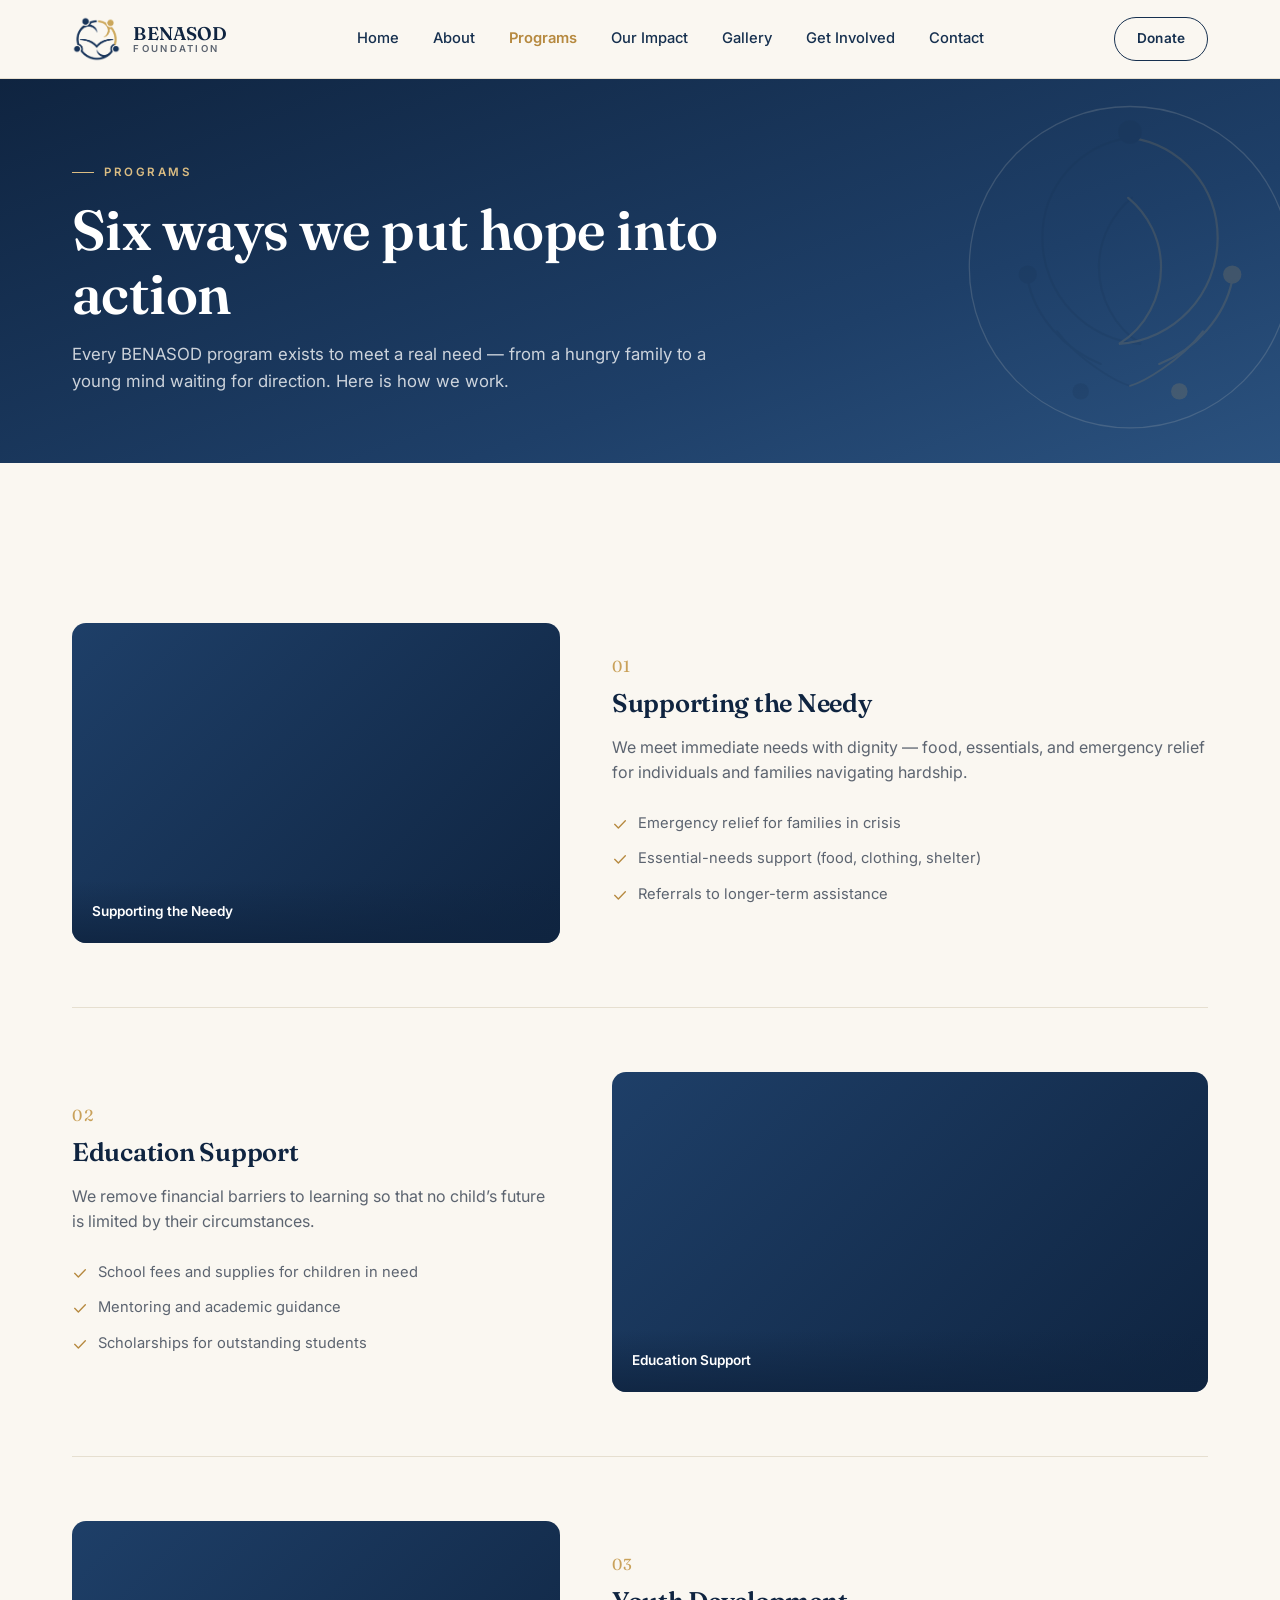
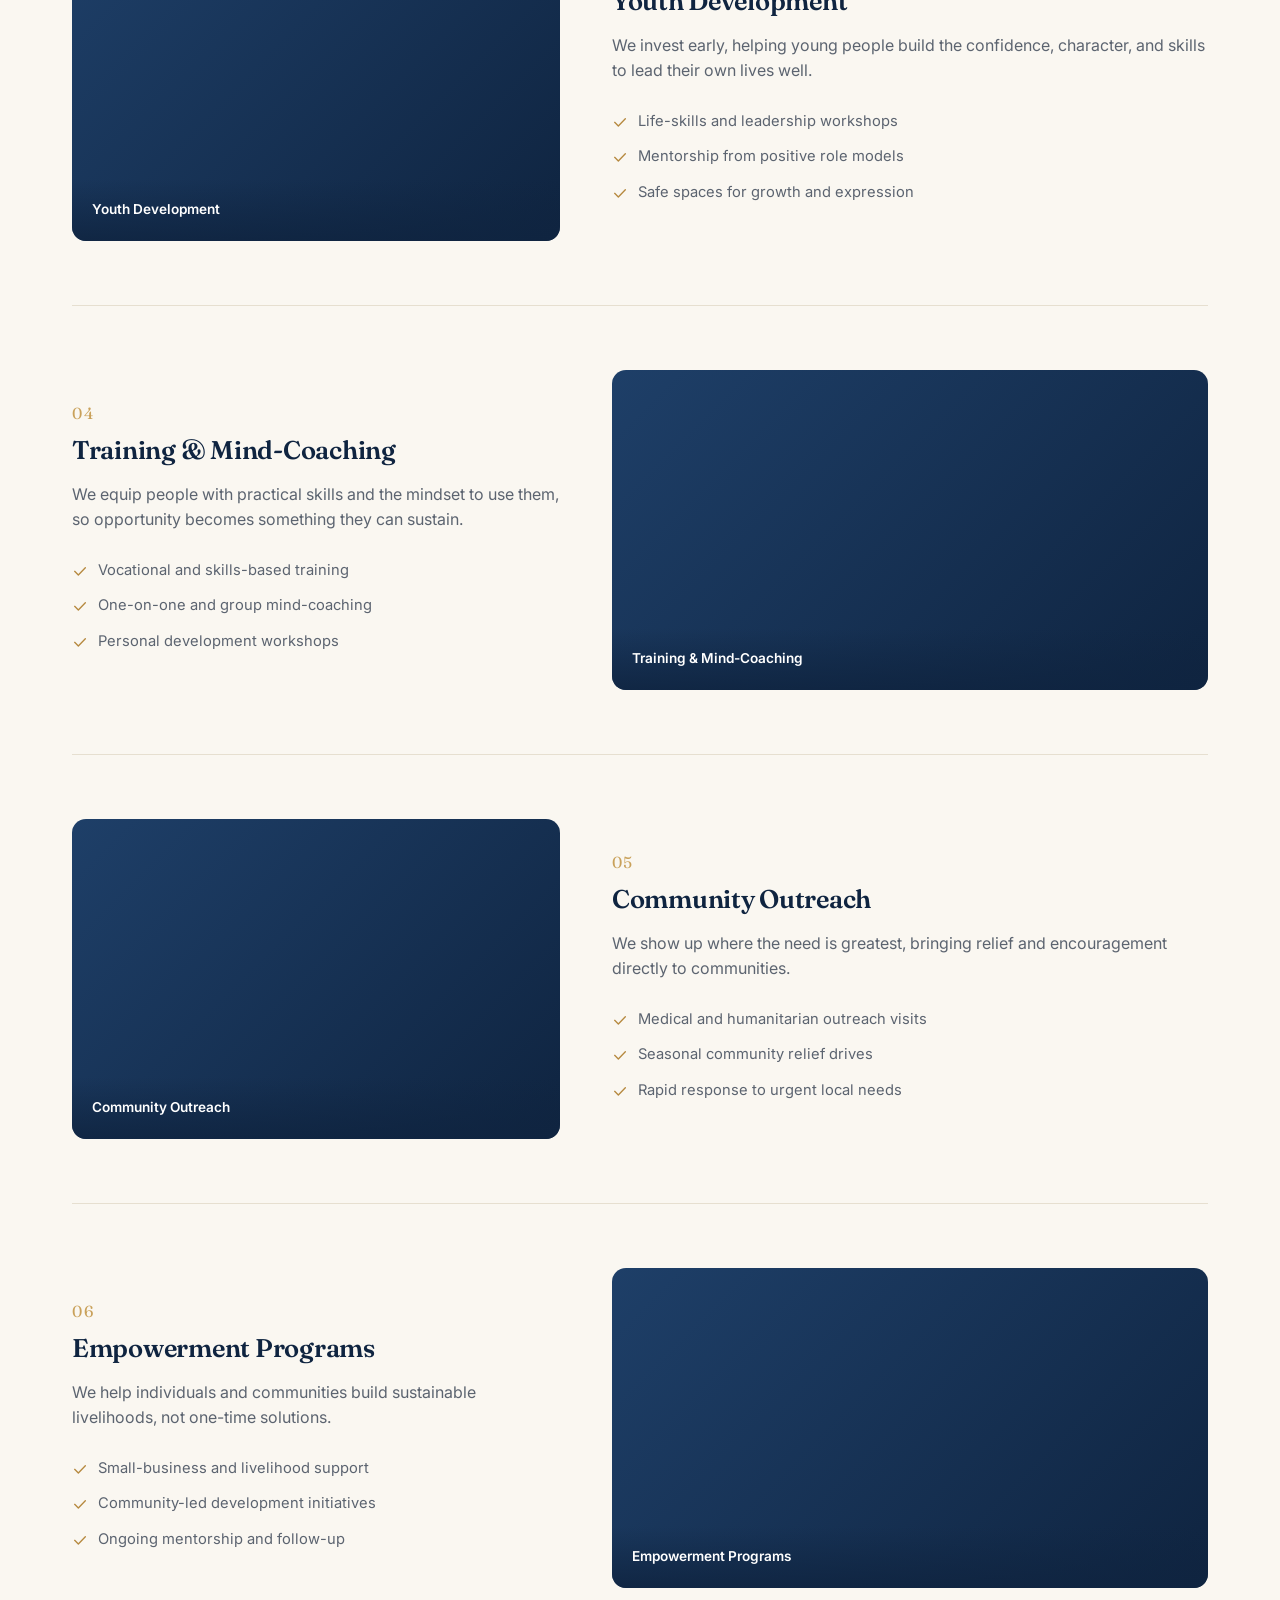
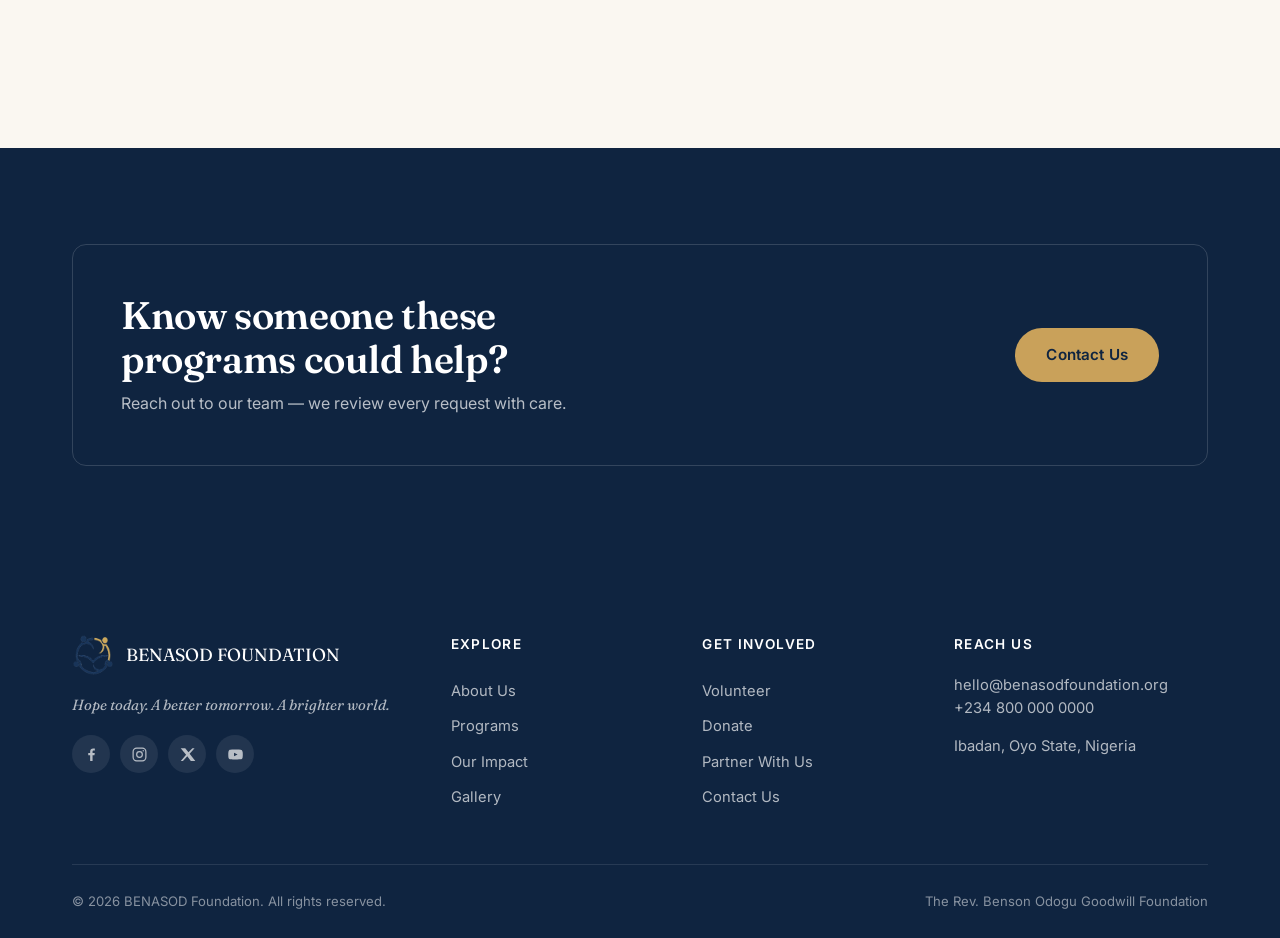
<file: assets/projects/benasod-foundation-website/programs.html>
<!DOCTYPE html>
<html lang="en">
<head>
<meta charset="UTF-8">
<meta name="viewport" content="width=device-width, initial-scale=1.0">
<title>Programs | BENASOD Foundation</title>
<meta name="description" content="Explore BENASOD Foundation's programs: supporting the needy, education, youth development, training and mind-coaching, community outreach, and empowerment.">
<link rel="icon" type="image/png" href="assets/logo-mark.png">
<link rel="preconnect" href="https://fonts.googleapis.com">
<link rel="preconnect" href="https://fonts.gstatic.com" crossorigin>
<link href="https://fonts.googleapis.com/css2?family=Fraunces:opsz,wght@9..144,500;9..144,600;9..144,700&family=Inter:wght@400;500;600;700&display=swap" rel="stylesheet">
<link rel="stylesheet" href="css/style.css">
</head>
<body>
  <a class="skip-link" href="#main">Skip to content</a>
  <header class="site-header">
    <div class="header-inner">
      <a href="index.html" class="brand" aria-label="BENASOD Foundation home">
        <img src="assets/logo-mark.png" alt="" width="46" height="46">
        <span class="brand-text">
          <span class="name">BENASOD</span>
          <span class="sub">FOUNDATION</span>
        </span>
      </a>
      <nav class="main-nav" id="main-nav" aria-label="Primary">
        <a href="index.html">Home</a>
        <a href="about.html">About</a>
        <a href="programs.html" class="active" aria-current="page">Programs</a>
        <a href="impact.html">Our Impact</a>
        <a href="gallery.html">Gallery</a>
        <a href="get-involved.html">Get Involved</a>
        <a href="contact.html">Contact</a>
      </nav>
      <div class="header-cta">
        <a href="get-involved.html#donate" class="btn btn-outline btn-sm">Donate</a>
        <button class="nav-toggle" aria-label="Open menu" aria-expanded="false" aria-controls="main-nav">
          <svg viewBox="0 0 24 24" fill="none" stroke="currentColor" stroke-width="1.8"><path d="M3 6h18M3 12h18M3 18h18" stroke-linecap="round"/></svg>
        </button>
      </div>
    </div>
  </header>

<main id="main">

  <section class="page-hero">
    <div class="container">
      <span class="eyebrow">Programs</span>
      <h1>Six ways we put hope into action</h1>
      <p>Every BENASOD program exists to meet a real need &mdash; from a hungry family to a young mind waiting for direction. Here is how we work.</p>
    </div>
    <div class="motif"><svg viewBox="0 0 460 460" xmlns="http://www.w3.org/2000/svg" role="img" aria-label="Circle of hands, the BENASOD signature motif">
  <g fill="none" stroke="#16304f" stroke-width="2.4" stroke-linecap="round" opacity="0.9">
    <circle cx="230" cy="230" r="176" stroke="#e6dfd0" stroke-width="1.4"/>
    <path d="M230 88c-56 8-96 54-96 110 0 62 48 112 108 116 -30-18-46-52-46-84 0-30 14-58 36-76" />
    <path d="M230 88c56 8 96 54 96 110 0 62-48 112-108 116 30-18 46-52 46-84 0-30-14-58-36-76" stroke="#c9a15a"/>
    <path d="M118 244c8 40 40 76 80 92" />
    <path d="M342 244c-8 40-40 76-80 92" stroke="#c9a15a"/>
    <path d="M150 300c26 34 66 56 80 60" stroke-width="2"/>
    <path d="M310 300c-26 34-66 56-80 60" stroke="#c9a15a" stroke-width="2"/>
  </g>
  <g>
    <circle cx="230" cy="82" r="13" fill="#16304f"/>
    <circle cx="118" cy="238" r="10" fill="#16304f"/>
    <circle cx="342" cy="238" r="10" fill="#c9a15a"/>
    <circle cx="176" cy="366" r="9" fill="#16304f"/>
    <circle cx="284" cy="366" r="9" fill="#c9a15a"/>
  </g>
</svg></div>
  </section>

  <section class="section">
    <div class="container">
      
      <div class="program-row reveal">
        <div class="program-art">
          <div class="photo" style="min-height:320px;">
            <div class="cap">Supporting the Needy</div>
          </div>
        </div>
        <div>
          <span class="num">01</span>
          <h3>Supporting the Needy</h3>
          <p>We meet immediate needs with dignity &mdash; food, essentials, and emergency relief for individuals and families navigating hardship.</p>
          <ul class="program-list"><li><svg viewBox="0 0 24 24" fill="none" stroke="currentColor" stroke-width="2"><path d="m4 12.5 5.5 5.5L20 7" stroke-linecap="round" stroke-linejoin="round"/></svg><span>Emergency relief for families in crisis</span></li>
<li><svg viewBox="0 0 24 24" fill="none" stroke="currentColor" stroke-width="2"><path d="m4 12.5 5.5 5.5L20 7" stroke-linecap="round" stroke-linejoin="round"/></svg><span>Essential-needs support (food, clothing, shelter)</span></li>
<li><svg viewBox="0 0 24 24" fill="none" stroke="currentColor" stroke-width="2"><path d="m4 12.5 5.5 5.5L20 7" stroke-linecap="round" stroke-linejoin="round"/></svg><span>Referrals to longer-term assistance</span></li></ul>
        </div>
      </div>
      
      <div class="program-row reveal">
        <div class="program-art">
          <div class="photo" style="min-height:320px;">
            <div class="cap">Education Support</div>
          </div>
        </div>
        <div>
          <span class="num">02</span>
          <h3>Education Support</h3>
          <p>We remove financial barriers to learning so that no child&rsquo;s future is limited by their circumstances.</p>
          <ul class="program-list"><li><svg viewBox="0 0 24 24" fill="none" stroke="currentColor" stroke-width="2"><path d="m4 12.5 5.5 5.5L20 7" stroke-linecap="round" stroke-linejoin="round"/></svg><span>School fees and supplies for children in need</span></li>
<li><svg viewBox="0 0 24 24" fill="none" stroke="currentColor" stroke-width="2"><path d="m4 12.5 5.5 5.5L20 7" stroke-linecap="round" stroke-linejoin="round"/></svg><span>Mentoring and academic guidance</span></li>
<li><svg viewBox="0 0 24 24" fill="none" stroke="currentColor" stroke-width="2"><path d="m4 12.5 5.5 5.5L20 7" stroke-linecap="round" stroke-linejoin="round"/></svg><span>Scholarships for outstanding students</span></li></ul>
        </div>
      </div>
      
      <div class="program-row reveal">
        <div class="program-art">
          <div class="photo" style="min-height:320px;">
            <div class="cap">Youth Development</div>
          </div>
        </div>
        <div>
          <span class="num">03</span>
          <h3>Youth Development</h3>
          <p>We invest early, helping young people build the confidence, character, and skills to lead their own lives well.</p>
          <ul class="program-list"><li><svg viewBox="0 0 24 24" fill="none" stroke="currentColor" stroke-width="2"><path d="m4 12.5 5.5 5.5L20 7" stroke-linecap="round" stroke-linejoin="round"/></svg><span>Life-skills and leadership workshops</span></li>
<li><svg viewBox="0 0 24 24" fill="none" stroke="currentColor" stroke-width="2"><path d="m4 12.5 5.5 5.5L20 7" stroke-linecap="round" stroke-linejoin="round"/></svg><span>Mentorship from positive role models</span></li>
<li><svg viewBox="0 0 24 24" fill="none" stroke="currentColor" stroke-width="2"><path d="m4 12.5 5.5 5.5L20 7" stroke-linecap="round" stroke-linejoin="round"/></svg><span>Safe spaces for growth and expression</span></li></ul>
        </div>
      </div>
      
      <div class="program-row reveal">
        <div class="program-art">
          <div class="photo" style="min-height:320px;">
            <div class="cap">Training &amp; Mind-Coaching</div>
          </div>
        </div>
        <div>
          <span class="num">04</span>
          <h3>Training &amp; Mind-Coaching</h3>
          <p>We equip people with practical skills and the mindset to use them, so opportunity becomes something they can sustain.</p>
          <ul class="program-list"><li><svg viewBox="0 0 24 24" fill="none" stroke="currentColor" stroke-width="2"><path d="m4 12.5 5.5 5.5L20 7" stroke-linecap="round" stroke-linejoin="round"/></svg><span>Vocational and skills-based training</span></li>
<li><svg viewBox="0 0 24 24" fill="none" stroke="currentColor" stroke-width="2"><path d="m4 12.5 5.5 5.5L20 7" stroke-linecap="round" stroke-linejoin="round"/></svg><span>One-on-one and group mind-coaching</span></li>
<li><svg viewBox="0 0 24 24" fill="none" stroke="currentColor" stroke-width="2"><path d="m4 12.5 5.5 5.5L20 7" stroke-linecap="round" stroke-linejoin="round"/></svg><span>Personal development workshops</span></li></ul>
        </div>
      </div>
      
      <div class="program-row reveal">
        <div class="program-art">
          <div class="photo" style="min-height:320px;">
            <div class="cap">Community Outreach</div>
          </div>
        </div>
        <div>
          <span class="num">05</span>
          <h3>Community Outreach</h3>
          <p>We show up where the need is greatest, bringing relief and encouragement directly to communities.</p>
          <ul class="program-list"><li><svg viewBox="0 0 24 24" fill="none" stroke="currentColor" stroke-width="2"><path d="m4 12.5 5.5 5.5L20 7" stroke-linecap="round" stroke-linejoin="round"/></svg><span>Medical and humanitarian outreach visits</span></li>
<li><svg viewBox="0 0 24 24" fill="none" stroke="currentColor" stroke-width="2"><path d="m4 12.5 5.5 5.5L20 7" stroke-linecap="round" stroke-linejoin="round"/></svg><span>Seasonal community relief drives</span></li>
<li><svg viewBox="0 0 24 24" fill="none" stroke="currentColor" stroke-width="2"><path d="m4 12.5 5.5 5.5L20 7" stroke-linecap="round" stroke-linejoin="round"/></svg><span>Rapid response to urgent local needs</span></li></ul>
        </div>
      </div>
      
      <div class="program-row reveal">
        <div class="program-art">
          <div class="photo" style="min-height:320px;">
            <div class="cap">Empowerment Programs</div>
          </div>
        </div>
        <div>
          <span class="num">06</span>
          <h3>Empowerment Programs</h3>
          <p>We help individuals and communities build sustainable livelihoods, not one-time solutions.</p>
          <ul class="program-list"><li><svg viewBox="0 0 24 24" fill="none" stroke="currentColor" stroke-width="2"><path d="m4 12.5 5.5 5.5L20 7" stroke-linecap="round" stroke-linejoin="round"/></svg><span>Small-business and livelihood support</span></li>
<li><svg viewBox="0 0 24 24" fill="none" stroke="currentColor" stroke-width="2"><path d="m4 12.5 5.5 5.5L20 7" stroke-linecap="round" stroke-linejoin="round"/></svg><span>Community-led development initiatives</span></li>
<li><svg viewBox="0 0 24 24" fill="none" stroke="currentColor" stroke-width="2"><path d="m4 12.5 5.5 5.5L20 7" stroke-linecap="round" stroke-linejoin="round"/></svg><span>Ongoing mentorship and follow-up</span></li></ul>
        </div>
      </div>
    </div>
  </section>

  <section class="section section-navy">
    <div class="container">
      <div class="cta-band" style="background:transparent; border:1px solid rgba(255,255,255,0.15); padding:48px;">
        <div>
          <h2>Know someone these programs could help?</h2>
          <p>Reach out to our team &mdash; we review every request with care.</p>
        </div>
        <div class="cta-actions">
          <a href="contact.html" class="btn btn-gold">Contact Us</a>
        </div>
      </div>
    </div>
  </section>

</main>
  <footer class="site-footer">
    <div class="container">
      <div class="footer-grid">
        <div class="footer-col">
          <div class="footer-brand">
            <img src="assets/logo-mark.png" alt="" width="42" height="42">
            <span class="name">BENASOD FOUNDATION</span>
          </div>
          <p class="footer-tagline">Hope today. A better tomorrow. A brighter world.</p>
          <div class="social-row">
            <a href="#" aria-label="Facebook"><svg viewBox="0 0 24 24" fill="currentColor"><path d="M13.5 21v-8h2.7l.4-3.1h-3.1V7.9c0-.9.3-1.5 1.6-1.5h1.6V3.6C16.4 3.5 15.4 3.4 14.3 3.4c-2.5 0-4.2 1.5-4.2 4.3v2.2H7.4V13h2.7v8h3.4Z"/></svg></a>
            <a href="#" aria-label="Instagram"><svg viewBox="0 0 24 24" fill="none" stroke="currentColor" stroke-width="1.7"><rect x="3" y="3" width="18" height="18" rx="5" stroke-linecap="round" stroke-linejoin="round"/><circle cx="12" cy="12" r="4" stroke-linecap="round"/><circle cx="17.3" cy="6.7" r="1" fill="currentColor" stroke="none"/></svg></a>
            <a href="#" aria-label="X (Twitter)"><svg viewBox="0 0 24 24" fill="currentColor"><path d="M18.9 3H22l-7 8 8 10h-6.3l-5-6.4L5.6 21H2.5l7.5-8.6L2.4 3h6.4l4.5 5.8L18.9 3Z"/></svg></a>
            <a href="#" aria-label="YouTube"><svg viewBox="0 0 24 24" fill="currentColor"><path d="M22 8.3s-.2-1.5-.8-2.1c-.8-.8-1.6-.8-2-.9C16.4 5 12 5 12 5s-4.4 0-7.2.3c-.4 0-1.2.1-2 .9C2.2 6.8 2 8.3 2 8.3S1.8 10 1.8 11.8v.5C1.8 14 2 15.8 2 15.8s.2 1.5.8 2.1c.8.8 1.9.8 2.3.9 1.7.2 7 .3 7 .3s4.4 0 7.2-.3c.4 0 1.2-.1 2-.9.6-.6.8-2.1.8-2.1s.2-1.7.2-3.5v-.5c0-1.8-.2-3.5-.2-3.5ZM9.9 14.6V9.4l5 2.6-5 2.6Z"/></svg></a>
          </div>
        </div>
        <div class="footer-col">
          <h5>Explore</h5>
          <a href="about.html">About Us</a>
          <a href="programs.html">Programs</a>
          <a href="impact.html">Our Impact</a>
          <a href="gallery.html">Gallery</a>
        </div>
        <div class="footer-col">
          <h5>Get Involved</h5>
          <a href="get-involved.html#volunteer">Volunteer</a>
          <a href="get-involved.html#donate">Donate</a>
          <a href="get-involved.html#partner">Partner With Us</a>
          <a href="contact.html">Contact Us</a>
        </div>
        <div class="footer-col">
          <h5>Reach Us</h5>
          <p>hello@benasodfoundation.org<br>+234 800 000 0000</p>
          <p style="margin-top:10px;">Ibadan, Oyo State, Nigeria</p>
        </div>
      </div>
      <div class="footer-bottom">
        <span>&copy; <span id="year"></span> BENASOD Foundation. All rights reserved.</span>
        <span>The Rev. Benson Odogu Goodwill Foundation</span>
      </div>
    </div>
  </footer>
  <script>document.getElementById('year').textContent = new Date().getFullYear();</script>
  <script src="js/script.js"></script>

</body>
</html>
</file>
<file: css/style.css>
/* =========================================================
   ZINO JOSHUA PORTFOLIO — "Graphite & ice" professional design
   This same file is used by the live site and the offline
   download (css/style.css). Edit colours and sizes below.
   ========================================================= */

/* DESIGN SETTINGS: colours, fonts, corner rounding and width */
.kp {
  --bg: #111214;
  --card: #17191c;
  --card-2: #24272b;
  --line: #2c3035;
  --text: #edeff2;
  --muted: #9aa1a9;
  --accent: #74a9ce;
  --ink: #0b0c0d;
  --radius: 6px;
  --max: 1280px;
  --display: "Space Grotesk", system-ui, sans-serif;
  --body: "DM Sans", system-ui, sans-serif;
  --ease: cubic-bezier(0.22, 1, 0.36, 1);

  position: relative;
  min-height: 100vh;
  overflow-x: clip;
  background: var(--bg);
  color: var(--text);
  font-family: var(--body);
  font-size: 16px;
  line-height: 1.65;
  -webkit-font-smoothing: antialiased;
}
.kp *,
.kp *::before,
.kp *::after {
  box-sizing: border-box;
}
.kp img {
  display: block;
  max-width: 100%;
}
.kp a {
  color: inherit;
  text-decoration: none;
}
.kp button {
  font: inherit;
  color: inherit;
  cursor: pointer;
}
.kp h1,
.kp h2,
.kp h3 {
  font-family: var(--display);
  margin: 0;
  letter-spacing: -0.02em;
}
.kp :focus-visible {
  outline: 2px solid var(--accent);
  outline-offset: 3px;
}
.kp ::selection {
  background: var(--accent);
  color: var(--ink);
}
.kp-mono,
.kp-eyebrow {
  font-family: var(--display);
  font-size: 0.72rem;
  font-weight: 500;
  letter-spacing: 0.16em;
  text-transform: uppercase;
  color: var(--accent);
}
.kp-eyebrow {
  display: inline-flex;
  align-items: center;
  gap: 0.75rem;
}
.kp-eyebrow::before {
  content: "";
  width: 28px;
  height: 1px;
  background: currentColor;
}

/* ---------- Background: fine grid + subtle cursor light ---------- */
.kp::before {
  content: "";
  position: fixed;
  inset: 0;
  pointer-events: none;
  background-image:
    linear-gradient(var(--line) 1px, transparent 1px),
    linear-gradient(90deg, var(--line) 1px, transparent 1px);
  background-size: 96px 96px;
  opacity: 0.18;
  mask-image: radial-gradient(ellipse at 50% 0%, #000 0%, transparent 70%);
}
.kp-blob {
  display: none;
}
.kp-glow {
  position: fixed;
  z-index: 1;
  inset: 0;
  pointer-events: none;
  background: radial-gradient(
    520px circle at var(--mx, -600px) var(--my, -600px),
    color-mix(in oklab, var(--accent) 7%, transparent),
    transparent 70%
  );
}
.kp-progress {
  position: fixed;
  z-index: 60;
  top: 0;
  left: 0;
  height: 2px;
  width: 100%;
  transform-origin: left;
  transform: scaleX(var(--p, 0));
  background: var(--accent);
}
.kp-main,
.kp-footer {
  position: relative;
  z-index: 2;
}
.kp-wrap {
  width: 100%;
  max-width: var(--max);
  margin-inline: auto;
  padding-inline: clamp(1.25rem, 4vw, 3rem);
}

/* ---------- Header ---------- */
.kp-header {
  position: sticky;
  top: 0;
  z-index: 50;
  background: color-mix(in oklab, var(--bg) 82%, transparent);
  backdrop-filter: blur(10px);
  border-bottom: 1px solid var(--line);
}
.kp-bar {
  max-width: var(--max);
  margin-inline: auto;
  padding: 0.7rem clamp(1.25rem, 4vw, 3rem);
  display: flex;
  align-items: center;
  justify-content: space-between;
  gap: 1rem;
}
.kp-logo {
  display: block;
  width: 46px;
  transition: opacity 0.3s;
}
.kp-logo:hover {
  opacity: 0.75;
}
.kp-nav {
  display: flex;
  gap: 2.25rem;
}
.kp-nav a {
  position: relative;
  font-family: var(--display);
  font-size: 0.85rem;
  color: var(--muted);
  padding-block: 0.4rem;
  transition: color 0.25s;
}
.kp-nav a::after {
  content: "";
  position: absolute;
  left: 0;
  right: 0;
  bottom: 0;
  height: 1px;
  background: var(--accent);
  transform: scaleX(0);
  transform-origin: right;
  transition: transform 0.4s var(--ease);
}
.kp-nav a:hover {
  color: var(--text);
}
.kp-nav a:hover::after {
  transform: scaleX(1);
  transform-origin: left;
}
.kp-menu {
  display: none;
  width: 44px;
  height: 44px;
  border: 1px solid var(--line);
  border-radius: var(--radius);
  background: transparent;
  align-content: center;
  justify-items: center;
  gap: 6px;
}
.kp-menu span {
  display: block;
  width: 18px;
  height: 1.5px;
  background: var(--text);
  transition: transform 0.35s var(--ease);
}
.kp-menu[aria-expanded="true"] span:first-child {
  transform: translateY(3.75px) rotate(45deg);
}
.kp-menu[aria-expanded="true"] span:last-child {
  transform: translateY(-3.75px) rotate(-45deg);
}

/* ---------- Hero (editorial) ---------- */
.kp-hero {
  display: grid;
  grid-template-columns: 1.35fr 1fr;
  gap: 2.5rem clamp(2rem, 5vw, 5rem);
  padding-block: clamp(3.5rem, 8vw, 7rem) 4rem;
}
.kp-hero-name {
  display: flex;
  flex-direction: column;
  justify-content: center;
  gap: 2rem;
}
.kp-badge {
  display: inline-flex;
  align-items: center;
  gap: 0.6rem;
  font-family: var(--display);
  font-size: 0.78rem;
  letter-spacing: 0.06em;
  color: var(--muted);
}
.kp-badge i {
  width: 7px;
  height: 7px;
  border-radius: 50%;
  background: var(--accent);
  box-shadow: 0 0 0 0 color-mix(in oklab, var(--accent) 60%, transparent);
  animation: kp-pulse 2.4s infinite;
}
@keyframes kp-pulse {
  70% {
    box-shadow: 0 0 0 8px transparent;
  }
}
.kp-name {
  font-size: clamp(3.4rem, 9vw, 7.5rem);
  font-weight: 600;
  line-height: 0.92;
  letter-spacing: -0.045em;
}
.kp-name span {
  display: inline-block;
  transition:
    transform 0.5s var(--ease),
    color 0.3s;
}
.kp-name span:hover {
  transform: translateY(-0.06em);
  color: var(--accent);
}
.kp-name .kp-outline {
  display: block;
  color: var(--muted);
}
.kp-fullname {
  margin: 1rem 0 0;
  font-family: var(--display);
  font-size: 0.85rem;
  letter-spacing: 0.08em;
  color: var(--muted);
}
.kp-lead {
  max-width: 34rem;
  margin: 0;
  font-size: clamp(1.05rem, 1.6vw, 1.2rem);
  color: var(--text);
}
.kp-actions {
  display: flex;
  flex-wrap: wrap;
  gap: 0.75rem;
}
.kp-btn,
.kp-btn-ghost {
  display: inline-flex;
  align-items: center;
  gap: 0.5rem;
  padding: 0.9rem 1.4rem;
  border-radius: var(--radius);
  font-family: var(--display);
  font-size: 0.88rem;
  font-weight: 500;
  border: 1px solid var(--accent);
  transition:
    transform 0.25s var(--ease),
    background 0.3s,
    color 0.3s;
}
.kp-btn {
  background: var(--accent);
  color: var(--ink);
}
.kp-btn:hover {
  background: var(--text);
  border-color: var(--text);
}
.kp-btn-ghost {
  border-color: var(--line);
}
.kp-btn-ghost:hover {
  border-color: var(--accent);
  color: var(--accent);
}
.kp-hero-photo {
  position: relative;
  overflow: hidden;
  border-radius: var(--radius);
  border: 1px solid var(--line);
  aspect-ratio: 4 / 5;
}
.kp-hero-photo img {
  width: 100%;
  height: 100%;
  object-fit: cover;
  filter: grayscale(0.35);
  transition:
    filter 0.6s,
    transform 1.2s var(--ease);
}
.kp-hero-photo:hover img {
  filter: none;
  transform: scale(1.03);
}
.kp-sticker {
  position: absolute;
  left: 1rem;
  bottom: 1rem;
  padding: 0.45rem 0.75rem;
  border-radius: var(--radius);
  background: color-mix(in oklab, var(--bg) 80%, transparent);
  backdrop-filter: blur(6px);
  font-family: var(--display);
  font-size: 0.72rem;
  letter-spacing: 0.12em;
  text-transform: uppercase;
}
.kp-tags {
  grid-column: 1 / -1;
  display: flex;
  flex-wrap: wrap;
  gap: 0.5rem;
  padding-top: 2rem;
  border-top: 1px solid var(--line);
}
.kp-pill {
  padding: 0.35rem 0.8rem;
  border: 1px solid var(--line);
  border-radius: 999px;
  font-family: var(--display);
  font-size: 0.75rem;
  color: var(--muted);
  transition:
    border-color 0.3s,
    color 0.3s;
}
.kp-pill:hover {
  border-color: var(--accent);
  color: var(--text);
}
.kp-disc {
  grid-column: 1 / -1;
  display: grid;
  grid-template-columns: repeat(3, 1fr);
  border: 1px solid var(--line);
  border-radius: var(--radius);
  overflow: hidden;
}
.kp-disc .kp-tile {
  position: relative;
  display: flex;
  flex-direction: column;
  gap: 2.5rem;
  padding: 1.75rem;
  background: var(--card);
  transition: background 0.4s;
}
.kp-disc .kp-tile + .kp-tile {
  border-left: 1px solid var(--line);
}
.kp-disc .kp-tile::after {
  content: "";
  position: absolute;
  left: 0;
  bottom: 0;
  height: 2px;
  width: 100%;
  background: var(--accent);
  transform: scaleX(0);
  transform-origin: left;
  transition: transform 0.6s var(--ease);
}
.kp-disc .kp-tile:hover {
  background: var(--card-2);
}
.kp-disc .kp-tile:hover::after {
  transform: scaleX(1);
}
.kp-disc .num {
  display: flex;
  justify-content: space-between;
  font-family: var(--display);
  font-size: 0.8rem;
  color: var(--muted);
}
.kp-disc .num b {
  color: var(--accent);
  transition: transform 0.4s var(--ease);
}
.kp-disc .kp-tile:hover .num b {
  transform: translate(3px, -3px);
}
.kp-disc h2 {
  font-size: 1.35rem;
  font-weight: 500;
  margin-bottom: 0.5rem;
}
.kp-disc p {
  margin: 0;
  color: var(--muted);
  font-size: 0.95rem;
}

/* ---------- Ticker ---------- */
.kp-marquee {
  position: relative;
  z-index: 2;
  overflow: hidden;
  border-block: 1px solid var(--line);
  padding-block: 1rem;
}
.kp-marquee > div {
  display: flex;
  width: max-content;
  animation: kp-scroll 50s linear infinite;
}
.kp-marquee span {
  padding-inline: 1.5rem;
  font-family: var(--display);
  font-size: 0.8rem;
  letter-spacing: 0.18em;
  text-transform: uppercase;
  color: var(--muted);
  white-space: nowrap;
}
.kp-marquee:hover > div {
  animation-play-state: paused;
}
@keyframes kp-scroll {
  to {
    transform: translateX(-50%);
  }
}

/* ---------- Sections ---------- */
.kp-section {
  padding-block: clamp(4.5rem, 10vw, 8rem);
}
.kp-head {
  display: grid;
  grid-template-columns: 1.2fr 1fr;
  align-items: end;
  gap: 1.5rem 3rem;
  margin-bottom: 2.5rem;
}
.kp-head p {
  margin: 0;
  color: var(--muted);
  max-width: 30rem;
  justify-self: end;
}
.kp-h2 {
  margin-top: 1rem !important;
  font-size: clamp(2rem, 4.5vw, 3.4rem);
  font-weight: 500;
  line-height: 1.05;
}
.kp-tile {
  border-radius: var(--radius);
}

/* About */
.kp-about {
  display: grid;
  grid-template-columns: repeat(6, 1fr);
  gap: 1px;
  background: var(--line);
  border: 1px solid var(--line);
  border-radius: var(--radius);
  overflow: hidden;
}
.kp-about > .kp-tile {
  border-radius: 0;
  background: var(--bg);
  padding: clamp(1.5rem, 3vw, 2.25rem);
}
.kp-statement {
  grid-column: span 4;
  font-family: var(--display);
  font-size: clamp(1.3rem, 2.3vw, 1.85rem);
  line-height: 1.3;
}
.kp-statement em {
  font-style: normal;
  color: var(--accent);
}
.kp-uni {
  grid-column: span 2;
  display: flex;
  flex-direction: column;
  justify-content: space-between;
  gap: 1rem;
  color: var(--muted);
  transform: perspective(900px) rotateX(var(--rx, 0deg)) rotateY(var(--ry, 0deg));
}
.kp-uni strong {
  font-family: var(--display);
  font-size: clamp(3.5rem, 7vw, 5.5rem);
  font-weight: 500;
  line-height: 1;
  color: var(--text);
}
.kp-text {
  grid-column: span 3;
  color: var(--muted);
}
.kp-text p {
  margin: 0;
}
.kp-skill {
  grid-column: span 2;
}
.kp-skill h3 {
  font-size: 0.75rem;
  font-weight: 500;
  letter-spacing: 0.16em;
  text-transform: uppercase;
  color: var(--accent);
  margin-bottom: 1rem;
}
.kp-skill ul {
  list-style: none;
  margin: 0;
  padding: 0;
}
.kp-skill li {
  padding-block: 0.55rem;
  border-bottom: 1px solid var(--line);
  transition:
    padding 0.35s var(--ease),
    color 0.3s;
}
.kp-skill li:last-child {
  border-bottom: 0;
}
.kp-skill li:hover {
  padding-left: 0.5rem;
  color: var(--accent);
}

/* Filters */
.kp-filters {
  display: flex;
  flex-wrap: wrap;
  gap: 0.25rem;
  margin-bottom: 2rem;
  border-bottom: 1px solid var(--line);
}
.kp-chip {
  position: relative;
  padding: 0.7rem 1rem;
  background: none;
  border: 0;
  font-family: var(--display) !important;
  font-size: 0.85rem;
  color: var(--muted) !important;
  transition: color 0.25s;
}
.kp-chip::after {
  content: "";
  position: absolute;
  left: 0;
  right: 0;
  bottom: -1px;
  height: 2px;
  background: var(--accent);
  transform: scaleX(0);
  transition: transform 0.4s var(--ease);
}
.kp-chip:hover {
  color: var(--text) !important;
}
.kp-chip.is-active {
  color: var(--text) !important;
}
.kp-chip.is-active::after {
  transform: scaleX(1);
}

/* Galleries — original aspect ratios preserved */
.kp-masonry {
  columns: 3;
  column-gap: 1.25rem;
}
.kp-masonry.photos {
  columns: 4;
  column-gap: 1rem;
}
.kp-work {
  position: relative;
  display: block;
  width: 100%;
  margin: 0 0 1.25rem;
  padding: 0;
  border: 1px solid var(--line);
  border-radius: var(--radius);
  background: var(--card);
  overflow: hidden;
  break-inside: avoid;
  text-align: left;
  animation: kp-in 0.7s var(--ease) both;
  animation-delay: calc(var(--i, 0) * 45ms);
}
.photos .kp-work {
  margin-bottom: 1rem;
}
@keyframes kp-in {
  from {
    opacity: 0;
    transform: translateY(18px);
  }
}
.kp-work img {
  width: 100%;
  height: auto;
  transition: transform 0.9s var(--ease);
}
.kp-work::after {
  content: "";
  position: absolute;
  inset: 0;
  background: linear-gradient(to top, color-mix(in oklab, var(--ink) 88%, transparent), transparent 55%);
  opacity: 0;
  transition: opacity 0.45s;
}
.kp-work .cap {
  position: absolute;
  z-index: 1;
  left: 0;
  right: 0;
  bottom: 0;
  display: grid;
  gap: 0.2rem;
  padding: 1.1rem 1.2rem;
  opacity: 0;
  transform: translateY(10px);
  transition:
    opacity 0.45s,
    transform 0.5s var(--ease);
}
.kp-work .cap small {
  font-family: var(--display);
  font-size: 0.68rem;
  letter-spacing: 0.16em;
  text-transform: uppercase;
  color: var(--accent);
}
.kp-work .cap b {
  font-family: var(--display);
  font-weight: 500;
  font-size: 1.05rem;
}
.kp-work .cap span {
  font-size: 0.85rem;
  color: var(--muted);
}
.kp-work:hover,
.kp-work:focus-visible {
  border-color: color-mix(in oklab, var(--accent) 55%, var(--line));
}
.kp-work:hover img,
.kp-work:focus-visible img {
  transform: scale(1.04);
}
.kp-work:hover::after,
.kp-work:focus-visible::after,
.kp-work:hover .cap,
.kp-work:focus-visible .cap {
  opacity: 1;
  transform: none;
}
.kp-work[hidden] {
  display: none;
}

/* Web project */
.kp-project {
  display: grid;
  grid-template-columns: 1.5fr 1fr;
  gap: 1.5rem;
  align-items: stretch;
}
.kp-shot {
  display: block;
  overflow: hidden;
  border: 1px solid var(--line);
  background: var(--card);
}
.kp-reveal.is-in.kp-shot:hover {
  border-color: color-mix(in oklab, var(--accent) 55%, var(--line));
}
.kp-browser {
  display: flex;
  gap: 6px;
  padding: 0.8rem 1rem;
  border-bottom: 1px solid var(--line);
}
.kp-browser i {
  width: 9px;
  height: 9px;
  border-radius: 50%;
  background: var(--card-2);
}
.kp-shot .frame {
  overflow: hidden;
}
.kp-shot img {
  width: 100%;
  transition: transform 1.2s var(--ease);
}
.kp-shot:hover img {
  transform: scale(1.03);
}
.kp-project-info {
  display: flex;
  flex-direction: column;
  justify-content: space-between;
  gap: 2rem;
  padding: clamp(1.5rem, 3vw, 2.25rem);
  border: 1px solid var(--line);
  background: var(--card);
}
.kp-project-info h3 {
  font-size: clamp(1.6rem, 3vw, 2.2rem);
  font-weight: 500;
  margin: 1rem 0 0.75rem;
}
.kp-project-info p {
  margin: 0;
  color: var(--muted);
}
.kp-stack {
  display: flex;
  flex-wrap: wrap;
  gap: 0.5rem;
}

/* Contact */
.kp-contact {
  display: grid;
  grid-template-columns: 1.3fr 1fr;
  gap: 1.5rem;
}
.kp-cta {
  display: flex;
  flex-direction: column;
  align-items: flex-start;
  gap: 1.5rem;
  padding: clamp(1.75rem, 4vw, 3rem);
  border: 1px solid var(--line);
  background: var(--card);
}
.kp-cta h2 {
  font-size: clamp(1.9rem, 4vw, 3rem);
  font-weight: 500;
  line-height: 1.08;
}
.kp-cta p {
  margin: 0;
  color: var(--muted);
}
.kp-cta .kp-eyebrow {
  color: var(--accent) !important;
}
.kp-links {
  display: grid;
  border: 1px solid var(--line);
  border-radius: var(--radius);
  overflow: hidden;
}
.kp-link {
  display: flex;
  align-items: center;
  justify-content: space-between;
  gap: 1rem;
  padding: 1.5rem 1.75rem;
  border-radius: 0;
  background: var(--bg);
  transition: background 0.35s;
}
.kp-link + .kp-link {
  border-top: 1px solid var(--line);
}
.kp-link small {
  display: block;
  font-family: var(--display);
  font-size: 0.7rem;
  letter-spacing: 0.16em;
  text-transform: uppercase;
  color: var(--muted);
}
.kp-link b {
  font-family: var(--display);
  font-weight: 500;
  font-size: 1.05rem;
  word-break: break-word;
}
.kp-link .go {
  color: var(--accent);
  transition: transform 0.4s var(--ease);
}
.kp-link:hover {
  background: var(--card-2);
}
.kp-link:hover .go {
  transform: translate(4px, -4px);
}

/* Footer */
.kp-footer {
  max-width: var(--max);
  margin-inline: auto;
  display: flex;
  flex-wrap: wrap;
  justify-content: space-between;
  gap: 0.5rem;
  padding: 2rem clamp(1.25rem, 4vw, 3rem);
  border-top: 1px solid var(--line);
  font-size: 0.82rem;
  color: var(--muted);
}

/* ---------- Image viewer ---------- */
.kp-lightbox {
  position: fixed;
  z-index: 100;
  inset: 0;
  display: grid;
  place-items: center;
  padding: 4.5rem 1rem 5.5rem;
  background: color-mix(in oklab, var(--ink) 94%, transparent);
  animation: kp-fade 0.3s ease;
}
.kp-lightbox[hidden] {
  display: none;
}
.kp-lightbox img {
  max-width: min(100%, 1100px);
  max-height: 100%;
  object-fit: contain;
  border-radius: var(--radius);
  animation: kp-zoom 0.45s var(--ease);
}
@keyframes kp-fade {
  from {
    opacity: 0;
  }
}
@keyframes kp-zoom {
  from {
    opacity: 0;
    transform: scale(0.97);
  }
}
.kp-round {
  width: 44px;
  height: 44px;
  display: grid;
  place-items: center;
  border: 1px solid var(--line);
  border-radius: var(--radius);
  background: var(--card);
  transition:
    border-color 0.25s,
    color 0.25s;
}
.kp-round:hover {
  border-color: var(--accent);
  color: var(--accent);
}
.kp-lightbox .close {
  position: absolute;
  top: 1rem;
  right: 1rem;
}
.kp-lb-controls {
  position: absolute;
  bottom: 1.25rem;
  left: 50%;
  transform: translateX(-50%);
  display: flex;
  align-items: center;
  gap: 1rem;
  font-family: var(--display);
  font-size: 0.85rem;
  color: var(--muted);
}

/* ---------- Scroll reveal ---------- */
.kp-reveal {
  opacity: 0;
  transform: translateY(24px);
  transition:
    opacity 0.8s ease,
    transform 0.9s var(--ease);
  transition-delay: calc(var(--d, 0) * 90ms);
}
.kp-reveal.is-in {
  opacity: 1;
  transform: none;
}
.kp-reveal.is-in[data-tilt] {
  transform: perspective(1000px) rotateX(var(--rx, 0deg)) rotateY(var(--ry, 0deg));
  transition:
    opacity 0.8s ease,
    transform 0.3s ease,
    border-color 0.3s;
}

/* ---------- Responsive ---------- */
@media (max-width: 960px) {
  .kp-hero,
  .kp-project,
  .kp-contact,
  .kp-head {
    grid-template-columns: 1fr;
  }
  .kp-head p {
    justify-self: start;
  }
  .kp-hero-photo {
    max-width: 520px;
  }
  .kp-masonry,
  .kp-masonry.photos {
    columns: 2;
  }
  .kp-statement,
  .kp-uni,
  .kp-text,
  .kp-skill {
    grid-column: span 6;
  }
}
@media (max-width: 760px) {
  .kp-nav {
    position: absolute;
    top: 100%;
    left: 0;
    right: 0;
    display: none;
    flex-direction: column;
    gap: 0;
    padding: 0.5rem clamp(1.25rem, 4vw, 3rem) 1rem;
    background: var(--bg);
    border-bottom: 1px solid var(--line);
  }
  .kp-nav.open {
    display: flex;
    animation: kp-fade 0.3s ease;
  }
  .kp-nav a {
    padding-block: 0.9rem;
    font-size: 1rem;
    color: var(--text);
    border-bottom: 1px solid var(--line);
  }
  .kp-nav a:last-child {
    border-bottom: 0;
  }
  .kp-menu {
    display: grid;
  }
  .kp-disc {
    grid-template-columns: 1fr;
  }
  .kp-disc .kp-tile + .kp-tile {
    border-left: 0;
    border-top: 1px solid var(--line);
  }
}
@media (max-width: 420px) {
  .kp-name {
    font-size: 3rem;
  }
  .kp-masonry,
  .kp-masonry.photos {
    column-gap: 0.75rem;
  }
  .kp-work,
  .photos .kp-work {
    margin-bottom: 0.75rem;
  }
  .kp-work .cap {
    padding: 0.7rem;
  }
  .kp-work .cap span {
    display: none;
  }
}
@media (hover: none) {
  .kp-work::after,
  .kp-work .cap {
    opacity: 1;
    transform: none;
  }
  .kp-glow {
    display: none;
  }
}
@media (prefers-reduced-motion: reduce) {
  .kp *,
  .kp *::before,
  .kp *::after {
    animation-duration: 0.01ms !important;
    animation-iteration-count: 1 !important;
    transition-duration: 0.01ms !important;
  }
  .kp-reveal {
    opacity: 1;
    transform: none;
  }
}
.kp-pill.dark {
  color: var(--muted);
  background: none;
}
</file>
<file: assets/projects/benasod-foundation-website/css/style.css>
/* ==========================================================================
   BENASOD FOUNDATION — Design System
   Palette drawn from the mark: deep navy, warm gold, warm cream ground.
   Display: Fraunces (warm, editorial serif) / Body: Inter / Labels: Inter tracked caps
   ========================================================================== */

:root{
  --navy-900:#0f2440;
  --navy-800:#16304f;
  --navy-700:#1e3f68;
  --navy-600:#2b527f;
  --gold-700:#8a682d; /* WCAG AA (4.5:1+) for small text on cream/white */
  --gold-600:#b6893f;
  --gold-500:#c9a15a;
  --gold-400:#dbbd83;
  --gold-100:#f3e8d3;
  --cream:#faf7f1;
  --cream-2:#f3eee3;
  --white:#ffffff;
  --ink:#1e2530;
  --slate:#5c6470;
  --slate-light:#8b93a0;
  --line:#e6dfd0;
  --line-strong:#d8cfba;

  --font-display:'Fraunces', Georgia, 'Times New Roman', serif;
  --font-body:'Inter', -apple-system, BlinkMacSystemFont, 'Segoe UI', sans-serif;

  --container:1200px;
  --radius:6px;
  --radius-lg:14px;
  --shadow-sm:0 1px 3px rgba(15,36,64,0.06), 0 1px 2px rgba(15,36,64,0.04);
  --shadow-md:0 8px 24px rgba(15,36,64,0.08);
  --shadow-lg:0 20px 48px rgba(15,36,64,0.12);
  --ease:cubic-bezier(.4,0,.2,1);
}

*,*::before,*::after{box-sizing:border-box;}
html{scroll-behavior:smooth;}
@media (prefers-reduced-motion: reduce){
  html{scroll-behavior:auto;}
  *,*::before,*::after{animation-duration:0.01ms !important; animation-iteration-count:1 !important; transition-duration:0.01ms !important; scroll-behavior:auto !important;}
}

body{
  margin:0;
  font-family:var(--font-body);
  color:var(--ink);
  background:var(--cream);
  -webkit-font-smoothing:antialiased;
  line-height:1.6;
}

img{max-width:100%;display:block;}
a{color:inherit;text-decoration:none;}
ul{margin:0;padding:0;list-style:none;}
button{font-family:inherit;}

h1,h2,h3,h4{
  font-family:var(--font-display);
  color:var(--navy-900);
  margin:0;
  font-weight:600;
  line-height:1.15;
  letter-spacing:-0.01em;
}

h1{font-size:clamp(2.4rem,4.4vw,4rem);}
h2{font-size:clamp(1.9rem,3vw,2.7rem);}
h3{font-size:clamp(1.25rem,1.8vw,1.5rem);}

p{margin:0 0 1em;color:var(--slate);}
p:last-child{margin-bottom:0;}

.container{
  max-width:var(--container);
  margin:0 auto;
  padding:0 32px;
}

@media (max-width:640px){
  .container{padding:0 20px;}
}

/* -------------------- Eyebrow / label style (echoes "FOUNDATION" tracking) -------------------- */
.eyebrow{
  display:inline-flex;
  align-items:center;
  gap:10px;
  font-family:var(--font-body);
  font-size:0.72rem;
  font-weight:600;
  letter-spacing:0.22em;
  text-transform:uppercase;
  color:var(--gold-700);
  margin-bottom:16px;
}
.eyebrow::before{
  content:"";
  width:22px;
  height:1px;
  background:var(--gold-600);
  display:inline-block;
}

/* -------------------- Buttons -------------------- */
.btn{
  display:inline-flex;
  align-items:center;
  justify-content:center;
  gap:8px;
  padding:14px 30px;
  border-radius:999px;
  font-size:0.95rem;
  font-weight:600;
  letter-spacing:0.01em;
  border:1px solid transparent;
  cursor:pointer;
  transition:all .25s var(--ease);
  white-space:nowrap;
}
.btn-primary{
  background:var(--navy-800);
  color:var(--white);
}
.btn-primary:hover{background:var(--navy-900); transform:translateY(-1px); box-shadow:var(--shadow-md);}
.btn-gold{
  background:var(--gold-500);
  color:var(--navy-900);
}
.btn-gold:hover{background:var(--gold-600); transform:translateY(-1px); box-shadow:var(--shadow-md);}
.btn-outline{
  background:transparent;
  border-color:var(--navy-800);
  color:var(--navy-800);
}
.btn-outline:hover{background:var(--navy-800); color:var(--white);}
.btn-outline-light{
  background:transparent;
  border-color:rgba(255,255,255,0.5);
  color:var(--white);
}
.btn-outline-light:hover{background:rgba(255,255,255,0.12); border-color:var(--white);}
.btn-sm{padding:10px 22px; font-size:0.85rem;}

:focus-visible{
  outline:2.5px solid var(--gold-500);
  outline-offset:3px;
  border-radius:4px;
}

/* -------------------- Header / Nav -------------------- */
.site-header{
  position:sticky;
  top:0;
  z-index:1000;
  background:rgba(250,247,241,0.92);
  backdrop-filter:saturate(180%) blur(10px);
  border-bottom:1px solid var(--line);
}
.header-inner{
  display:flex;
  align-items:center;
  justify-content:space-between;
  padding:16px 32px;
  max-width:var(--container);
  margin:0 auto;
}
.brand{
  display:flex;
  align-items:center;
  gap:12px;
}
.brand img{height:46px;width:auto;}
.brand-text{display:flex; flex-direction:column; line-height:1.1;}
.brand-text .name{font-family:var(--font-display); font-weight:600; font-size:1.15rem; color:var(--navy-900); letter-spacing:0.01em;}
.brand-text .sub{font-size:0.6rem; letter-spacing:0.24em; color:var(--slate); font-weight:600;}

.main-nav{display:flex; align-items:center; gap:2px;}
.main-nav a{
  padding:10px 16px;
  font-size:0.92rem;
  font-weight:500;
  color:var(--navy-800);
  border-radius:999px;
  transition:background .2s var(--ease), color .2s var(--ease);
}
.main-nav a:hover{background:var(--cream-2);}
.main-nav a.active{color:var(--gold-600); font-weight:600;}

.header-cta{display:flex; align-items:center; gap:14px;}

.nav-toggle{
  display:none;
  background:none;
  border:none;
  cursor:pointer;
  padding:8px;
  color:var(--navy-900);
}
.nav-toggle svg{width:26px;height:26px;}

@media (max-width:960px){
  .main-nav{
    position:fixed;
    inset:0 0 0 auto;
    top:78px;
    height:calc(100vh - 78px);
    width:min(320px,80vw);
    background:var(--white);
    flex-direction:column;
    align-items:flex-start;
    padding:24px;
    gap:4px;
    box-shadow:var(--shadow-lg);
    transform:translateX(100%);
    transition:transform .3s var(--ease);
    overflow-y:auto;
  }
  .main-nav.open{transform:translateX(0);}
  .main-nav a{width:100%; padding:14px 16px;}
  .header-cta .btn-outline{display:none;}
  .nav-toggle{display:inline-flex;}
  .brand-text .sub{display:none;}
}

/* -------------------- Hero -------------------- */
.hero{
  position:relative;
  overflow:hidden;
  padding:88px 0 100px;
}
.hero-grid{
  display:grid;
  grid-template-columns:1.05fr 0.95fr;
  gap:56px;
  align-items:center;
}
.hero h1{margin-bottom:22px;}
.hero .lede{font-size:1.15rem; max-width:520px; margin-bottom:34px;}
.hero-actions{display:flex; gap:16px; flex-wrap:wrap;}
.hero-art{position:relative; display:flex; align-items:center; justify-content:center;}
.hero-art svg{width:100%; max-width:460px; height:auto;}

@media (max-width:900px){
  .hero-grid{grid-template-columns:1fr; gap:40px;}
  .hero-art{order:-1;}
  .hero-art svg{max-width:280px;}
}

/* -------------------- Page hero (interior pages) -------------------- */
.page-hero{
  background:linear-gradient(160deg,var(--navy-900),var(--navy-700) 65%,var(--navy-600));
  color:var(--white);
  padding:76px 0 68px;
  position:relative;
  overflow:hidden;
}
.page-hero .eyebrow{color:var(--gold-400);}
.page-hero .eyebrow::before{background:var(--gold-400);}
.page-hero h1{color:var(--white); max-width:720px;}
.page-hero p{color:rgba(255,255,255,0.78); max-width:640px; font-size:1.05rem; margin-top:14px;}
.page-hero .motif{position:absolute; right:-60px; top:50%; transform:translateY(-50%); opacity:0.18; width:420px;}

/* -------------------- Sections -------------------- */
.section{padding:96px 0;}
.section-tight{padding:64px 0;}
.section-header{max-width:680px; margin-bottom:56px;}
.section-header.center{margin-left:auto; margin-right:auto; text-align:center;}
.section-alt{background:var(--white);}
.section-navy{background:var(--navy-900); color:var(--white);}
.section-navy h2{color:var(--white);}
.section-navy p{color:rgba(255,255,255,0.72);}
.section-navy .eyebrow{color:var(--gold-400);}
.section-navy .eyebrow::before{background:var(--gold-400);}

.divider{
  display:flex; align-items:center; justify-content:center; gap:16px;
  margin:0 auto 56px;
  max-width:340px;
}
.divider span{height:1px; flex:1; background:var(--line-strong);}
.divider .dot{width:6px;height:6px;border-radius:50%;background:var(--gold-500); flex:none;}

/* -------------------- Cards -------------------- */
.grid{display:grid; gap:28px;}
.grid-3{grid-template-columns:repeat(3,1fr);}
.grid-4{grid-template-columns:repeat(4,1fr);}
.grid-2{grid-template-columns:repeat(2,1fr);}
@media (max-width:900px){
  .grid-3,.grid-4{grid-template-columns:repeat(2,1fr);}
}
@media (max-width:640px){
  .grid-2,.grid-3,.grid-4{grid-template-columns:1fr;}
}

.card{
  background:var(--white);
  border:1px solid var(--line);
  border-radius:var(--radius-lg);
  padding:32px 28px;
  transition:transform .25s var(--ease), box-shadow .25s var(--ease), border-color .25s var(--ease);
}
.card:hover{transform:translateY(-4px); box-shadow:var(--shadow-md); border-color:transparent;}
.card .icon{
  width:48px;height:48px;
  border-radius:12px;
  background:var(--gold-100);
  display:flex;align-items:center;justify-content:center;
  margin-bottom:20px;
  color:var(--navy-800);
}
.card .icon svg{width:24px;height:24px;}
.card h3{margin-bottom:10px;}
.card p{font-size:0.95rem;}

.card-dark{
  background:var(--navy-800);
  color:var(--white);
}
.card-dark h3{color:var(--white);}
.card-dark p{color:rgba(255,255,255,0.72);}
.card-dark .icon{background:rgba(255,255,255,0.1); color:var(--gold-400);}

/* -------------------- Stats -------------------- */
.stat{text-align:center; padding:0 12px;}
.stat .num{
  font-family:var(--font-display);
  font-size:clamp(2.2rem,4vw,3.2rem);
  color:var(--gold-400);
  font-weight:600;
  line-height:1;
  margin-bottom:8px;
}
.stat .label{font-size:0.85rem; letter-spacing:0.05em; color:rgba(255,255,255,0.75); text-transform:uppercase; font-weight:500;}

/* -------------------- Photo placeholder blocks -------------------- */
.photo{
  border-radius:var(--radius-lg);
  overflow:hidden;
  background:linear-gradient(135deg,var(--navy-700),var(--navy-900));
  position:relative;
  display:flex;align-items:flex-end;
  min-height:220px;
  color:#fff;
}
.photo img{width:100%;height:100%;object-fit:cover;position:absolute;inset:0;}
.photo .cap{position:relative; z-index:2; padding:20px; font-size:0.85rem; font-weight:600; background:linear-gradient(0deg,rgba(15,36,64,0.85),transparent);width:100%;}

/* -------------------- Value list -------------------- */
.value-row{
  display:flex;
  gap:20px;
  padding:26px 0;
  border-bottom:1px solid var(--line);
}
.value-row:last-child{border-bottom:none;}
.value-row .num{
  font-family:var(--font-display);
  font-size:1.4rem;
  color:var(--gold-500);
  min-width:44px;
}
.value-row h4{font-family:var(--font-display); font-size:1.15rem; color:var(--navy-900); margin:0 0 6px;}
.value-row p{font-size:0.94rem;margin:0;}

/* -------------------- Testimonials -------------------- */
.quote-card{
  background:var(--white);
  border-radius:var(--radius-lg);
  padding:36px 32px;
  border:1px solid var(--line);
}
.quote-card .mark{font-family:var(--font-display); font-size:2.6rem; color:var(--gold-400); line-height:1; margin-bottom:8px;}
.quote-card p{font-style:italic; color:var(--ink); font-size:1.02rem;}
.quote-card .who{margin-top:18px; font-weight:600; font-style:normal; color:var(--navy-800); font-size:0.9rem;}
.quote-card .who span{display:block; font-weight:400; color:var(--slate); font-size:0.82rem; margin-top:2px;}

/* -------------------- CTA band -------------------- */
.cta-band{
  background:var(--navy-900);
  border-radius:var(--radius-lg);
  padding:56px;
  display:flex;
  align-items:center;
  justify-content:space-between;
  gap:32px;
  flex-wrap:wrap;
  position:relative;
  overflow:hidden;
}
.cta-band h2{color:var(--white); max-width:520px;}
.cta-band p{color:rgba(255,255,255,0.7); margin-top:10px; max-width:480px;}
.cta-actions{display:flex;gap:14px;flex-wrap:wrap;}

/* -------------------- Footer -------------------- */
.site-footer{background:var(--navy-900); color:rgba(255,255,255,0.75); padding-top:72px;}
.footer-grid{
  display:grid;
  grid-template-columns:1.6fr 1fr 1fr 1.2fr;
  gap:40px;
  padding-bottom:48px;
  border-bottom:1px solid rgba(255,255,255,0.1);
}
.footer-brand{display:flex; gap:12px; align-items:center; margin-bottom:18px;}
.footer-brand img{height:42px;}
.footer-brand .name{font-family:var(--font-display); color:var(--white); font-size:1.1rem;}
.footer-col h5{color:var(--white); font-size:0.85rem; letter-spacing:0.1em; text-transform:uppercase; margin:0 0 18px; font-weight:600;}
.footer-col a{display:block; padding:6px 0; font-size:0.92rem; color:rgba(255,255,255,0.68); transition:color .2s;}
.footer-col a:hover{color:var(--gold-400);}
.footer-col p{color:rgba(255,255,255,0.68); font-size:0.92rem;}
.footer-tagline{font-family:var(--font-display); font-style:italic; color:var(--gold-300,#dbbd83); font-size:1.05rem; max-width:340px;}
.social-row{display:flex; gap:10px; margin-top:18px;}
.social-row a{
  width:38px;height:38px;border-radius:50%;
  background:rgba(255,255,255,0.08);
  display:flex;align-items:center;justify-content:center;
  transition:background .2s;
}
.social-row a:hover{background:var(--gold-500);}
.social-row svg{width:17px;height:17px;}
.footer-bottom{
  display:flex; justify-content:space-between; align-items:center;
  padding:26px 0; font-size:0.82rem; color:rgba(255,255,255,0.5);
  flex-wrap:wrap; gap:12px;
}
.footer-bottom a{color:rgba(255,255,255,0.5);}
.footer-bottom a:hover{color:var(--gold-400);}

@media (max-width:900px){
  .footer-grid{grid-template-columns:1fr 1fr; row-gap:36px;}
}
@media (max-width:560px){
  .footer-grid{grid-template-columns:1fr;}
}

/* -------------------- Breadcrumb-free page intro utility -------------------- */
.narrow{max-width:760px;}
.center{text-align:center;}
.mx-auto{margin-left:auto;margin-right:auto;}

/* -------------------- Forms -------------------- */
.form-grid{display:grid; grid-template-columns:1fr 1fr; gap:20px;}
.form-grid .full{grid-column:1/-1;}
@media (max-width:640px){.form-grid{grid-template-columns:1fr;}}
label{display:block; font-size:0.85rem; font-weight:600; color:var(--navy-800); margin-bottom:8px;}
input,textarea,select{
  width:100%;
  padding:13px 16px;
  border:1px solid var(--line-strong);
  border-radius:var(--radius);
  font-family:var(--font-body);
  font-size:0.95rem;
  background:var(--white);
  color:var(--ink);
  transition:border-color .2s;
}
input:focus,textarea:focus,select:focus{border-color:var(--navy-700); outline:none;}
textarea{resize:vertical; min-height:130px;}
.field{margin-bottom:0;}
.form-note{font-size:0.82rem; color:var(--slate-light); margin-top:14px;}

/* -------------------- Contact info list -------------------- */
.info-item{display:flex; gap:16px; padding:22px 0; border-bottom:1px solid var(--line);}
.info-item:last-child{border-bottom:none;}
.info-item .icon{
  width:44px;height:44px;border-radius:10px;background:var(--gold-100);
  display:flex;align-items:center;justify-content:center;flex:none;color:var(--navy-800);
}
.info-item .icon svg{width:20px;height:20px;}
.info-item h4{font-family:var(--font-body); font-weight:600; font-size:0.95rem; color:var(--navy-900); margin:0 0 4px;}
.info-item p{font-size:0.92rem; margin:0;}

/* -------------------- Gallery -------------------- */
.gallery-grid{display:grid; grid-template-columns:repeat(3,1fr); gap:18px;}
.gallery-grid .photo{min-height:240px;}
.gallery-grid .tall{grid-row:span 2; min-height:508px;}
@media (max-width:900px){.gallery-grid{grid-template-columns:repeat(2,1fr);} .gallery-grid .tall{grid-row:span 1; min-height:240px;}}
@media (max-width:560px){.gallery-grid{grid-template-columns:1fr;}}

.filter-row{display:flex; gap:10px; flex-wrap:wrap; margin-bottom:40px;}
.filter-btn{
  padding:10px 20px; border-radius:999px; border:1px solid var(--line-strong);
  background:var(--white); font-size:0.85rem; font-weight:600; color:var(--navy-800); cursor:pointer;
  transition:all .2s;
}
.filter-btn.active,.filter-btn:hover{background:var(--navy-800); color:var(--white); border-color:var(--navy-800);}

/* -------------------- Program detail rows -------------------- */
.program-row{
  display:grid;
  grid-template-columns:0.9fr 1.1fr;
  gap:52px;
  align-items:center;
  padding:64px 0;
  border-bottom:1px solid var(--line);
}
.program-row:last-child{border-bottom:none;}
.program-row:nth-child(even) .program-art{order:2;}
.program-row .num{font-family:var(--font-display); color:var(--gold-500); font-size:1rem; letter-spacing:0.1em;}
.program-row h3{font-size:clamp(1.4rem,2vw,1.9rem); margin:10px 0 16px;}
.program-list{margin-top:20px;}
.program-list li{display:flex; gap:10px; padding:6px 0; font-size:0.92rem; color:var(--slate);}
.program-list li svg{width:16px;height:16px;flex:none;margin-top:4px;color:var(--gold-600);}
@media (max-width:820px){
  .program-row{grid-template-columns:1fr; gap:28px;}
  .program-row:nth-child(even) .program-art{order:0;}
}

/* -------------------- Values grid on About -------------------- */
.value-card{padding:28px; border-radius:var(--radius-lg); background:var(--cream-2); border:1px solid var(--line);}
.value-card .num{font-family:var(--font-display); color:var(--gold-500); font-size:1.6rem; display:block; margin-bottom:12px;}

/* -------------------- Utility -------------------- */
.mt-0{margin-top:0;}
.reveal{opacity:0; transform:translateY(18px); transition:opacity .7s var(--ease), transform .7s var(--ease);}
.reveal.in{opacity:1; transform:translateY(0);}

.skip-link{
  position:absolute; left:-999px; top:0; background:var(--navy-900); color:#fff; padding:12px 20px; z-index:2000; border-radius:0 0 8px 0;
}
.skip-link:focus{left:0;}
</file>
